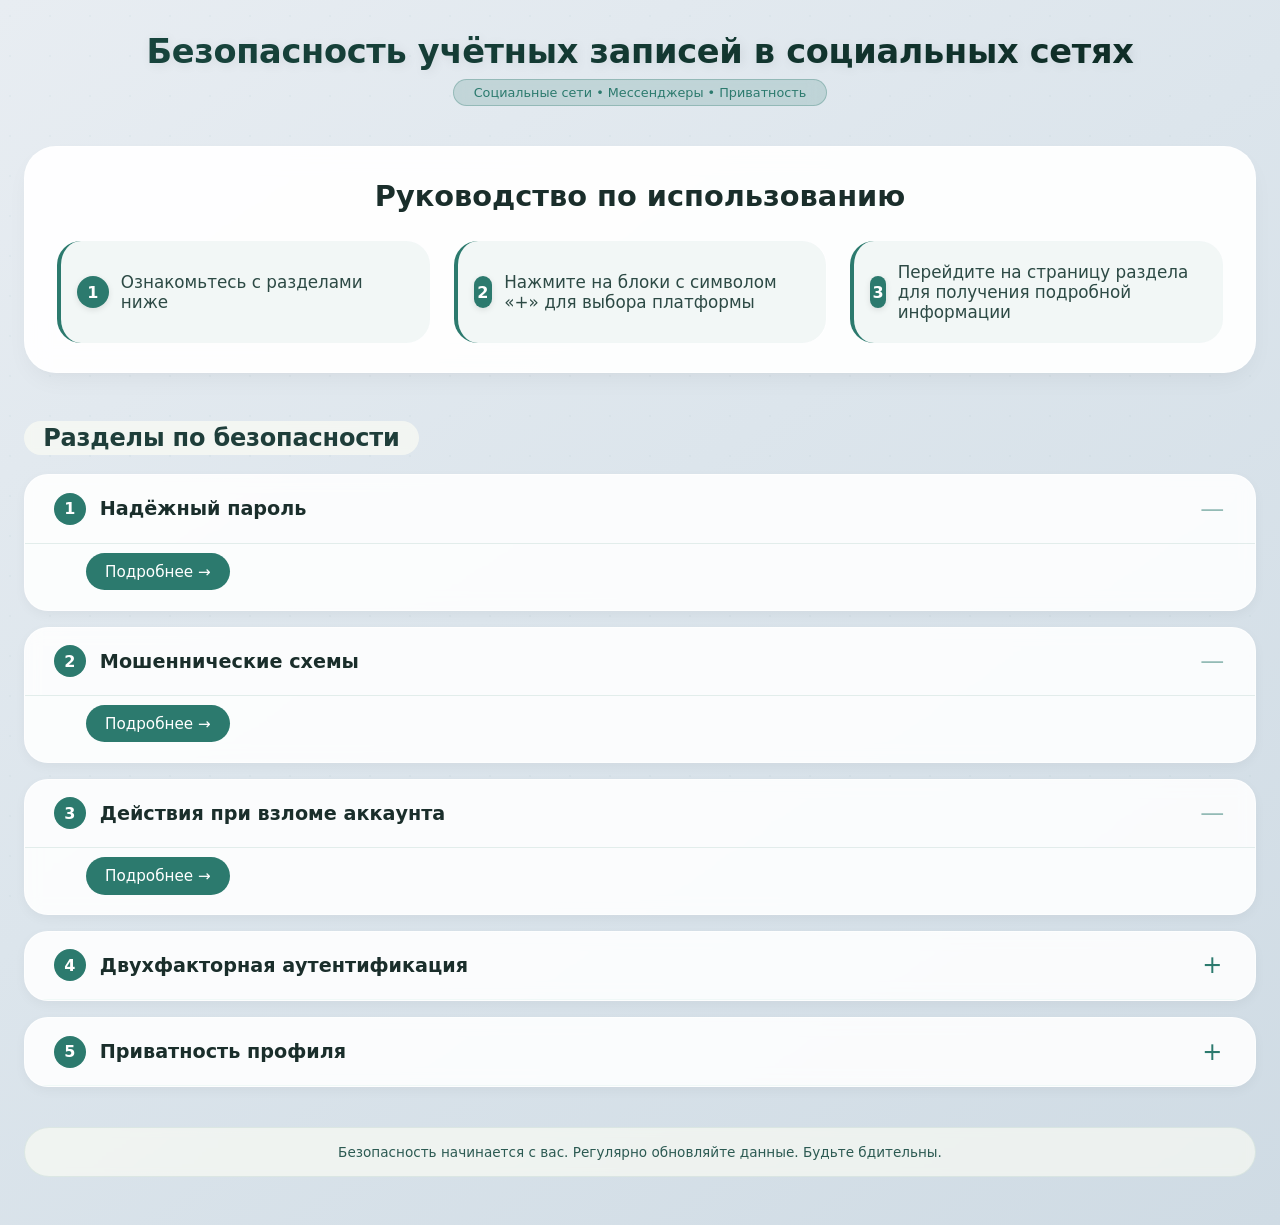
<file: index.html>
<!DOCTYPE html>
<html lang="ru">
<head>
    <meta charset="UTF-8">
    <meta name="viewport" content="width=device-width, initial-scale=1.0, viewport-fit=cover">
    <title>Безопасность учётных записей в социальных сетях</title>
    <link rel="stylesheet" href="css/style.css">
</head>
<body>
<div class="container">
    <div class="hero">
        <h1>Безопасность учётных записей в социальных сетях</h1>
        <div class="hero-badge">Социальные сети • Мессенджеры • Приватность</div>
    </div>

    <div class="instruction-card">
        <h2>Руководство по использованию</h2>
        <div class="steps-grid">
            <div class="step-item"><span class="step-num">1</span> Ознакомьтесь с разделами ниже</div>
            <div class="step-item"><span class="step-num">2</span> Нажмите на блоки с символом «+» для выбора платформы</div>
            <div class="step-item"><span class="step-num">3</span> Перейдите на страницу раздела для получения подробной информации</div>
        </div>
    </div>

    <div class="sections-header">
        <span class="sections-title">Разделы по безопасности</span>
    </div>
    <div class="sections-grid" id="accordionRoot">
        <div class="loader-sections">Загрузка разделов...</div>
    </div>
    <div class="footer-note">
        Безопасность начинается с вас. Регулярно обновляйте данные. Будьте бдительны.
    </div>
</div>

<script>
    function escapeHtml(str) {
        if (!str) return '';
        return str.replace(/[&<>]/g, function(m) {
            if (m === '&') return '&amp;';
            if (m === '<') return '&lt;';
            if (m === '>') return '&gt;';
            return m;
        });
    }

    function renderSubmenu(containerId, platforms) {
        const container = document.getElementById(containerId);
        if (!container) return;
        container.innerHTML = '';
        if (!platforms || platforms.length === 0) {
            container.innerHTML = '<div class="error-msg">Нет доступных платформ</div>';
            return;
        }
        platforms.forEach(platform => {
            const link = document.createElement('a');
            link.className = 'platform-link';
            link.href = platform.url;
            link.innerHTML = `<strong>${escapeHtml(platform.name)}</strong><span style="margin-left:auto; font-size:0.8rem;">подробнее →</span>`;
            container.appendChild(link);
        });
    }

    function renderSections(sections) {
        const container = document.getElementById('accordionRoot');
        if (!container) return;
        container.innerHTML = '';

        if (!sections || sections.length === 0) {
            container.innerHTML = '<div class="error-msg" style="grid-column:1/-1; padding:2rem; text-align:center;">⚠️ Нет доступных разделов. Проверьте data.json</div>';
            return;
        }

        sections.forEach(section => {
            const sectionCard = document.createElement('div');
            sectionCard.className = 'section-card';
            
            if (section.type === 'simple') {
                // Простой раздел с прямой ссылкой
                sectionCard.innerHTML = `
                    <div class="section-header">
                        <div class="left-header">
                            <span class="num-badge">${section.num}</span>
                            <span>${escapeHtml(section.title)}</span>
                        </div>
                        <span class="toggle-icon" style="opacity:0.5;">—</span>
                    </div>
                    <div class="simple-content">
                        <a href="${section.link}" class="section-link">${escapeHtml(section.linkText || 'Перейти к инструкции →')}</a>
                    </div>
                `;
                container.appendChild(sectionCard);
            } 
            else if (section.type === 'submenu') {
                const submenuId = `submenu-${section.num}-${Date.now()}-${Math.random()}`;
                sectionCard.innerHTML = `
                    <div class="section-header">
                        <div class="left-header">
                            <span class="num-badge">${section.num}</span>
                            <span>${escapeHtml(section.title)}</span>
                        </div>
                        <span class="toggle-icon">+</span>
                    </div>
                    <div class="submenu">
                        <div class="submenu-content" id="${submenuId}"></div>
                    </div>
                `;
                container.appendChild(sectionCard);
            
                if (section.platforms && section.platforms.length > 0) {
                    renderSubmenu(submenuId, section.platforms);
                }
            }
        });

        bindAccordionEvents();
    }

    function toggleSection(headerElement) {
        const sectionCard = headerElement.closest('.section-card');
        if (!sectionCard) return;
        const toggleSpan = headerElement.querySelector('.toggle-icon');
        const submenu = sectionCard.querySelector('.submenu');
        if (!submenu) return;
        
        if (sectionCard.classList.contains('active')) {
            sectionCard.classList.remove('active');
            if (toggleSpan) toggleSpan.textContent = '+';
        } else {
            document.querySelectorAll('.section-card').forEach(card => {
                if (card !== sectionCard && card.classList.contains('active')) {
                    card.classList.remove('active');
                    const otherToggle = card.querySelector('.toggle-icon');
                    if (otherToggle) otherToggle.textContent = '+';
                }
            });
            sectionCard.classList.add('active');
            if (toggleSpan) toggleSpan.textContent = '−';
        }
    }

    function bindAccordionEvents() {
        document.querySelectorAll('.section-card .section-header').forEach(header => {
            header.removeEventListener('click', header._listener);
            const handler = function(e) {
                e.stopPropagation();
                const parentCard = this.closest('.section-card');
                const hasSubmenu = parentCard.querySelector('.submenu');
                if (hasSubmenu) toggleSection(this);
            };
            header.addEventListener('click', handler);
            header._listener = handler;
        });
    }

    function loadSections() {
        const dataUrl = 'data.json';
        
        fetch(dataUrl)
            .then(response => {
                if (!response.ok) {
                    throw new Error(`HTTP ${response.status}: ${response.statusText}`);
                }
                return response.json();
            })
            .then(data => {
                if (data.sections && Array.isArray(data.sections)) {
                    renderSections(data.sections);
                    console.log('Загружено разделов:', data.sections.length);
                    data.sections.forEach((s, i) => {
                        console.log(`   Раздел ${i+1}: ${s.title} (тип: ${s.type})`);
                    });
                } else {
                    throw new Error('В data.json нет массива sections');
                }
            })
            .catch(error => {
                console.error('Ошибка загрузки data.json:', error);
                document.getElementById('accordionRoot').innerHTML = `
                    <div class="error-msg" style="grid-column:1/-1; padding:2rem; text-align:center;">
                        Не удалось загрузить разделы.<br>
                        <small>Ошибка: ${error.message}</small>
                    </div>
                `;
            });
    }

    loadSections();
</script>
</body>
</html>
</file>
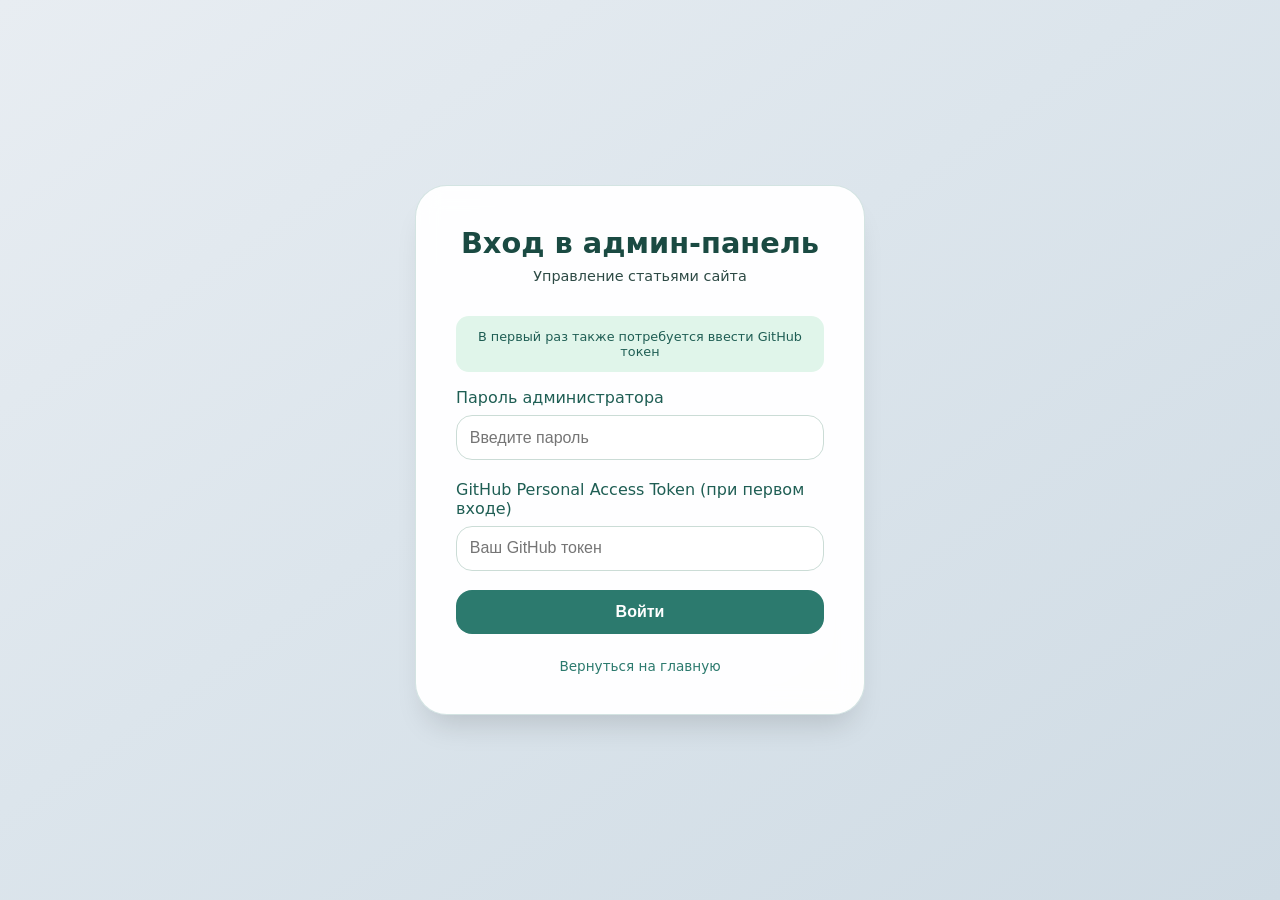
<file: admin/index.html>
<!DOCTYPE html>
<html lang="ru">
<head>
    <meta charset="UTF-8">
    <meta name="viewport" content="width=device-width, initial-scale=1.0">
    <title>Админ-панель - Управление статьями</title>
    <style>
        * {
            margin: 0;
            padding: 0;
            box-sizing: border-box;
        }
        body {
            font-family: 'Inter', system-ui, -apple-system, sans-serif;
            background: #f0f2f5;
            min-height: 100vh;
        }
        .admin-container {
            max-width: 1600px;
            margin: 0 auto;
            padding: 2rem;
        }
        .header {
            display: flex;
            justify-content: space-between;
            align-items: center;
            margin-bottom: 2rem;
            flex-wrap: wrap;
            gap: 1rem;
        }
        h1 {
            color: #1a4a42;
            font-size: 1.8rem;
        }
        .btn-group {
            display: flex;
            gap: 0.8rem;
            flex-wrap: wrap;
        }
        .btn {
            padding: 0.6rem 1.2rem;
            border: none;
            border-radius: 2rem;
            font-size: 0.9rem;
            font-weight: 500;
            cursor: pointer;
            transition: 0.2s;
        }
        .btn-primary {
            background: #2c7a6e;
            color: white;
        }
        .btn-primary:hover {
            background: #1f5e54;
            transform: translateY(-2px);
        }
        .btn-danger {
            background: #dc2626;
            color: white;
        }
        .btn-danger:hover {
            background: #b91c1c;
        }
        .btn-secondary {
            background: #6c757d;
            color: white;
        }
        .btn-secondary:hover {
            background: #5a6268;
        }
        .btn-warning {
            background: #f59e0b;
            color: white;
        }
        .btn-warning:hover {
            background: #d97706;
        }
        .stats {
            display: grid;
            grid-template-columns: repeat(auto-fit, minmax(200px, 1fr));
            gap: 1rem;
            margin-bottom: 2rem;
        }
        .stat-card {
            background: white;
            padding: 1rem;
            border-radius: 1rem;
            text-align: center;
            box-shadow: 0 1px 3px rgba(0,0,0,0.1);
        }
        .stat-number {
            font-size: 2rem;
            font-weight: 700;
            color: #2c7a6e;
        }
        .stat-label {
            color: #666;
            font-size: 0.85rem;
            margin-top: 0.3rem;
        }
        .articles-grid {
            background: white;
            border-radius: 1rem;
            overflow: hidden;
            box-shadow: 0 1px 3px rgba(0,0,0,0.1);
            margin-bottom: 2rem;
        }
        .articles-header {
            display: grid;
            grid-template-columns: 2fr 2fr 1fr 1fr;
            background: #2c7a6e;
            color: white;
            padding: 0.8rem 1rem;
            font-weight: 600;
        }
        .article-row {
            display: grid;
            grid-template-columns: 2fr 2fr 1fr 1fr;
            padding: 0.8rem 1rem;
            border-bottom: 1px solid #eee;
            align-items: center;
        }
        .article-row:hover {
            background: #f9f9f9;
        }
        .article-title {
            font-weight: 500;
        }
        .article-url {
            font-size: 0.85rem;
            color: #666;
            word-break: break-all;
        }
        .action-buttons {
            display: flex;
            gap: 0.5rem;
        }
        .action-btn {
            padding: 0.3rem 0.8rem;
            font-size: 0.8rem;
            border: none;
            border-radius: 0.5rem;
            cursor: pointer;
        }
        .action-edit {
            background: #3b82f6;
            color: white;
        }
        .action-edit:hover {
            background: #2563eb;
        }
        .action-delete {
            background: #ef4444;
            color: white;
        }
        .action-delete:hover {
            background: #dc2626;
        }
        .modal {
            display: none;
            position: fixed;
            top: 0;
            left: 0;
            width: 100%;
            height: 100%;
            background: rgba(0,0,0,0.5);
            justify-content: center;
            align-items: center;
            z-index: 1000;
        }
        .modal-content {
            background: white;
            padding: 1.5rem;
            border-radius: 1rem;
            width: 95%;
            max-width: 1400px;
            max-height: 90vh;
            overflow-y: auto;
        }
        .modal-header {
            display: flex;
            justify-content: space-between;
            align-items: center;
            margin-bottom: 1rem;
            padding-bottom: 0.5rem;
            border-bottom: 1px solid #eee;
        }
        .modal-header h2 {
            color: #1a4a42;
        }
        .close-modal {
            font-size: 1.8rem;
            cursor: pointer;
            color: #999;
        }
        .form-group {
            margin-bottom: 1rem;
        }
        label {
            display: block;
            font-weight: 500;
            margin-bottom: 0.3rem;
            color: #1f5e54;
        }
        input {
            width: 100%;
            padding: 0.7rem;
            border: 1px solid #cbdcd6;
            border-radius: 0.5rem;
            font-size: 0.9rem;
        }
        textarea {
            width: 100%;
            padding: 0.7rem;
            border: 1px solid #cbdcd6;
            border-radius: 0.5rem;
            font-size: 0.9rem;
            font-family: 'Courier New', monospace;
            min-height: 550px;
            resize: vertical;
        }
        .preview-frame {
            width: 100%;
            height: 500px;
            border: 1px solid #cbdcd6;
            border-radius: 0.5rem;
            background: white;
        }
        .tabs {
            display: flex;
            gap: 0.5rem;
            margin-bottom: 1rem;
            border-bottom: 1px solid #cbdcd6;
            padding-bottom: 0.5rem;
        }
        .tab {
            padding: 0.5rem 1rem;
            cursor: pointer;
            border-radius: 0.5rem;
        }
        .tab.active {
            background: #2c7a6e;
            color: white;
        }
        .tab-content {
            display: none;
        }
        .tab-content.active {
            display: block;
        }
        .status {
            position: fixed;
            bottom: 1rem;
            right: 1rem;
            background: #2c7a6e;
            color: white;
            padding: 0.8rem 1.2rem;
            border-radius: 0.5rem;
            display: none;
            z-index: 1001;
        }
        .loading {
            text-align: center;
            padding: 2rem;
            color: #666;
        }
        .token-warning {
            background: #fef3c7;
            border: 1px solid #f59e0b;
            border-radius: 0.5rem;
            padding: 0.8rem;
            margin-bottom: 1rem;
            font-size: 0.85rem;
        }
        .media-grid {
            display: grid;
            grid-template-columns: repeat(auto-fill, minmax(120px, 1fr));
            gap: 0.8rem;
            max-height: 300px;
            overflow-y: auto;
            margin-bottom: 1rem;
        }
        .media-item {
            background: #f9f9f9;
            border-radius: 0.5rem;
            padding: 0.5rem;
            text-align: center;
            cursor: pointer;
            border: 2px solid transparent;
        }
        .media-item:hover {
            border-color: #2c7a6e;
        }
        .media-item img {
            max-width: 100%;
            height: 80px;
            object-fit: cover;
            border-radius: 0.3rem;
        }
        @media (max-width: 768px) {
            .admin-container { padding: 1rem; }
            .articles-header, .article-row {
                grid-template-columns: 1fr;
                gap: 0.3rem;
            }
            .articles-header { display: none; }
            .article-row { padding: 0.8rem; }
            .action-buttons { margin-top: 0.5rem; }
        }
    </style>
</head>
<body>
    <div class="admin-container">
        <div class="header">
            <h1>Админ-панель управления статьями</h1>
            <div class="btn-group">
                <button class="btn btn-primary" onclick="refreshArticles()">Обновить список</button>
                <button class="btn btn-primary" onclick="createNewArticle()">Новая статья</button>
                <button class="btn btn-warning" onclick="runGenerator()">Запустить генератор</button>
                <button class="btn btn-secondary" onclick="showMediaLibrary()">Медиатека</button>
                <button class="btn btn-secondary" onclick="showTokenSettings()">Настройки токена</button>
                <button class="btn btn-danger" onclick="logout()">Выйти</button>
            </div>
        </div>

        <div id="tokenWarning" class="token-warning" style="display: none;">
            GitHub токен не настроен. Нажмите "Настройки токена" для ввода.
        </div>

        <div class="stats">
            <div class="stat-card">
                <div class="stat-number" id="totalArticles">0</div>
                <div class="stat-label">Всего статей</div>
            </div>
            <div class="stat-card">
                <div class="stat-number" id="totalCategories">0</div>
                <div class="stat-label">Категорий</div>
            </div>
            <div class="stat-card">
                <div class="stat-number" id="totalImages">0</div>
                <div class="stat-label">Медиафайлов</div>
            </div>
        </div>

        <div class="articles-grid">
            <div class="articles-header">
                <div>Название статьи</div>
                <div>URL</div>
                <div>Тип</div>
                <div>Действия</div>
            </div>
            <div id="articlesList">
                <div class="loading">Загрузка статей...</div>
            </div>
        </div>
    </div>

    <div id="editorModal" class="modal">
        <div class="modal-content">
            <div class="modal-header">
                <h2 id="modalTitle">Редактирование статьи</h2>
                <span class="close-modal" onclick="closeModal()">&times;</span>
            </div>
            <div class="tabs">
                <div class="tab active" data-tab="edit" onclick="switchTab('edit')">HTML редактор</div>
                <div class="tab" data-tab="preview" onclick="switchTab('preview')">Предпросмотр</div>
            </div>
            <div id="tab-edit" class="tab-content active">
                <div class="form-group">
                    <label>Имя файла (например: 2fa-telegram.html)</label>
                    <input type="text" id="articleFilename" placeholder="filename.html">
                </div>
                <div class="form-group">
                    <label>Полный HTML-код файла</label>
                    <textarea id="articleContent" placeholder="<!DOCTYPE html>..."></textarea>
                    <small style="color: #666; display: block; margin-top: 0.3rem;">
                        Здесь должен быть ПОЛНЫЙ HTML-код страницы, начиная с &lt;!DOCTYPE html&gt;. Для вставки изображений скопируйте ссылку из медиатеки.
                    </small>
                </div>
                <div class="form-group">
                    <button class="btn btn-secondary" onclick="showMediaLibraryForEditor()">Медиатека (копировать ссылки)</button>
                </div>
            </div>
            <div id="tab-preview" class="tab-content">
                <iframe id="previewFrame" class="preview-frame" srcdoc=""></iframe>
            </div>
            <div class="form-group" style="margin-top: 1rem;">
                <button class="btn btn-primary" onclick="saveArticle()">Сохранить на GitHub</button>
                <button class="btn btn-secondary" onclick="closeModal()">Отмена</button>
            </div>
        </div>
    </div>

    <div id="mediaModal" class="modal">
        <div class="modal-content">
            <div class="modal-header">
                <h2>Медиатека</h2>
                <span class="close-modal" onclick="closeMediaModal()">&times;</span>
            </div>
            <div class="form-group">
                <label>Загрузить новый файл</label>
                <input type="file" id="mediaUpload" accept="image/*" onchange="uploadMediaFile(this)">
                <small>Поддерживаются: PNG, JPG, GIF, SVG, WEBP</small>
            </div>
            <div class="form-group">
                <label>Доступные медиафайлы (нажмите для копирования ссылки)</label>
                <div id="mediaList" class="media-grid">
                    <div class="loading">Загрузка...</div>
                </div>
            </div>
        </div>
    </div>

    <div id="tokenModal" class="modal">
        <div class="modal-content">
            <div class="modal-header">
                <h2>Настройки GitHub токена</h2>
                <span class="close-modal" onclick="closeTokenModal()">&times;</span>
            </div>
            <div class="form-group">
                <label>GitHub Personal Access Token</label>
                <input type="password" id="githubTokenInput" placeholder="Введите ваш GitHub токен">
                <small style="color: #666; display: block; margin-top: 0.3rem;">
                    Токен нужен для загрузки файлов на GitHub. Права: repo
                </small>
            </div>
            <div class="form-group">
                <button class="btn btn-primary" onclick="saveToken()">Сохранить токен</button>
            </div>
        </div>
    </div>

    <div id="status" class="status"></div>

    <script>
        const REPO_OWNER = 'EffectGTH';
        const REPO_NAME = 'EffectGTH.github.io';
        const BRANCH = 'main';
        
        let currentArticles = [];
        let mediaFiles = [];
        
        function showStatus(message, isError) {
            const statusDiv = document.getElementById('status');
            statusDiv.textContent = message;
            statusDiv.style.background = isError ? '#dc2626' : '#2c7a6e';
            statusDiv.style.display = 'block';
            setTimeout(() => {
                statusDiv.style.display = 'none';
            }, 5000);
        }

        function escapeHtml(str) {
            if (!str) return '';
            return str.replace(/[&<>]/g, function(m) {
                if (m === '&') return '&amp;';
                if (m === '<') return '&lt;';
                if (m === '>') return '&gt;';
                return m;
            });
        }
        
        function getGitHubToken() {
            return localStorage.getItem('github_token');
        }
        
        function checkToken() {
            const token = getGitHubToken();
            const warning = document.getElementById('tokenWarning');
            if (!token) {
                warning.style.display = 'block';
                return false;
            }
            warning.style.display = 'none';
            return true;
        }
        
        function checkAuth() {
            const isAuth = localStorage.getItem('cms_auth');
            if (isAuth !== 'true') {
                window.location.href = 'login.html';
                return false;
            }
            return true;
        }
        
        async function uploadToGitHub(filename, content, isNew) {
            const token = getGitHubToken();
            if (!token) {
                showStatus('Не настроен GitHub токен', true);
                return false;
            }
            
            const path = `articles/${filename}`;
            const url = `https://api.github.com/repos/${REPO_OWNER}/${REPO_NAME}/contents/${path}`;
            const encodedContent = btoa(unescape(encodeURIComponent(content)));
            
            let sha = null;
            
            if (!isNew) {
                try {
                    const getResponse = await fetch(url, {
                        headers: {
                            'Authorization': `token ${token}`,
                            'Accept': 'application/vnd.github.v3+json'
                        }
                    });
                    if (getResponse.ok) {
                        const data = await getResponse.json();
                        sha = data.sha;
                    }
                } catch (e) {}
            }
            
            const body = {
                message: isNew ? `Добавлен файл ${filename}` : `Обновлён файл ${filename}`,
                content: encodedContent,
                branch: BRANCH
            };
            
            if (sha) {
                body.sha = sha;
            }
            
            try {
                const response = await fetch(url, {
                    method: 'PUT',
                    headers: {
                        'Authorization': `token ${token}`,
                        'Content-Type': 'application/json',
                        'Accept': 'application/vnd.github.v3+json'
                    },
                    body: JSON.stringify(body)
                });
                
                if (response.ok) {
                    showStatus(`Файл ${filename} сохранён на GitHub`, false);
                    return true;
                } else {
                    const error = await response.json();
                    showStatus(`Ошибка: ${error.message}`, true);
                    return false;
                }
            } catch (error) {
                showStatus(`Ошибка загрузки: ${error.message}`, true);
                return false;
            }
        }
        
        async function deleteFromGitHub(filename) {
            const token = getGitHubToken();
            if (!token) {
                showStatus('Не настроен GitHub токен', true);
                return false;
            }
            
            const path = `articles/${filename}`;
            const url = `https://api.github.com/repos/${REPO_OWNER}/${REPO_NAME}/contents/${path}`;
            
            try {
                const getResponse = await fetch(url, {
                    headers: {
                        'Authorization': `token ${token}`,
                        'Accept': 'application/vnd.github.v3+json'
                    }
                });
                
                if (!getResponse.ok) {
                    showStatus('Файл не найден на GitHub', true);
                    return false;
                }
                
                const data = await getResponse.json();
                
                const deleteResponse = await fetch(url, {
                    method: 'DELETE',
                    headers: {
                        'Authorization': `token ${token}`,
                        'Content-Type': 'application/json',
                        'Accept': 'application/vnd.github.v3+json'
                    },
                    body: JSON.stringify({
                        message: `Удалён файл ${filename}`,
                        sha: data.sha,
                        branch: BRANCH
                    })
                });
                
                if (deleteResponse.ok) {
                    showStatus(`Файл ${filename} удалён с GitHub`, false);
                    return true;
                } else {
                    const error = await deleteResponse.json();
                    showStatus(`Ошибка: ${error.message}`, true);
                    return false;
                }
            } catch (error) {
                showStatus(`Ошибка: ${error.message}`, true);
                return false;
            }
        }
        
        async function uploadMediaFile(input) {
            const file = input.files[0];
            if (!file) return;
            
            const fileExt = file.name.split('.').pop().toLowerCase();
            const isImage = ['png', 'jpg', 'jpeg', 'gif', 'svg', 'webp'].includes(fileExt);
            
            if (!isImage) {
                showStatus('Неподдерживаемый тип файла. Только изображения.', true);
                return;
            }
            
            const reader = new FileReader();
            reader.onload = async function(e) {
                const base64 = e.target.result.split(',')[1];
                const filename = `${Date.now()}_${file.name}`;
                const success = await uploadToGitHub(filename, base64, true);
                if (success) {
                    showStatus(`Файл ${filename} загружен`, false);
                    loadMediaLibrary();
                }
            };
            reader.readAsDataURL(file);
            input.value = '';
        }
        
        async function loadMediaLibrary() {
            const container = document.getElementById('mediaList');
            if (!container) return;
            
            container.innerHTML = '<div class="loading">Загрузка...</div>';
            mediaFiles = [];
            
            const token = getGitHubToken();
            if (!token) {
                container.innerHTML = '<div>Токен не настроен</div>';
                return;
            }
            
            try {
                const url = `https://api.github.com/repos/${REPO_OWNER}/${REPO_NAME}/contents/images`;
                const response = await fetch(url, {
                    headers: {
                        'Authorization': `token ${token}`,
                        'Accept': 'application/vnd.github.v3+json'
                    }
                });
                
                if (response.ok) {
                    const data = await response.json();
                    mediaFiles = data.filter(item => !item.name.endsWith('.gitkeep'));
                    
                    document.getElementById('totalImages').textContent = mediaFiles.length;
                    
                    if (mediaFiles.length === 0) {
                        container.innerHTML = '<div>Нет медиафайлов. Загрузите первый.</div>';
                        return;
                    }
                    
                    container.innerHTML = '';
                    mediaFiles.forEach(file => {
                        const fileUrl = `../images/${file.name}`;
                        
                        const item = document.createElement('div');
                        item.className = 'media-item';
                        item.onclick = () => copyToClipboard(fileUrl);
                        item.innerHTML = `<img src="${fileUrl}" alt="${file.name}"><div style="font-size:0.7rem; margin-top:0.3rem;">${file.name.substring(0, 15)}</div>`;
                        container.appendChild(item);
                    });
                } else {
                    container.innerHTML = '<div>Папка images пуста или не создана.</div>';
                }
            } catch (error) {
                console.error('Ошибка загрузки медиа:', error);
                container.innerHTML = '<div>Ошибка загрузки медиафайлов</div>';
            }
        }
        
        function copyToClipboard(text) {
            navigator.clipboard.writeText(text);
            showStatus(`Ссылка скопирована: ${text}`, false);
        }
        
        function showMediaLibrary() {
            loadMediaLibrary();
            document.getElementById('mediaModal').style.display = 'flex';
        }
        
        function showMediaLibraryForEditor() {
            loadMediaLibrary();
            document.getElementById('mediaModal').style.display = 'flex';
        }
        
        function closeMediaModal() {
            document.getElementById('mediaModal').style.display = 'none';
        }
        
        function runGenerator() {
            showStatus('Генератор data.json запускается через Actions (см. вкладку Actions)', false);
        }
        
        async function refreshArticles() {
            const container = document.getElementById('articlesList');
            container.innerHTML = '<div class="loading">Загрузка статей...</div>';
            
            try {
                const response = await fetch('../data.json?' + Date.now());
                
                if (!response.ok) {
                    throw new Error(`HTTP ${response.status}: ${response.statusText}`);
                }
                
                const data = await response.json();
                
                const articles = [];
                
                if (data.sections && Array.isArray(data.sections)) {
                    data.sections.forEach(section => {
                        if (section.type === 'simple') {
                            articles.push({
                                name: section.title,
                                url: section.link,
                                type: 'simple',
                                filename: section.link.split('/').pop()
                            });
                        } else if (section.type === 'submenu' && section.platforms) {
                            section.platforms.forEach(platform => {
                                articles.push({
                                    name: platform.name,
                                    url: platform.url,
                                    type: 'submenu',
                                    filename: platform.url.split('/').pop()
                                });
                            });
                        }
                    });
                }
                
                currentArticles = articles;
                
                document.getElementById('totalArticles').textContent = articles.length;
                document.getElementById('totalCategories').textContent = data.sections ? data.sections.length : 0;
                
                if (articles.length === 0) {
                    container.innerHTML = '<div class="loading">Нет статей. Создайте первую.</div>';
                    return;
                }
                
                container.innerHTML = '';
                articles.forEach(article => {
                    const row = document.createElement('div');
                    row.className = 'article-row';
                    row.innerHTML = `
                        <div class="article-title">${escapeHtml(article.name)}</div>
                        <div class="article-url">${escapeHtml(article.url)}</div>
                        <div>${article.type === 'simple' ? 'Простая' : 'Подменю'}</div>
                        <div class="action-buttons">
                            <button class="action-btn action-edit" onclick="editArticle('${article.filename}')">Редактировать</button>
                            <button class="action-btn action-delete" onclick="deleteArticle('${article.filename}')">Удалить</button>
                        </div>
                    `;
                    container.appendChild(row);
                });
                
            } catch (error) {
                console.error('Ошибка:', error);
                container.innerHTML = '<div class="loading">Ошибка загрузки статей. Проверьте, существует ли файл data.json</div>';
            }
        }
        
        function switchTab(tabName) {
            document.querySelectorAll('.tab').forEach(tab => tab.classList.remove('active'));
            document.querySelectorAll('.tab-content').forEach(content => content.classList.remove('active'));
            
            document.querySelector(`.tab[data-tab="${tabName}"]`).classList.add('active');
            document.getElementById(`tab-${tabName}`).classList.add('active');
            
            if (tabName === 'preview') {
                updatePreview();
            }
        }
        
        function updatePreview() {
            const content = document.getElementById('articleContent').value;
            const previewFrame = document.getElementById('previewFrame');
            if (previewFrame) {
                previewFrame.srcdoc = content;
            }
        }

        async function editArticle(filename) {
            const token = getGitHubToken();
            if (!token) {
                showStatus('Для редактирования нужен GitHub токен', true);
                showTokenSettings();
                return;
            }
            
            try {
                const url = `https://api.github.com/repos/${REPO_OWNER}/${REPO_NAME}/contents/articles/${filename}`;
                const response = await fetch(url, {
                    headers: {
                        'Authorization': `token ${token}`,
                        'Accept': 'application/vnd.github.v3+json'
                    }
                });
                
                if (response.ok) {
                    const data = await response.json();
                    const content = decodeURIComponent(escape(atob(data.content)));
                    
                    document.getElementById('articleFilename').value = filename;
                    document.getElementById('articleContent').value = content;
                    
                    document.getElementById('modalTitle').textContent = 'Редактирование статьи';
                    document.getElementById('editorModal').style.display = 'flex';
                    switchTab('edit');
                } else {
                    showStatus('Не удалось загрузить файл с GitHub', true);
                }
            } catch (error) {
                console.error('Ошибка:', error);
                showStatus('Ошибка загрузки: ' + error.message, true);
            }
        }

        function createNewArticle() {
            const template = `<!DOCTYPE html>
<html lang="ru">
<head>
    <meta charset="UTF-8">
    <meta name="viewport" content="width=device-width, initial-scale=1.0, viewport-fit=cover">
    <title>Новая статья</title>
    <link rel="stylesheet" href="../css/style.css">
    <link rel="stylesheet" href="../css/style-password.css">
</head>
<body>
<div class="container">
    <a href="../index.html" class="back-button">На главную</a>
    
    <div class="hero">
        <h1 class="page-title">Заголовок статьи</h1>
        <div class="hero-badge">Категория</div>
    </div>
    
    <div class="general-tips">
        <p>Напишите здесь текст статьи...</p>
    </div>
    
    <div class="footer-note">
        Безопасность начинается с вас.
    </div>
</div>
</body>
</html>`;
            
            document.getElementById('articleFilename').value = '';
            document.getElementById('articleContent').value = template;
            
            document.getElementById('modalTitle').textContent = 'Создание новой статьи';
            document.getElementById('editorModal').style.display = 'flex';
            switchTab('edit');
        }

        async function saveArticle() {
            let filename = document.getElementById('articleFilename').value;
            const content = document.getElementById('articleContent').value;
            
            if (!filename) {
                showStatus('Укажите имя файла', true);
                return;
            }
            
            if (!filename.endsWith('.html')) {
                filename += '.html';
            }
            
            if (!content || content === '') {
                showStatus('Содержимое статьи не может быть пустым', true);
                return;
            }
            
            const isNew = !currentArticles.some(a => a.filename === filename);
            const success = await uploadToGitHub(filename, content, isNew);
            
            if (success) {
                closeModal();
                setTimeout(() => refreshArticles(), 3000);
            }
        }
        
        async function deleteArticle(filename) {
            if (!confirm(`Удалить статью ${filename}?`)) return;
            
            const success = await deleteFromGitHub(filename);
            if (success) {
                setTimeout(() => refreshArticles(), 3000);
            }
        }
        
        function showTokenSettings() {
            const savedToken = localStorage.getItem('github_token') || '';
            document.getElementById('githubTokenInput').value = savedToken;
            document.getElementById('tokenModal').style.display = 'flex';
        }
        
        function saveToken() {
            const token = document.getElementById('githubTokenInput').value;
            if (token) {
                localStorage.setItem('github_token', token);
                showStatus('Токен сохранён', false);
                closeTokenModal();
                checkToken();
                loadMediaLibrary();
                refreshArticles();
            } else {
                showStatus('Введите токен', true);
            }
        }
        
        function closeModal() {
            document.getElementById('editorModal').style.display = 'none';
            switchTab('edit');
        }
        
        function closeTokenModal() {
            document.getElementById('tokenModal').style.display = 'none';
        }
        
        function logout() {
            localStorage.removeItem('cms_auth');
            window.location.href = 'login.html';
        }
        
        if (checkAuth()) {
            checkToken();
            refreshArticles();
            loadMediaLibrary();
        }
    </script>
</body>
</html>
</file>
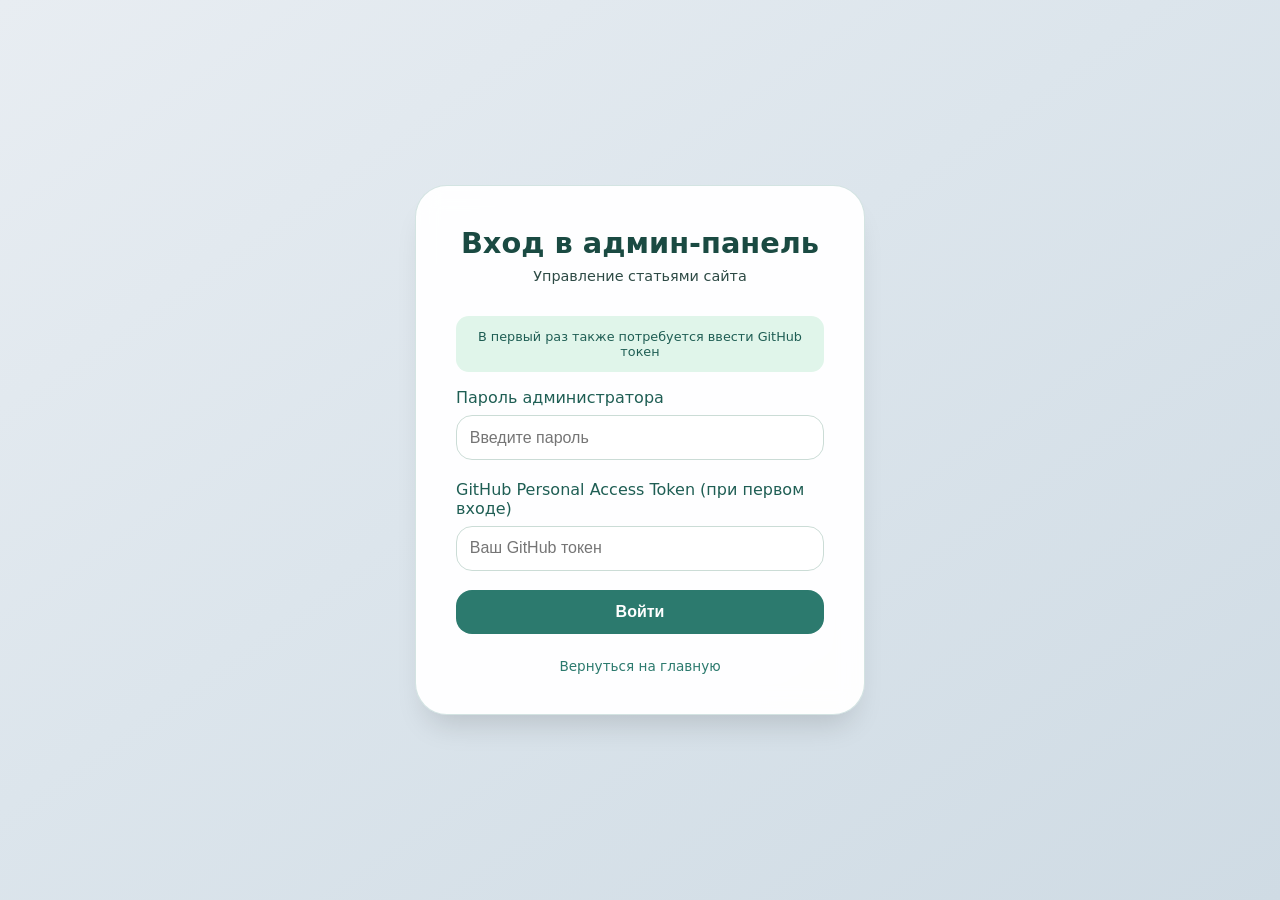
<file: admin/login.html>
<!DOCTYPE html>
<html lang="ru">
<head>
    <meta charset="UTF-8">
    <meta name="viewport" content="width=device-width, initial-scale=1.0">
    <title>Вход в админ-панель</title>
    <style>
        * {
            margin: 0;
            padding: 0;
            box-sizing: border-box;
        }
        body {
            font-family: 'Inter', system-ui, -apple-system, sans-serif;
            background: linear-gradient(145deg, #e8edf2 0%, #dce5ec 45%, #cfdbe4 100%);
            min-height: 100vh;
            display: flex;
            align-items: center;
            justify-content: center;
        }
        .login-container {
            background: rgba(255, 255, 255, 0.96);
            backdrop-filter: blur(12px);
            border-radius: 2rem;
            padding: 2.5rem;
            width: 100%;
            max-width: 450px;
            box-shadow: 0 20px 30px -12px rgba(0, 0, 0, 0.15);
            border: 1px solid rgba(44,122,110,0.2);
        }
        h1 {
            color: #1a4a42;
            font-size: 1.8rem;
            margin-bottom: 0.5rem;
            text-align: center;
        }
        .subtitle {
            text-align: center;
            color: #2d4a45;
            margin-bottom: 2rem;
            font-size: 0.9rem;
        }
        .form-group {
            margin-bottom: 1.2rem;
        }
        label {
            display: block;
            margin-bottom: 0.5rem;
            color: #1f5e54;
            font-weight: 500;
        }
        input {
            width: 100%;
            padding: 0.8rem;
            border: 1px solid #cbdcd6;
            border-radius: 1rem;
            font-size: 1rem;
            transition: 0.2s;
        }
        input:focus {
            outline: none;
            border-color: #2c7a6e;
            box-shadow: 0 0 0 3px rgba(44,122,110,0.2);
        }
        button {
            width: 100%;
            padding: 0.8rem;
            background: #2c7a6e;
            color: white;
            border: none;
            border-radius: 1rem;
            font-size: 1rem;
            font-weight: 600;
            cursor: pointer;
            transition: 0.2s;
        }
        button:hover {
            background: #1f5e54;
            transform: translateY(-2px);
        }
        .error {
            background: #ffe0d9;
            color: #b33a2e;
            padding: 0.8rem;
            border-radius: 0.8rem;
            margin-bottom: 1rem;
            text-align: center;
            display: none;
        }
        .info {
            background: #e0f5ea;
            color: #1f5e54;
            padding: 0.8rem;
            border-radius: 0.8rem;
            margin-bottom: 1rem;
            text-align: center;
            font-size: 0.8rem;
        }
        .back-link {
            display: block;
            text-align: center;
            margin-top: 1.5rem;
            color: #2c7a6e;
            text-decoration: none;
            font-size: 0.85rem;
        }
        .back-link:hover {
            text-decoration: underline;
        }
    </style>
</head>
<body>
    <div class="login-container">
        <h1>Вход в админ-панель</h1>
        <div class="subtitle">Управление статьями сайта</div>
        
        <div class="info">
            В первый раз также потребуется ввести GitHub токен
        </div>
        
        <div id="errorMsg" class="error"></div>
        
        <div class="form-group">
            <label>Пароль администратора</label>
            <input type="password" id="password" placeholder="Введите пароль" onkeypress="if(event.key==='Enter') login()">
        </div>
        
        <div class="form-group">
            <label>GitHub Personal Access Token (при первом входе)</label>
            <input type="password" id="githubToken" placeholder="Ваш GitHub токен">
        </div>
        
        <button onclick="login()">Войти</button>
        
        <a href="../index.html" class="back-link">Вернуться на главную</a>
    </div>

    <script>
        const ADMIN_PASSWORD = 'admin2024';
        
        function login() {
            const password = document.getElementById('password').value;
            const githubToken = document.getElementById('githubToken').value;
            const errorDiv = document.getElementById('errorMsg');
            
            if (password === ADMIN_PASSWORD) {
                localStorage.setItem('cms_auth', 'true');
                if (githubToken) {
                    localStorage.setItem('github_token', githubToken);
                }
                window.location.href = 'index.html';
            } else {
                errorDiv.textContent = 'Неверный пароль. Попробуйте еще раз.';
                errorDiv.style.display = 'block';
                setTimeout(() => {
                    errorDiv.style.display = 'none';
                }, 3000);
            }
        }
        
        const savedToken = localStorage.getItem('github_token');
        if (savedToken) {
            document.getElementById('githubToken').value = savedToken;
        }
    </script>
</body>
</html>
</file>
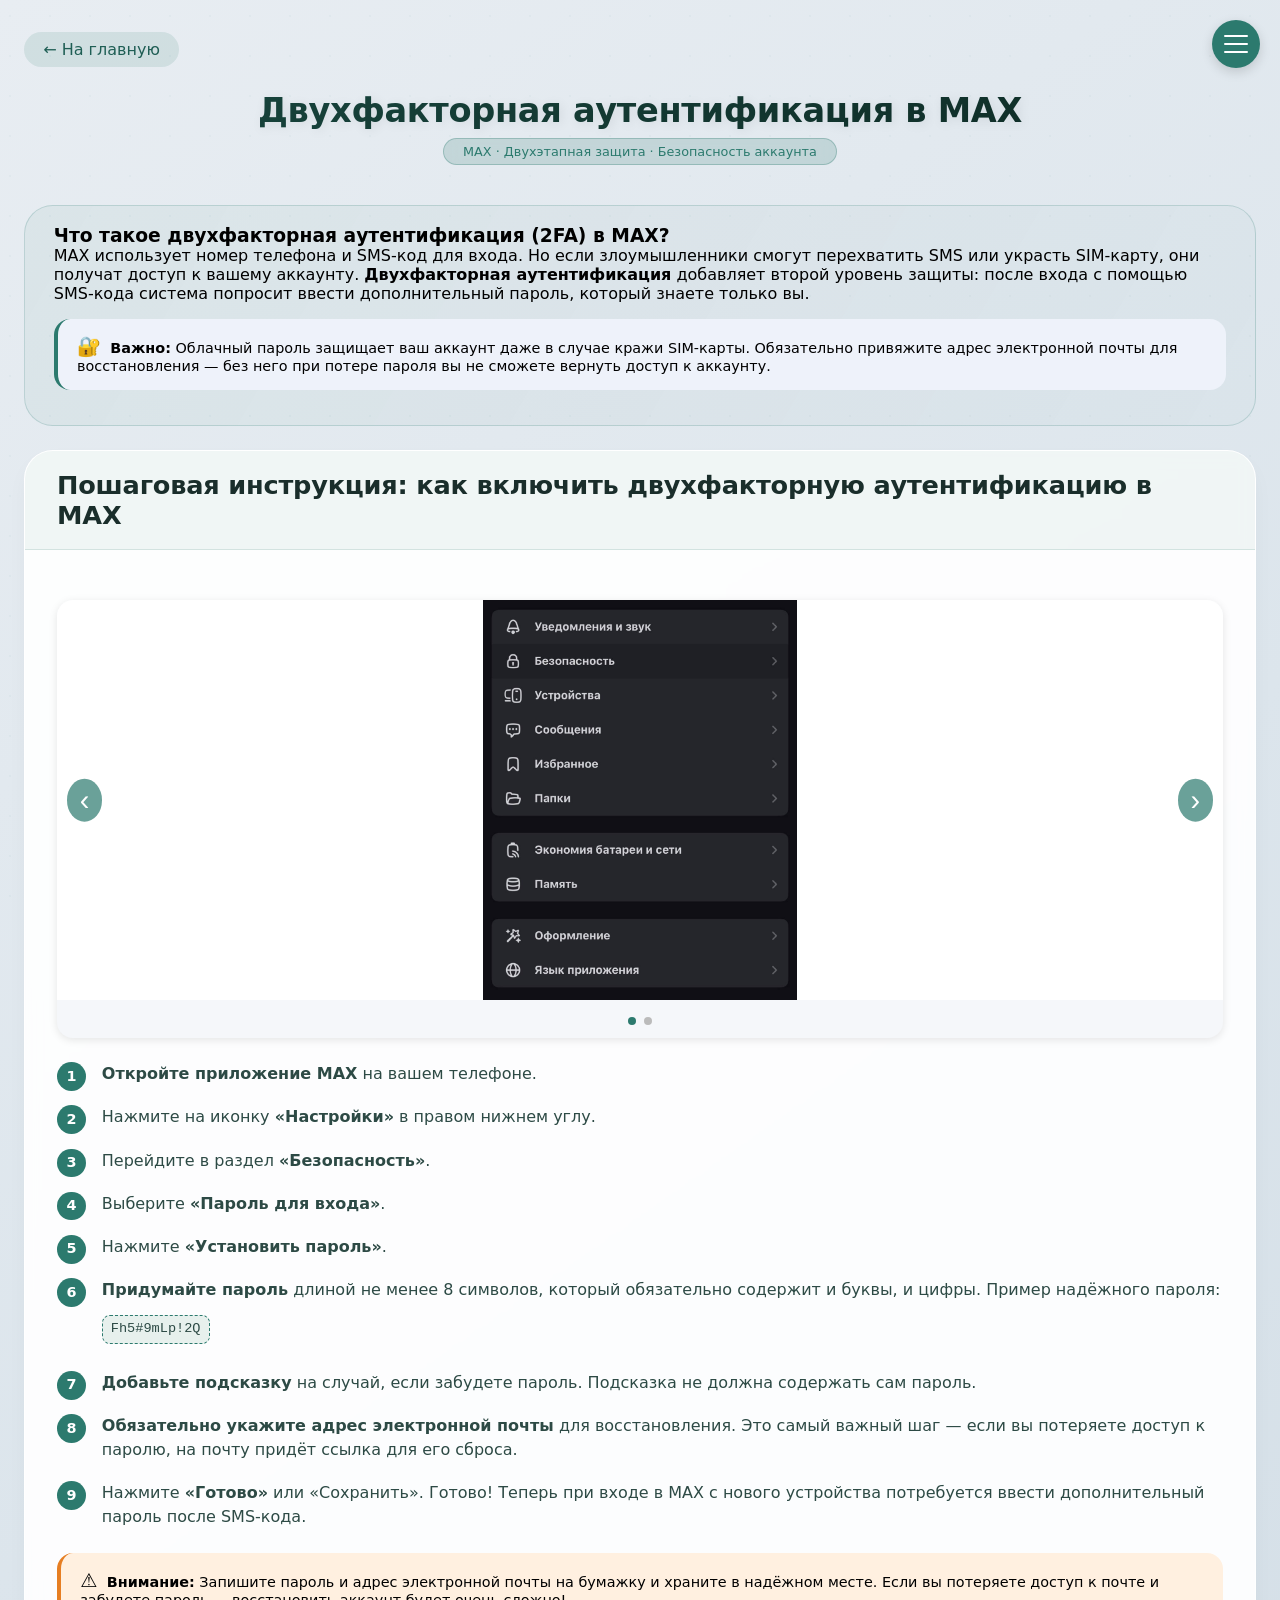
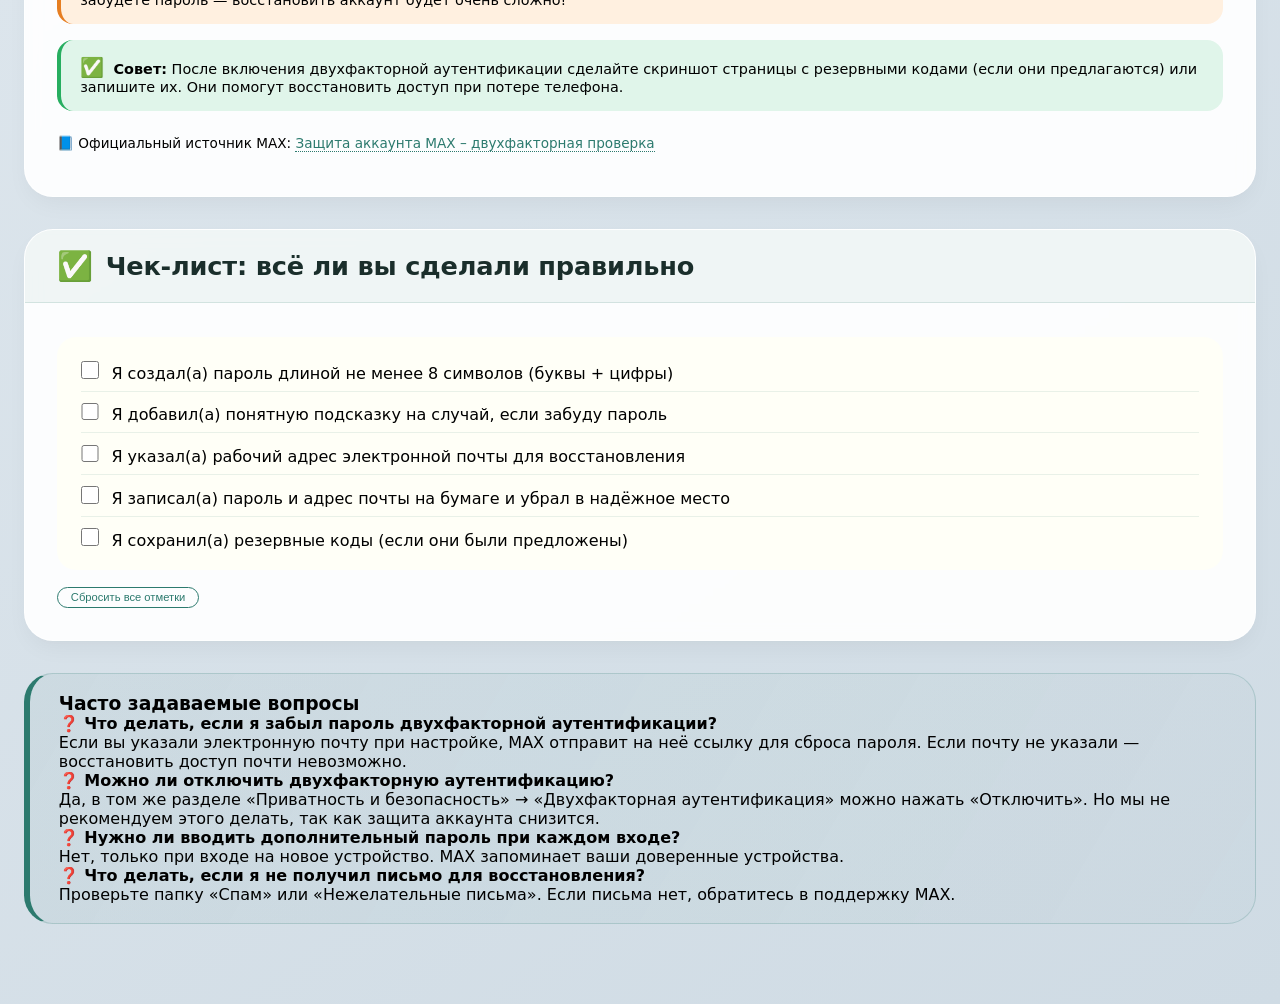
<file: articles/2fa-max.html>
<!DOCTYPE html>
<html lang="ru">
<head>
    <meta charset="UTF-8">
    <meta name="viewport" content="width=device-width, initial-scale=1.0, viewport-fit=cover">
    <title>Двухфакторная аутентификация в МАХ: пошаговая инструкция</title>
    <link rel="stylesheet" href="../css/style.css">
    <link rel="stylesheet" href="../css/style-password.css">
    <style>
        .step-list {
            counter-reset: step-counter;
            list-style: none;
            padding-left: 0;
            margin: 1.5rem 0;
        }
        .step-list li {
            counter-increment: step-counter;
            margin-bottom: 1.2rem;
            padding-left: 2.8rem;
            position: relative;
            font-size: 1rem;
            line-height: 1.5;
            color: var(--text-soft);
        }
        .step-list li::before {
            content: counter(step-counter);
            position: absolute;
            left: 0;
            top: 0;
            width: 1.8rem;
            height: 1.8rem;
            background: var(--accent-teal);
            color: white;
            border-radius: 50%;
            display: flex;
            align-items: center;
            justify-content: center;
            font-weight: bold;
            font-size: 0.9rem;
        }
        .info-note {
            background: #eef2fa;
            border-left: 4px solid var(--accent-teal);
            padding: 1rem 1.2rem;
            border-radius: 1rem;
            margin: 1rem 0;
            font-size: 0.9rem;
        }
        .warning-note {
            background: #fff0e0;
            border-left: 4px solid #e67e22;
            padding: 1rem 1.2rem;
            border-radius: 1rem;
            margin: 1rem 0;
            font-size: 0.9rem;
        }
        .success-note {
            background: #e0f5ea;
            border-left: 4px solid #27ae60;
            padding: 1rem 1.2rem;
            border-radius: 1rem;
            margin: 1rem 0;
            font-size: 0.9rem;
        }
        .checklist-simple {
            background: rgba(255,255,245,0.8);
            border-radius: 1.2rem;
            padding: 0.8rem 1.5rem 0.8rem 1.5rem;
            margin: 0.5rem 0 1rem 0;
        }
        .checklist-simple li {
            display: flex;
            align-items: baseline;
            gap: 0.8rem;
            padding: 0.5rem 0;
            border-bottom: 1px solid rgba(44,122,110,0.1);
        }
        .checklist-simple li:last-child {
            border-bottom: none;
        }
        .checklist-simple input {
            width: 1.1rem;
            height: 1.1rem;
            accent-color: var(--accent-teal);
            flex-shrink: 0;
            margin-top: 0.2rem;
        }
        .password-card .card-body h3 {
            margin-bottom: 0.25rem;
        }
        .menu-toggle, .side-menu, .overlay {
            z-index: 1100;
        }
        .side-menu a::before {
            content: none;
        }
        .side-menu a {
            padding-left: 1rem;
        }
        @media (max-width: 680px) {
            .step-list li {
                font-size: 0.9rem;
                padding-left: 2.2rem;
            }
            .step-list li::before {
                width: 1.5rem;
                height: 1.5rem;
                font-size: 0.8rem;
            }
        }
    </style>
</head>
<body>

<div class="menu-toggle" id="menuToggle">
    <span></span>
</div>
<div class="overlay" id="overlay"></div>
<div class="side-menu" id="sideMenu">
    <button class="close-menu" id="closeMenuBtn">✕</button>
    <div id="sideMenuContent">
        <div class="loader-sections">Загрузка разделов...</div>
    </div>
</div>

<div class="container">
    <a href="../index.html" class="back-button">← На главную</a>

    <div class="hero">
        <h1 class="page-title">Двухфакторная аутентификация в МАХ</h1>
        <div class="hero-badge">МАХ · Двухэтапная защита · Безопасность аккаунта</div>
    </div>

    <!-- РЕДАКТИРУЕМЫЙ БЛОК ДЛЯ АДМИНКИ -->
    <div class="editable-content">
        <div class="general-tips" style="margin-bottom: 1.5rem;">
            <h3>Что такое двухфакторная аутентификация (2FA) в МАХ?</h3>
            <p>МАХ использует номер телефона и SMS-код для входа. Но если злоумышленники смогут перехватить SMS или украсть SIM-карту, они получат доступ к вашему аккаунту. <strong>Двухфакторная аутентификация</strong> добавляет второй уровень защиты: после входа с помощью SMS-кода система попросит ввести дополнительный пароль, который знаете только вы.</p>
            <div class="info-note">
                <span style="font-size:1.2rem; margin-right:0.3rem;">🔐</span> <strong>Важно:</strong> Облачный пароль защищает ваш аккаунт даже в случае кражи SIM-карты. Обязательно привяжите адрес электронной почты для восстановления — без него при потере пароля вы не сможете вернуть доступ к аккаунту.
            </div>
        </div>

        <div class="password-card">
            <div class="card-header">
                <h3>Пошаговая инструкция: как включить двухфакторную аутентификацию в МАХ</h3>
            </div>
            <div class="card-body">
                <!-- КАРУСЕЛЬ ДЛЯ MAX -->
                <div class="screenshot-carousel" data-images='[
                    "../images/max-1.jpg",
                    "../images/max-2.jpg"
                ]'>
                    <div class="carousel-container">
                        <div class="carousel-track"></div>
                        <button class="carousel-btn prev">‹</button>
                        <button class="carousel-btn next">›</button>
                    </div>
                    <div class="carousel-dots"></div>
                </div>
                
                <ul class="step-list">
                    <li><strong>Откройте приложение МАХ</strong> на вашем телефоне.</li>
                    <li>Нажмите на иконку <strong>«Настройки»</strong> в правом нижнем углу.</li>
                    <li>Перейдите в раздел <strong>«Безопасность»</strong>.</li>
                    <li>Выберите <strong>«Пароль для входа»</strong>.</li>
                    <li>Нажмите <strong>«Установить пароль»</strong>.</li>
                    <li><strong>Придумайте пароль</strong> длиной не менее 8 символов, который обязательно содержит и буквы, и цифры. Пример надёжного пароля: <span class="example-pass" style="font-size:0.85rem; background:#e7f0ed; padding:0.2rem 0.5rem; border-radius:0.5rem;">Fh5#9mLp!2Q</span></li>
                    <li><strong>Добавьте подсказку</strong> на случай, если забудете пароль. Подсказка не должна содержать сам пароль.</li>
                    <li><strong>Обязательно укажите адрес электронной почты</strong> для восстановления. Это самый важный шаг — если вы потеряете доступ к паролю, на почту придёт ссылка для его сброса.</li>
                    <li>Нажмите <strong>«Готово»</strong> или «Сохранить». Готово! Теперь при входе в МАХ с нового устройства потребуется ввести дополнительный пароль после SMS-кода.</li>
                </ul>

                <div class="warning-note">
                    <span style="font-size:1.2rem; margin-right:0.3rem;">⚠️</span> <strong>Внимание:</strong> Запишите пароль и адрес электронной почты на бумажку и храните в надёжном месте. Если вы потеряете доступ к почте и забудете пароль — восстановить аккаунт будет очень сложно!
                </div>

                <div class="success-note">
                    <span style="font-size:1.2rem; margin-right:0.3rem;">✅</span> <strong>Совет:</strong> После включения двухфакторной аутентификации сделайте скриншот страницы с резервными кодами (если они предлагаются) или запишите их. Они помогут восстановить доступ при потере телефона.
                </div>

                <div class="source-link" style="margin-top: 1.5rem;">
                    📘 Официальный источник МАХ: <a href="https://kras-kray.ru/zashchitite-svoj-akkaunt-makh-podklyuchite-dvoynuyu-proverku-vkhoda" target="_blank" rel="noopener noreferrer">Защита аккаунта МАХ – двухфакторная проверка</a>
                </div>
            </div>
        </div>

        <div class="password-card">
            <div class="card-header">
                <span style="font-size: 1.8rem;">✅</span>
                <h3>Чек-лист: всё ли вы сделали правильно</h3>
            </div>
            <div class="card-body">
                <ul class="checklist-simple" id="max-2fa-checklist">
                    <li><input type="checkbox" id="max_check1"> <label for="max_check1">Я создал(а) пароль длиной не менее 8 символов (буквы + цифры)</label></li>
                    <li><input type="checkbox" id="max_check2"> <label for="max_check2">Я добавил(а) понятную подсказку на случай, если забуду пароль</label></li>
                    <li><input type="checkbox" id="max_check3"> <label for="max_check3">Я указал(а) рабочий адрес электронной почты для восстановления</label></li>
                    <li><input type="checkbox" id="max_check4"> <label for="max_check4">Я записал(а) пароль и адрес почты на бумаге и убрал в надёжное место</label></li>
                    <li><input type="checkbox" id="max_check5"> <label for="max_check5">Я сохранил(а) резервные коды (если они были предложены)</label></li>
                </ul>
                <div style="margin-top: 0.8rem;">
                    <button id="resetMaxChecklist" class="reset-checklist">Сбросить все отметки</button>
                </div>
            </div>
        </div>

        <div class="general-tips" style="border-left: 6px solid var(--accent-teal);">
            <h3>Часто задаваемые вопросы</h3>
            <p><strong>❓ Что делать, если я забыл пароль двухфакторной аутентификации?</strong><br>Если вы указали электронную почту при настройке, МАХ отправит на неё ссылку для сброса пароля. Если почту не указали — восстановить доступ почти невозможно.</p>
            <p><strong>❓ Можно ли отключить двухфакторную аутентификацию?</strong><br>Да, в том же разделе «Приватность и безопасность» → «Двухфакторная аутентификация» можно нажать «Отключить». Но мы не рекомендуем этого делать, так как защита аккаунта снизится.</p>
            <p><strong>❓ Нужно ли вводить дополнительный пароль при каждом входе?</strong><br>Нет, только при входе на новое устройство. МАХ запоминает ваши доверенные устройства.</p>
            <p><strong>❓ Что делать, если я не получил письмо для восстановления?</strong><br>Проверьте папку «Спам» или «Нежелательные письма». Если письма нет, обратитесь в поддержку МАХ.</p>
        </div>
    </div>
    <!-- КОНЕЦ РЕДАКТИРУЕМОГО БЛОКА -->
</div>

<script>
    (function() {
        const checkboxes = document.querySelectorAll('#max-2fa-checklist input[type="checkbox"]');
        const resetBtn = document.getElementById('resetMaxChecklist');

        function saveChecklistState() {
            const states = {};
            checkboxes.forEach(cb => { states[cb.id] = cb.checked; });
            localStorage.setItem('max_2fa_checklist', JSON.stringify(states));
        }

        function loadChecklistState() {
            const saved = localStorage.getItem('max_2fa_checklist');
            if (saved) {
                try {
                    const states = JSON.parse(saved);
                    checkboxes.forEach(cb => { if (states[cb.id]) cb.checked = states[cb.id]; });
                } catch(e) {}
            }
        }

        function resetChecklist() {
            checkboxes.forEach(cb => cb.checked = false);
            saveChecklistState();
        }

        checkboxes.forEach(cb => cb.addEventListener('change', saveChecklistState));
        if (resetBtn) resetBtn.addEventListener('click', resetChecklist);
        loadChecklistState();
    })();

    function escapeHtml(str) {
        if (!str) return '';
        return str.replace(/[&<>]/g, function(m) {
            if (m === '&') return '&amp;';
            if (m === '<') return '&lt;';
            if (m === '>') return '&gt;';
            return m;
        });
    }

    function renderSideMenu(sections, currentPage) {
        const container = document.getElementById('sideMenuContent');
        if (!container) return;
        if (!sections || sections.length === 0) {
            container.innerHTML = '<div class="error-msg">Нет доступных разделов</div>';
            return;
        }

        let html = '<h4 style="margin-top: 0; margin-bottom: 0.8rem; color: var(--accent-dark);">Разделы по безопасности</h4>';
        
        sections.forEach(section => {
            if (section.type === 'simple') {
                const isCurrent = section.link === currentPage;
                html += `
                    <div style="margin-bottom: 0.6rem;">
                        <strong style="display: block; padding: 0.3rem 1rem; background: ${isCurrent ? 'rgba(44,122,110,0.1)' : 'transparent'}; border-radius: 2rem;">${escapeHtml(section.title)}</strong>
                        <a href="${section.link}" style="padding-left: 1.8rem;">${isCurrent ? 'Текущая страница' : (section.linkText || 'Перейти →')}</a>
                    </div>
                `;
            } else if (section.type === 'submenu' && section.platforms) {
                html += `
                    <div style="margin-bottom: 0.6rem;">
                        <strong style="display: block; padding: 0.3rem 1rem;">${escapeHtml(section.title)}</strong>
                        ${section.platforms.map(p => `<a href="${p.url}" style="padding-left: 1.8rem;">${escapeHtml(p.name)}</a>`).join('')}
                    </div>
                `;
            }
        });
        
        container.innerHTML = html;
    }

    function loadSideMenu() {
        const currentPage = '2fa-max.html';
        fetch('../data.json')
            .then(response => {
                if (!response.ok) throw new Error(`Ошибка HTTP: ${response.status}`);
                return response.json();
            })
            .then(data => {
                if (data.sections && Array.isArray(data.sections)) {
                    renderSideMenu(data.sections, currentPage);
                } else {
                    throw new Error('В data.json отсутствует массив sections');
                }
            })
            .catch(error => {
                console.error('Ошибка загрузки data.json:', error);
                document.getElementById('sideMenuContent').innerHTML = `<div class="error-msg">⚠️ Не удалось загрузить разделы.<br><small>${error.message}</small></div>`;
            });
    }

    (function() {
        const menuToggle = document.getElementById('menuToggle');
        const sideMenu = document.getElementById('sideMenu');
        const overlay = document.getElementById('overlay');
        const closeBtn = document.getElementById('closeMenuBtn');
        function openMenu() { sideMenu.classList.add('open'); overlay.classList.add('active'); }
        function closeMenu() { sideMenu.classList.remove('open'); overlay.classList.remove('active'); }
        if (menuToggle) menuToggle.addEventListener('click', openMenu);
        if (closeBtn) closeBtn.addEventListener('click', closeMenu);
        if (overlay) overlay.addEventListener('click', closeMenu);
    })();

    // СКРИПТ КАРУСЕЛИ (добавлен)
    (function() {
        function initCarousels() {
            document.querySelectorAll('.screenshot-carousel').forEach(carousel => {
                const imagesAttr = carousel.getAttribute('data-images');
                if (!imagesAttr) return;
                let images;
                try {
                    images = JSON.parse(imagesAttr);
                } catch(e) { return; }
                if (!images.length) return;
    
                const track = carousel.querySelector('.carousel-track');
                const dotsContainer = carousel.querySelector('.carousel-dots');
                const prevBtn = carousel.querySelector('.prev');
                const nextBtn = carousel.querySelector('.next');
                let currentIndex = 0;
    
                function render() {
                    track.innerHTML = '';
                    images.forEach((src, i) => {
                        const slide = document.createElement('div');
                        slide.className = 'carousel-slide';
                        const img = document.createElement('img');
                        img.src = src;
                        img.alt = `Скриншот ${i+1}`;
                        slide.appendChild(img);
                        track.appendChild(slide);
                    });
                    track.style.transform = `translateX(-${currentIndex * 100}%)`;
    
                    dotsContainer.innerHTML = '';
                    images.forEach((_, i) => {
                        const dot = document.createElement('span');
                        dot.className = 'dot' + (i === currentIndex ? ' active' : '');
                        dot.addEventListener('click', () => {
                            currentIndex = i;
                            update();
                        });
                        dotsContainer.appendChild(dot);
                    });
                }
    
                function update() {
                    track.style.transform = `translateX(-${currentIndex * 100}%)`;
                    const dots = dotsContainer.querySelectorAll('.dot');
                    dots.forEach((dot, i) => {
                        dot.classList.toggle('active', i === currentIndex);
                    });
                }
    
                prevBtn.addEventListener('click', () => {
                    currentIndex = (currentIndex - 1 + images.length) % images.length;
                    update();
                });
                nextBtn.addEventListener('click', () => {
                    currentIndex = (currentIndex + 1) % images.length;
                    update();
                });
    
                render();
            });
        }
        if (document.readyState === 'loading') {
            document.addEventListener('DOMContentLoaded', initCarousels);
        } else {
            initCarousels();
        }
    })();

    loadSideMenu();
</script>
</body>
</html>
</file>
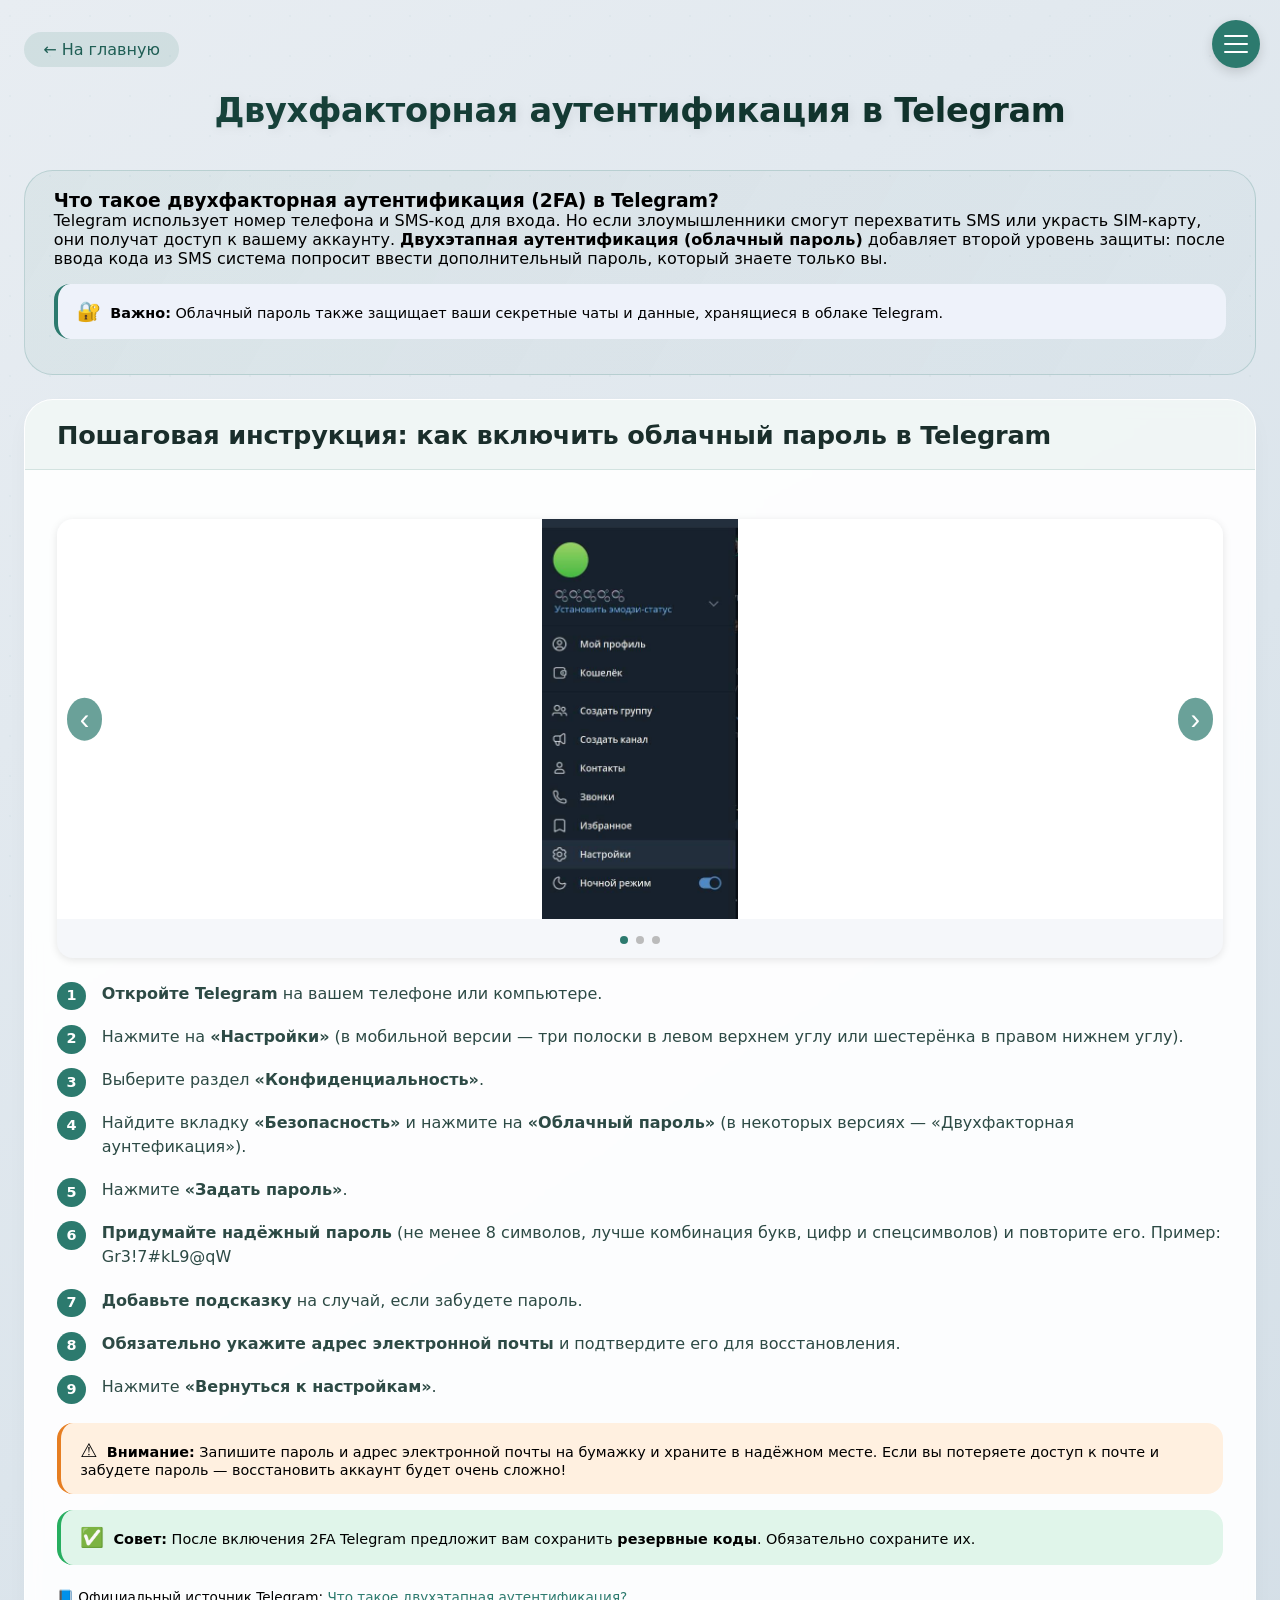
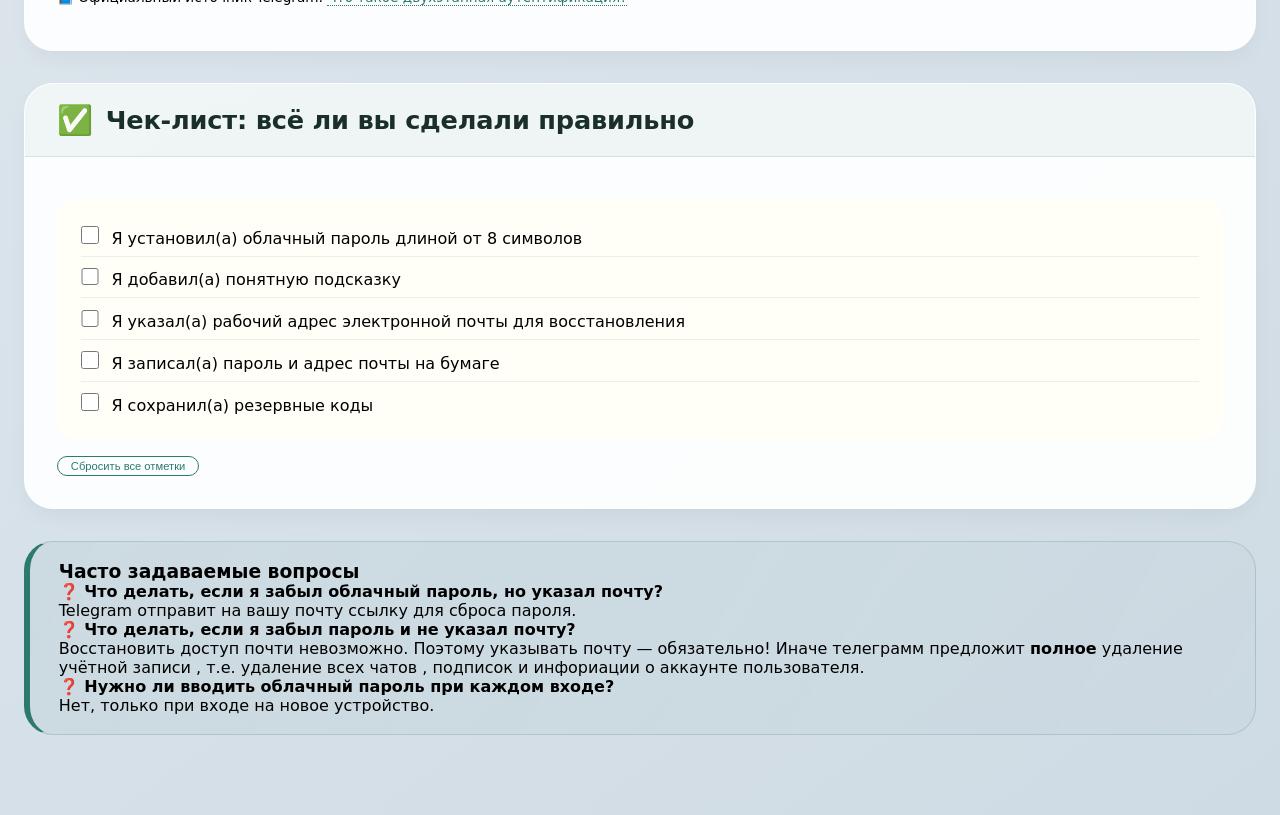
<file: articles/2fa-telegram.html>
<!DOCTYPE html>
<html lang="ru">
<head>
    <meta charset="UTF-8">
    <meta name="viewport" content="width=device-width, initial-scale=1.0, viewport-fit=cover">
    <title>Двухфакторная аутентификация в Telegram: пошаговая инструкция</title>
    <link rel="stylesheet" href="../css/style.css">
    <link rel="stylesheet" href="../css/style-password.css">
    <style>
        .step-list {
            counter-reset: step-counter;
            list-style: none;
            padding-left: 0;
            margin: 1.5rem 0;
        }
        .step-list li {
            counter-increment: step-counter;
            margin-bottom: 1.2rem;
            padding-left: 2.8rem;
            position: relative;
            font-size: 1rem;
            line-height: 1.5;
            color: var(--text-soft);
        }
        .step-list li::before {
            content: counter(step-counter);
            position: absolute;
            left: 0;
            top: 0;
            width: 1.8rem;
            height: 1.8rem;
            background: var(--accent-teal);
            color: white;
            border-radius: 50%;
            display: flex;
            align-items: center;
            justify-content: center;
            font-weight: bold;
            font-size: 0.9rem;
        }
        .info-note {
            background: #eef2fa;
            border-left: 4px solid var(--accent-teal);
            padding: 1rem 1.2rem;
            border-radius: 1rem;
            margin: 1rem 0;
            font-size: 0.9rem;
        }
        .warning-note {
            background: #fff0e0;
            border-left: 4px solid #e67e22;
            padding: 1rem 1.2rem;
            border-radius: 1rem;
            margin: 1rem 0;
            font-size: 0.9rem;
        }
        .success-note {
            background: #e0f5ea;
            border-left: 4px solid #27ae60;
            padding: 1rem 1.2rem;
            border-radius: 1rem;
            margin: 1rem 0;
            font-size: 0.9rem;
        }
        .checklist-simple {
            background: rgba(255,255,245,0.8);
            border-radius: 1.2rem;
            padding: 1rem 1.5rem;
            margin: 1rem 0;
        }
        .checklist-simple li {
            display: flex;
            align-items: baseline;
            gap: 0.8rem;
            padding: 0.5rem 0;
            border-bottom: 1px solid rgba(44,122,110,0.1);
        }
        .checklist-simple li:last-child {
            border-bottom: none;
        }
        .checklist-simple input {
            width: 1.1rem;
            height: 1.1rem;
            accent-color: var(--accent-teal);
            flex-shrink: 0;
            margin-top: 0.2rem;
        }
        .menu-toggle, .side-menu, .overlay {
            z-index: 1100;
        }
        .side-menu a::before {
            content: none;
        }
        .side-menu a {
            padding-left: 1rem;
        }
        @media (max-width: 680px) {
            .step-list li {
                font-size: 0.9rem;
                padding-left: 2.2rem;
            }
            .step-list li::before {
                width: 1.5rem;
                height: 1.5rem;
                font-size: 0.8rem;
            }
        }
    </style>
</head>
<body>

<div class="menu-toggle" id="menuToggle">
    <span></span>
</div>
<div class="overlay" id="overlay"></div>
<div class="side-menu" id="sideMenu">
    <button class="close-menu" id="closeMenuBtn">✕</button>
    <div id="sideMenuContent">
        <div class="loader-sections">Загрузка разделов...</div>
    </div>
</div>

<div class="container">
    <a href="../index.html" class="back-button">← На главную</a>

    <div class="hero">
        <h1 class="page-title">Двухфакторная аутентификация в Telegram</h1>
    </div>

    <!-- РЕДАКТИРУЕМЫЙ БЛОК: всё содержимое внутри этого блока можно редактировать через админ-панель -->
    <div class="editable-content">
        <div class="general-tips" style="margin-bottom: 1.5rem;">
            <h3>Что такое двухфакторная аутентификация (2FA) в Telegram?</h3>
            <p>Telegram использует номер телефона и SMS-код для входа. Но если злоумышленники смогут перехватить SMS или украсть SIM-карту, они получат доступ к вашему аккаунту. <strong>Двухэтапная аутентификация (облачный пароль)</strong> добавляет второй уровень защиты: после ввода кода из SMS система попросит ввести дополнительный пароль, который знаете только вы.</p>
            <div class="info-note">
                <span style="font-size:1.2rem; margin-right:0.3rem;">🔐</span> <strong>Важно:</strong> Облачный пароль также защищает ваши секретные чаты и данные, хранящиеся в облаке Telegram.
            </div>
        </div>

        <div class="password-card">
            <div class="card-header">
                <h3>Пошаговая инструкция: как включить облачный пароль в Telegram</h3>
            </div>
            <div class="card-body">
                <!-- КАРУСЕЛЬ ДЛЯ TELEGRAM -->
                <div class="screenshot-carousel" data-images='[
                    "../images/tg-1.jpg",
                    "../images/tg-2.jpg",
                    "../images/tg-3.jpg"
                ]'>
                    <div class="carousel-container">
                        <div class="carousel-track"></div>
                        <button class="carousel-btn prev">‹</button>
                        <button class="carousel-btn next">›</button>
                    </div>
                    <div class="carousel-dots"></div>
                </div>
                
                <ul class="step-list">
                    <li><strong>Откройте Telegram</strong> на вашем телефоне или компьютере.</li>
                    <li>Нажмите на <strong>«Настройки»</strong> (в мобильной версии — три полоски в левом верхнем углу или шестерёнка в правом нижнем углу).</li>
                    <li>Выберите раздел <strong>«Конфиденциальность»</strong>.</li>
                    <li>Найдите вкладку <strong>«Безопасность»</strong> и нажмите на <strong>«Облачный пароль»</strong> (в некоторых версиях — «Двухфакторная аунтефикация»).</li>
                    <li>Нажмите <strong>«Задать пароль»</strong>.</li>
                    <li><strong>Придумайте надёжный пароль</strong> (не менее 8 символов, лучше комбинация букв, цифр и спецсимволов) и повторите его. Пример: Gr3!7#kL9@qW</li>
                    <li><strong>Добавьте подсказку</strong> на случай, если забудете пароль.</li>
                    <li><strong>Обязательно укажите адрес электронной почты</strong> и подтвердите его для восстановления.</li>
                    <li>Нажмите <strong>«Вернуться к настройкам»</strong>.</li>
                </ul>

                <div class="warning-note">
                    <span style="font-size:1.2rem; margin-right:0.3rem;">⚠️</span> <strong>Внимание:</strong> Запишите пароль и адрес электронной почты на бумажку и храните в надёжном месте. Если вы потеряете доступ к почте и забудете пароль — восстановить аккаунт будет очень сложно!
                </div>

                <div class="success-note">
                    <span style="font-size:1.2rem; margin-right:0.3rem;">✅</span> <strong>Совет:</strong> После включения 2FA Telegram предложит вам сохранить <strong>резервные коды</strong>. Обязательно сохраните их.
                </div>

                <div class="source-link" style="margin-top: 1.5rem;">
                    📘 Официальный источник Telegram: <a href="https://telegram.org/faq#q-what-is-two-step-verification" target="_blank">Что такое двухэтапная аутентификация?</a>
                </div>
            </div>
        </div>

        <div class="password-card">
            <div class="card-header">
                <span style="font-size: 1.8rem;">✅</span>
                <h3>Чек-лист: всё ли вы сделали правильно</h3>
            </div>
            <div class="card-body">
                <ul class="checklist-simple" id="tg-2fa-checklist">
                    <li><input type="checkbox" id="check1"> <label for="check1">Я установил(а) облачный пароль длиной от 8 символов</label></li>
                    <li><input type="checkbox" id="check2"> <label for="check2">Я добавил(а) понятную подсказку</label></li>
                    <li><input type="checkbox" id="check3"> <label for="check3">Я указал(а) рабочий адрес электронной почты для восстановления</label></li>
                    <li><input type="checkbox" id="check4"> <label for="check4">Я записал(а) пароль и адрес почты на бумаге</label></li>
                    <li><input type="checkbox" id="check5"> <label for="check5">Я сохранил(а) резервные коды</label></li>
                </ul>
                <div style="margin-top: 0.8rem;">
                    <button id="resetTgChecklist" class="reset-checklist">Сбросить все отметки</button>
                </div>
            </div>
        </div>

        <div class="general-tips" style="border-left: 6px solid var(--accent-teal);">
            <h3>Часто задаваемые вопросы</h3>
            <p><strong>❓ Что делать, если я забыл облачный пароль, но указал почту?</strong><br>Telegram отправит на вашу почту ссылку для сброса пароля.</p>
            <p><strong>❓ Что делать, если я забыл пароль и не указал почту?</strong><br>Восстановить доступ почти невозможно. Поэтому указывать почту — обязательно! Иначе телеграмм предложит <strong>полное</strong> удаление учётной записи , т.е. удаление всех чатов , подписок и инфориации о аккаунте пользователя.</p>
            <p><strong>❓ Нужно ли вводить облачный пароль при каждом входе?</strong><br>Нет, только при входе на новое устройство.</p>
        </div>
    </div>
    <!-- КОНЕЦ РЕДАКТИРУЕМОГО БЛОКА -->
</div>

<script>
    (function() {
        const checkboxes = document.querySelectorAll('#tg-2fa-checklist input[type="checkbox"]');
        const resetBtn = document.getElementById('resetTgChecklist');

        function saveChecklistState() {
            const states = {};
            checkboxes.forEach(cb => { states[cb.id] = cb.checked; });
            localStorage.setItem('tg_2fa_checklist', JSON.stringify(states));
        }

        function loadChecklistState() {
            const saved = localStorage.getItem('tg_2fa_checklist');
            if (saved) {
                try {
                    const states = JSON.parse(saved);
                    checkboxes.forEach(cb => { if (states[cb.id]) cb.checked = states[cb.id]; });
                } catch(e) {}
            }
        }

        function resetChecklist() {
            checkboxes.forEach(cb => cb.checked = false);
            saveChecklistState();
        }

        checkboxes.forEach(cb => cb.addEventListener('change', saveChecklistState));
        if (resetBtn) resetBtn.addEventListener('click', resetChecklist);
        loadChecklistState();
    })();

    function escapeHtml(str) {
        if (!str) return '';
        return str.replace(/[&<>]/g, function(m) {
            if (m === '&') return '&amp;';
            if (m === '<') return '&lt;';
            if (m === '>') return '&gt;';
            return m;
        });
    }

    function renderSideMenu(sections, currentPage) {
        const container = document.getElementById('sideMenuContent');
        if (!container) return;
        if (!sections || sections.length === 0) {
            container.innerHTML = '<div class="error-msg">Нет доступных разделов</div>';
            return;
        }

        let html = '<h4 style="margin-top: 0; margin-bottom: 0.8rem; color: var(--accent-dark);">Разделы по безопасности</h4>';
        
        sections.forEach(section => {
            if (section.type === 'simple') {
                const isCurrent = section.link === currentPage;
                html += `
                    <div style="margin-bottom: 0.6rem;">
                        <strong style="display: block; padding: 0.3rem 1rem; background: ${isCurrent ? 'rgba(44,122,110,0.1)' : 'transparent'}; border-radius: 2rem;">${escapeHtml(section.title)}</strong>
                        <a href="${section.link}" style="padding-left: 1.8rem;">${isCurrent ? 'Текущая страница' : (section.linkText || 'Перейти →')}</a>
                    </div>
                `;
            } else if (section.type === 'submenu' && section.platforms) {
                html += `
                    <div style="margin-bottom: 0.6rem;">
                        <strong style="display: block; padding: 0.3rem 1rem;">${escapeHtml(section.title)}</strong>
                        ${section.platforms.map(p => `<a href="${p.url}" style="padding-left: 1.8rem;">${escapeHtml(p.name)}</a>`).join('')}
                    </div>
                `;
            }
        });
        
        container.innerHTML = html;
    }

    function loadSideMenu() {
        const currentPage = '2fa-telegram.html';
        fetch('../data.json')
            .then(response => {
                if (!response.ok) throw new Error(`Ошибка HTTP: ${response.status}`);
                return response.json();
            })
            .then(data => {
                if (data.sections && Array.isArray(data.sections)) {
                    renderSideMenu(data.sections, currentPage);
                } else {
                    throw new Error('В data.json отсутствует массив sections');
                }
            })
            .catch(error => {
                console.error('Ошибка загрузки data.json:', error);
                document.getElementById('sideMenuContent').innerHTML = `<div class="error-msg">⚠️ Не удалось загрузить разделы.<br><small>${error.message}</small></div>`;
            });
    }

    (function() {
        const menuToggle = document.getElementById('menuToggle');
        const sideMenu = document.getElementById('sideMenu');
        const overlay = document.getElementById('overlay');
        const closeBtn = document.getElementById('closeMenuBtn');
        function openMenu() { sideMenu.classList.add('open'); overlay.classList.add('active'); }
        function closeMenu() { sideMenu.classList.remove('open'); overlay.classList.remove('active'); }
        if (menuToggle) menuToggle.addEventListener('click', openMenu);
        if (closeBtn) closeBtn.addEventListener('click', closeMenu);
        if (overlay) overlay.addEventListener('click', closeMenu);
    })();

    // СКРИПТ КАРУСЕЛИ (добавлен)
    (function() {
        function initCarousels() {
            document.querySelectorAll('.screenshot-carousel').forEach(carousel => {
                const imagesAttr = carousel.getAttribute('data-images');
                if (!imagesAttr) return;
                let images;
                try {
                    images = JSON.parse(imagesAttr);
                } catch(e) { return; }
                if (!images.length) return;
    
                const track = carousel.querySelector('.carousel-track');
                const dotsContainer = carousel.querySelector('.carousel-dots');
                const prevBtn = carousel.querySelector('.prev');
                const nextBtn = carousel.querySelector('.next');
                let currentIndex = 0;
    
                function render() {
                    track.innerHTML = '';
                    images.forEach((src, i) => {
                        const slide = document.createElement('div');
                        slide.className = 'carousel-slide';
                        const img = document.createElement('img');
                        img.src = src;
                        img.alt = `Скриншот ${i+1}`;
                        slide.appendChild(img);
                        track.appendChild(slide);
                    });
                    track.style.transform = `translateX(-${currentIndex * 100}%)`;
    
                    dotsContainer.innerHTML = '';
                    images.forEach((_, i) => {
                        const dot = document.createElement('span');
                        dot.className = 'dot' + (i === currentIndex ? ' active' : '');
                        dot.addEventListener('click', () => {
                            currentIndex = i;
                            update();
                        });
                        dotsContainer.appendChild(dot);
                    });
                }
    
                function update() {
                    track.style.transform = `translateX(-${currentIndex * 100}%)`;
                    const dots = dotsContainer.querySelectorAll('.dot');
                    dots.forEach((dot, i) => {
                        dot.classList.toggle('active', i === currentIndex);
                    });
                }
    
                prevBtn.addEventListener('click', () => {
                    currentIndex = (currentIndex - 1 + images.length) % images.length;
                    update();
                });
                nextBtn.addEventListener('click', () => {
                    currentIndex = (currentIndex + 1) % images.length;
                    update();
                });
    
                render();
            });
        }
        if (document.readyState === 'loading') {
            document.addEventListener('DOMContentLoaded', initCarousels);
        } else {
            initCarousels();
        }
    })();

    loadSideMenu();
</script>
</body>
</html>
</file>
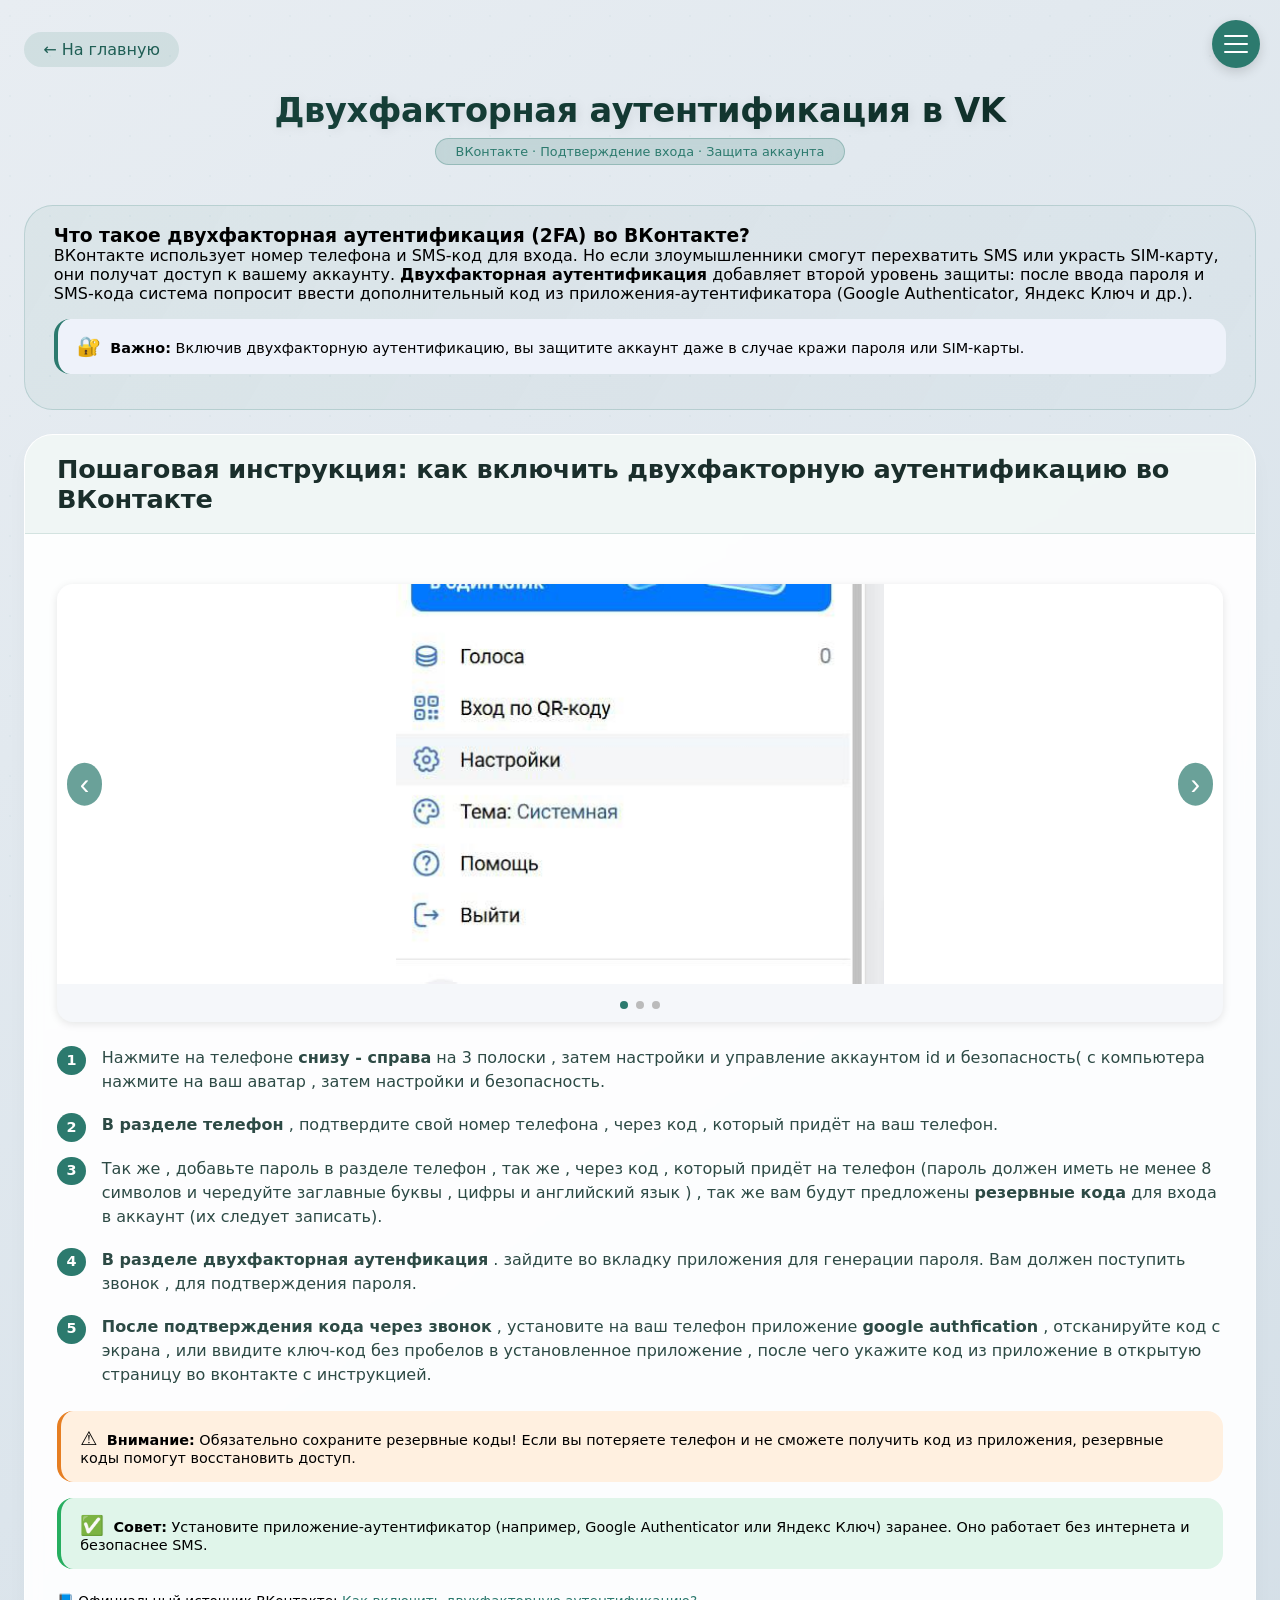
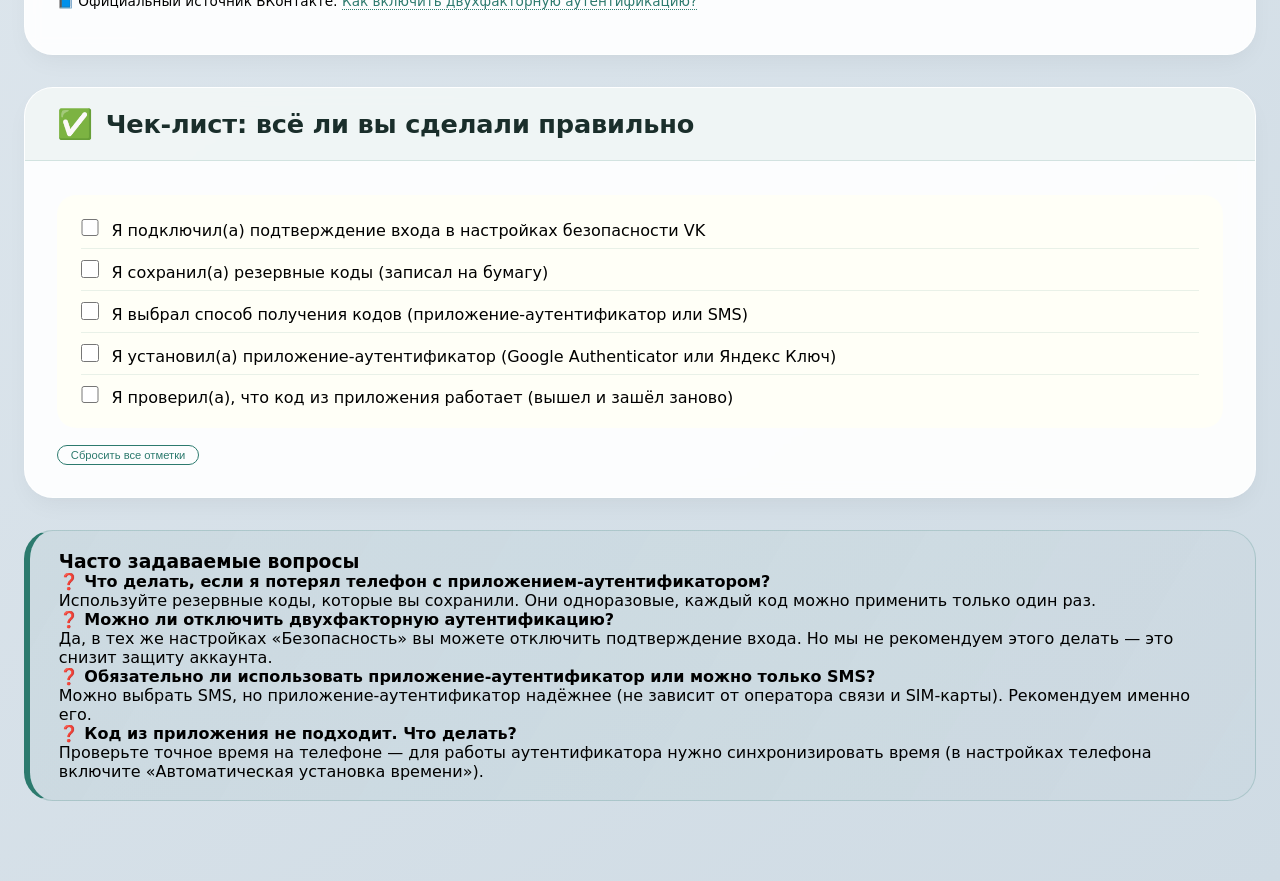
<file: articles/2fa-vk.html>
<!DOCTYPE html>
<html lang="ru">
<head>
    <meta charset="UTF-8">
    <meta name="viewport" content="width=device-width, initial-scale=1.0, viewport-fit=cover">
    <title>Двухфакторная аутентификация ВКонтакте (VK): пошаговая инструкция</title>
    <link rel="stylesheet" href="../css/style.css">
    <link rel="stylesheet" href="../css/style-password.css">
    <style>
        .step-list {
            counter-reset: step-counter;
            list-style: none;
            padding-left: 0;
            margin: 1.5rem 0;
        }
        .step-list li {
            counter-increment: step-counter;
            margin-bottom: 1.2rem;
            padding-left: 2.8rem;
            position: relative;
            font-size: 1rem;
            line-height: 1.5;
            color: var(--text-soft);
        }
        .step-list li::before {
            content: counter(step-counter);
            position: absolute;
            left: 0;
            top: 0;
            width: 1.8rem;
            height: 1.8rem;
            background: var(--accent-teal);
            color: white;
            border-radius: 50%;
            display: flex;
            align-items: center;
            justify-content: center;
            font-weight: bold;
            font-size: 0.9rem;
        }
        .info-note {
            background: #eef2fa;
            border-left: 4px solid var(--accent-teal);
            padding: 1rem 1.2rem;
            border-radius: 1rem;
            margin: 1rem 0;
            font-size: 0.9rem;
        }
        .warning-note {
            background: #fff0e0;
            border-left: 4px solid #e67e22;
            padding: 1rem 1.2rem;
            border-radius: 1rem;
            margin: 1rem 0;
            font-size: 0.9rem;
        }
        .success-note {
            background: #e0f5ea;
            border-left: 4px solid #27ae60;
            padding: 1rem 1.2rem;
            border-radius: 1rem;
            margin: 1rem 0;
            font-size: 0.9rem;
        }
        .checklist-simple {
            background: rgba(255,255,245,0.8);
            border-radius: 1.2rem;
            padding: 0.8rem 1.5rem 0.8rem 1.5rem;
            margin: 0.5rem 0 1rem 0;
        }
        .checklist-simple li {
            display: flex;
            align-items: baseline;
            gap: 0.8rem;
            padding: 0.5rem 0;
            border-bottom: 1px solid rgba(44,122,110,0.1);
        }
        .checklist-simple li:last-child {
            border-bottom: none;
        }
        .checklist-simple input {
            width: 1.1rem;
            height: 1.1rem;
            accent-color: var(--accent-teal);
            flex-shrink: 0;
            margin-top: 0.2rem;
        }
        .password-card .card-body h3 {
            margin-bottom: 0.25rem;
        }
        .menu-toggle, .side-menu, .overlay {
            z-index: 1100;
        }
        .side-menu a::before {
            content: none;
        }
        .side-menu a {
            padding-left: 1rem;
        }
        @media (max-width: 680px) {
            .step-list li {
                font-size: 0.9rem;
                padding-left: 2.2rem;
            }
            .step-list li::before {
                width: 1.5rem;
                height: 1.5rem;
                font-size: 0.8rem;
            }
        }
    </style>
</head>
<body>

<div class="menu-toggle" id="menuToggle">
    <span></span>
</div>
<div class="overlay" id="overlay"></div>
<div class="side-menu" id="sideMenu">
    <button class="close-menu" id="closeMenuBtn">✕</button>
    <div id="sideMenuContent">
        <div class="loader-sections">Загрузка разделов...</div>
    </div>
</div>

<div class="container">
    <a href="../index.html" class="back-button">← На главную</a>

    <div class="hero">
        <h1 class="page-title">Двухфакторная аутентификация в VK</h1>
        <div class="hero-badge">ВКонтакте · Подтверждение входа · Защита аккаунта</div>
    </div>
    <div class="editable-content">
        <div class="general-tips" style="margin-bottom: 1.5rem;">
            <h3>Что такое двухфакторная аутентификация (2FA) во ВКонтакте?</h3>
            <p>ВКонтакте использует номер телефона и SMS-код для входа. Но если злоумышленники смогут перехватить SMS или украсть SIM-карту, они получат доступ к вашему аккаунту. <strong>Двухфакторная аутентификация</strong> добавляет второй уровень защиты: после ввода пароля и SMS-кода система попросит ввести дополнительный код из приложения-аутентификатора (Google Authenticator, Яндекс Ключ и др.).</p>
            <div class="info-note">
                <span style="font-size:1.2rem; margin-right:0.3rem;">🔐</span> <strong>Важно:</strong> Включив двухфакторную аутентификацию, вы защитите аккаунт даже в случае кражи пароля или SIM-карты.
            </div>
        </div>

        <div class="password-card">
            <div class="card-header">
                <h3>Пошаговая инструкция: как включить двухфакторную аутентификацию во ВКонтакте</h3>
            </div>
            <div class="card-body">
                <div class="screenshot-carousel" data-images='[
                    "../images/vk-1.jpg",
                    "../images/vk-2.jpg",
                    "../images/vk-3.jpg"
                ]'>
                    <div class="carousel-container">
                        <div class="carousel-track"></div>
                        <button class="carousel-btn prev">‹</button>
                        <button class="carousel-btn next">›</button>
                    </div>
                    <div class="carousel-dots"></div>
                </div>
                
                <ul class="step-list">
                    <li>Нажмите на телефоне <strong>снизу - справа</strong> на 3 полоски , затем настройки и управление аккаунтом id и безопасность( с компьютера нажмите на ваш аватар , затем настройки и безопасность.</li>
                    <li><strong>В разделе телефон</strong> , подтвердите свой номер телефона , через код , который придёт на ваш телефон.</li>
                    <li>Так же , добавьте пароль в разделе телефон , так же , через код , который придёт на телефон (пароль должен иметь не менее 8 символов и чередуйте  заглавные буквы , цифры и английский язык ) , так же вам будут предложены <strong>резервные кода</strong> для входа в аккаунт (их следует записать).</li>
                    <li><strong>В разделе двухфакторная аутенфикация</strong> . зайдите во вкладку приложения для генерации пароля. Вам должен поступить звонок , для подтверждения пароля.</li>
                    <li><strong>После подтверждения кода через звонок</strong> , установите на ваш телефон приложение <strong>google authfication</strong> , отсканируйте код с экрана , или ввидите ключ-код без пробелов в установленное приложение , после чего укажите код из приложение в открытую страницу во вконтакте с инструкцией.</li>
                </ul>

                <div class="warning-note">
                    <span style="font-size:1.2rem; margin-right:0.3rem;">⚠️</span> <strong>Внимание:</strong> Обязательно сохраните резервные коды! Если вы потеряете телефон и не сможете получить код из приложения, резервные коды помогут восстановить доступ.
                </div>

                <div class="success-note">
                    <span style="font-size:1.2rem; margin-right:0.3rem;">✅</span> <strong>Совет:</strong> Установите приложение-аутентификатор (например, Google Authenticator или Яндекс Ключ) заранее. Оно работает без интернета и безопаснее SMS.
                </div>

                <div class="source-link" style="margin-top: 1.5rem;">
                    📘 Официальный источник ВКонтакте: <a href="https://vk.com/faq18112" target="_blank" rel="noopener noreferrer">Как включить двухфакторную аутентификацию?</a>
                </div>
            </div>
        </div>

        <div class="password-card">
            <div class="card-header">
                <span style="font-size: 1.8rem;">✅</span>
                <h3>Чек-лист: всё ли вы сделали правильно</h3>
            </div>
            <div class="card-body">
                <ul class="checklist-simple" id="vk-2fa-checklist">
                    <li><input type="checkbox" id="vk_check1"> <label for="vk_check1">Я подключил(а) подтверждение входа в настройках безопасности VK</label></li>
                    <li><input type="checkbox" id="vk_check2"> <label for="vk_check2">Я сохранил(а) резервные коды (записал на бумагу)</label></li>
                    <li><input type="checkbox" id="vk_check3"> <label for="vk_check3">Я выбрал способ получения кодов (приложение-аутентификатор или SMS)</label></li>
                    <li><input type="checkbox" id="vk_check4"> <label for="vk_check4">Я установил(а) приложение-аутентификатор (Google Authenticator или Яндекс Ключ)</label></li>
                    <li><input type="checkbox" id="vk_check5"> <label for="vk_check5">Я проверил(а), что код из приложения работает (вышел и зашёл заново)</label></li>
                </ul>
                <div style="margin-top: 0.8rem;">
                    <button id="resetVkChecklist" class="reset-checklist">Сбросить все отметки</button>
                </div>
            </div>
        </div>

        <div class="general-tips" style="border-left: 6px solid var(--accent-teal);">
            <h3>Часто задаваемые вопросы</h3>
            <p><strong>❓ Что делать, если я потерял телефон с приложением-аутентификатором?</strong><br>Используйте резервные коды, которые вы сохранили. Они одноразовые, каждый код можно применить только один раз.</p>
            <p><strong>❓ Можно ли отключить двухфакторную аутентификацию?</strong><br>Да, в тех же настройках «Безопасность» вы можете отключить подтверждение входа. Но мы не рекомендуем этого делать — это снизит защиту аккаунта.</p>
            <p><strong>❓ Обязательно ли использовать приложение-аутентификатор или можно только SMS?</strong><br>Можно выбрать SMS, но приложение-аутентификатор надёжнее (не зависит от оператора связи и SIM-карты). Рекомендуем именно его.</p>
            <p><strong>❓ Код из приложения не подходит. Что делать?</strong><br>Проверьте точное время на телефоне — для работы аутентификатора нужно синхронизировать время (в настройках телефона включите «Автоматическая установка времени»).</p>
        </div>
    </div>
</div>

<script>
    (function() {
        const checkboxes = document.querySelectorAll('#vk-2fa-checklist input[type="checkbox"]');
        const resetBtn = document.getElementById('resetVkChecklist');

        function saveChecklistState() {
            const states = {};
            checkboxes.forEach(cb => { states[cb.id] = cb.checked; });
            localStorage.setItem('vk_2fa_checklist', JSON.stringify(states));
        }

        function loadChecklistState() {
            const saved = localStorage.getItem('vk_2fa_checklist');
            if (saved) {
                try {
                    const states = JSON.parse(saved);
                    checkboxes.forEach(cb => { if (states[cb.id]) cb.checked = states[cb.id]; });
                } catch(e) {}
            }
        }

        function resetChecklist() {
            checkboxes.forEach(cb => cb.checked = false);
            saveChecklistState();
        }

        checkboxes.forEach(cb => cb.addEventListener('change', saveChecklistState));
        if (resetBtn) resetBtn.addEventListener('click', resetChecklist);
        loadChecklistState();
    })();

    function escapeHtml(str) {
        if (!str) return '';
        return str.replace(/[&<>]/g, function(m) {
            if (m === '&') return '&amp;';
            if (m === '<') return '&lt;';
            if (m === '>') return '&gt;';
            return m;
        });
    }

    function renderSideMenu(sections, currentPage) {
        const container = document.getElementById('sideMenuContent');
        if (!container) return;
        if (!sections || sections.length === 0) {
            container.innerHTML = '<div class="error-msg">Нет доступных разделов</div>';
            return;
        }

        let html = '<h4 style="margin-top: 0; margin-bottom: 0.8rem; color: var(--accent-dark);">Разделы по безопасности</h4>';
        
        sections.forEach(section => {
            if (section.type === 'simple') {
                const isCurrent = section.link === currentPage;
                html += `
                    <div style="margin-bottom: 0.6rem;">
                        <strong style="display: block; padding: 0.3rem 1rem; background: ${isCurrent ? 'rgba(44,122,110,0.1)' : 'transparent'}; border-radius: 2rem;">${escapeHtml(section.title)}</strong>
                        <a href="${section.link}" style="padding-left: 1.8rem;">${isCurrent ? 'Текущая страница' : (section.linkText || 'Перейти →')}</a>
                    </div>
                `;
            } else if (section.type === 'submenu' && section.platforms) {
                html += `
                    <div style="margin-bottom: 0.6rem;">
                        <strong style="display: block; padding: 0.3rem 1rem;">${escapeHtml(section.title)}</strong>
                        ${section.platforms.map(p => `<a href="${p.url}" style="padding-left: 1.8rem;">${escapeHtml(p.name)}</a>`).join('')}
                    </div>
                `;
            }
        });
        
        container.innerHTML = html;
    }

    function loadSideMenu() {
        const currentPage = '2fa-vk.html';
        fetch('../data.json')
            .then(response => {
                if (!response.ok) throw new Error(`Ошибка HTTP: ${response.status}`);
                return response.json();
            })
            .then(data => {
                if (data.sections && Array.isArray(data.sections)) {
                    renderSideMenu(data.sections, currentPage);
                } else {
                    throw new Error('В data.json отсутствует массив sections');
                }
            })
            .catch(error => {
                console.error('Ошибка загрузки data.json:', error);
                document.getElementById('sideMenuContent').innerHTML = `<div class="error-msg">⚠️ Не удалось загрузить разделы.<br><small>${error.message}</small></div>`;
            });
    }

    (function() {
        const menuToggle = document.getElementById('menuToggle');
        const sideMenu = document.getElementById('sideMenu');
        const overlay = document.getElementById('overlay');
        const closeBtn = document.getElementById('closeMenuBtn');
        function openMenu() { sideMenu.classList.add('open'); overlay.classList.add('active'); }
        function closeMenu() { sideMenu.classList.remove('open'); overlay.classList.remove('active'); }
        if (menuToggle) menuToggle.addEventListener('click', openMenu);
        if (closeBtn) closeBtn.addEventListener('click', closeMenu);
        if (overlay) overlay.addEventListener('click', closeMenu);
    })();

    (function() {
        function initCarousels() {
            document.querySelectorAll('.screenshot-carousel').forEach(carousel => {
                const imagesAttr = carousel.getAttribute('data-images');
                if (!imagesAttr) return;
                let images;
                try {
                    images = JSON.parse(imagesAttr);
                } catch(e) { return; }
                if (!images.length) return;
    
                const track = carousel.querySelector('.carousel-track');
                const dotsContainer = carousel.querySelector('.carousel-dots');
                const prevBtn = carousel.querySelector('.prev');
                const nextBtn = carousel.querySelector('.next');
                let currentIndex = 0;
    
                function render() {
                    track.innerHTML = '';
                    images.forEach((src, i) => {
                        const slide = document.createElement('div');
                        slide.className = 'carousel-slide';
                        const img = document.createElement('img');
                        img.src = src;
                        img.alt = `Скриншот ${i+1}`;
                        slide.appendChild(img);
                        track.appendChild(slide);
                    });
                    track.style.transform = `translateX(-${currentIndex * 100}%)`;
    
                    dotsContainer.innerHTML = '';
                    images.forEach((_, i) => {
                        const dot = document.createElement('span');
                        dot.className = 'dot' + (i === currentIndex ? ' active' : '');
                        dot.addEventListener('click', () => {
                            currentIndex = i;
                            update();
                        });
                        dotsContainer.appendChild(dot);
                    });
                }
    
                function update() {
                    track.style.transform = `translateX(-${currentIndex * 100}%)`;
                    const dots = dotsContainer.querySelectorAll('.dot');
                    dots.forEach((dot, i) => {
                        dot.classList.toggle('active', i === currentIndex);
                    });
                }
    
                prevBtn.addEventListener('click', () => {
                    currentIndex = (currentIndex - 1 + images.length) % images.length;
                    update();
                });
                nextBtn.addEventListener('click', () => {
                    currentIndex = (currentIndex + 1) % images.length;
                    update();
                });
    
                render();
            });
        }
        if (document.readyState === 'loading') {
            document.addEventListener('DOMContentLoaded', initCarousels);
        } else {
            initCarousels();
        }
    })();
    
    loadSideMenu();
</script>
</body>
</html>
</file>
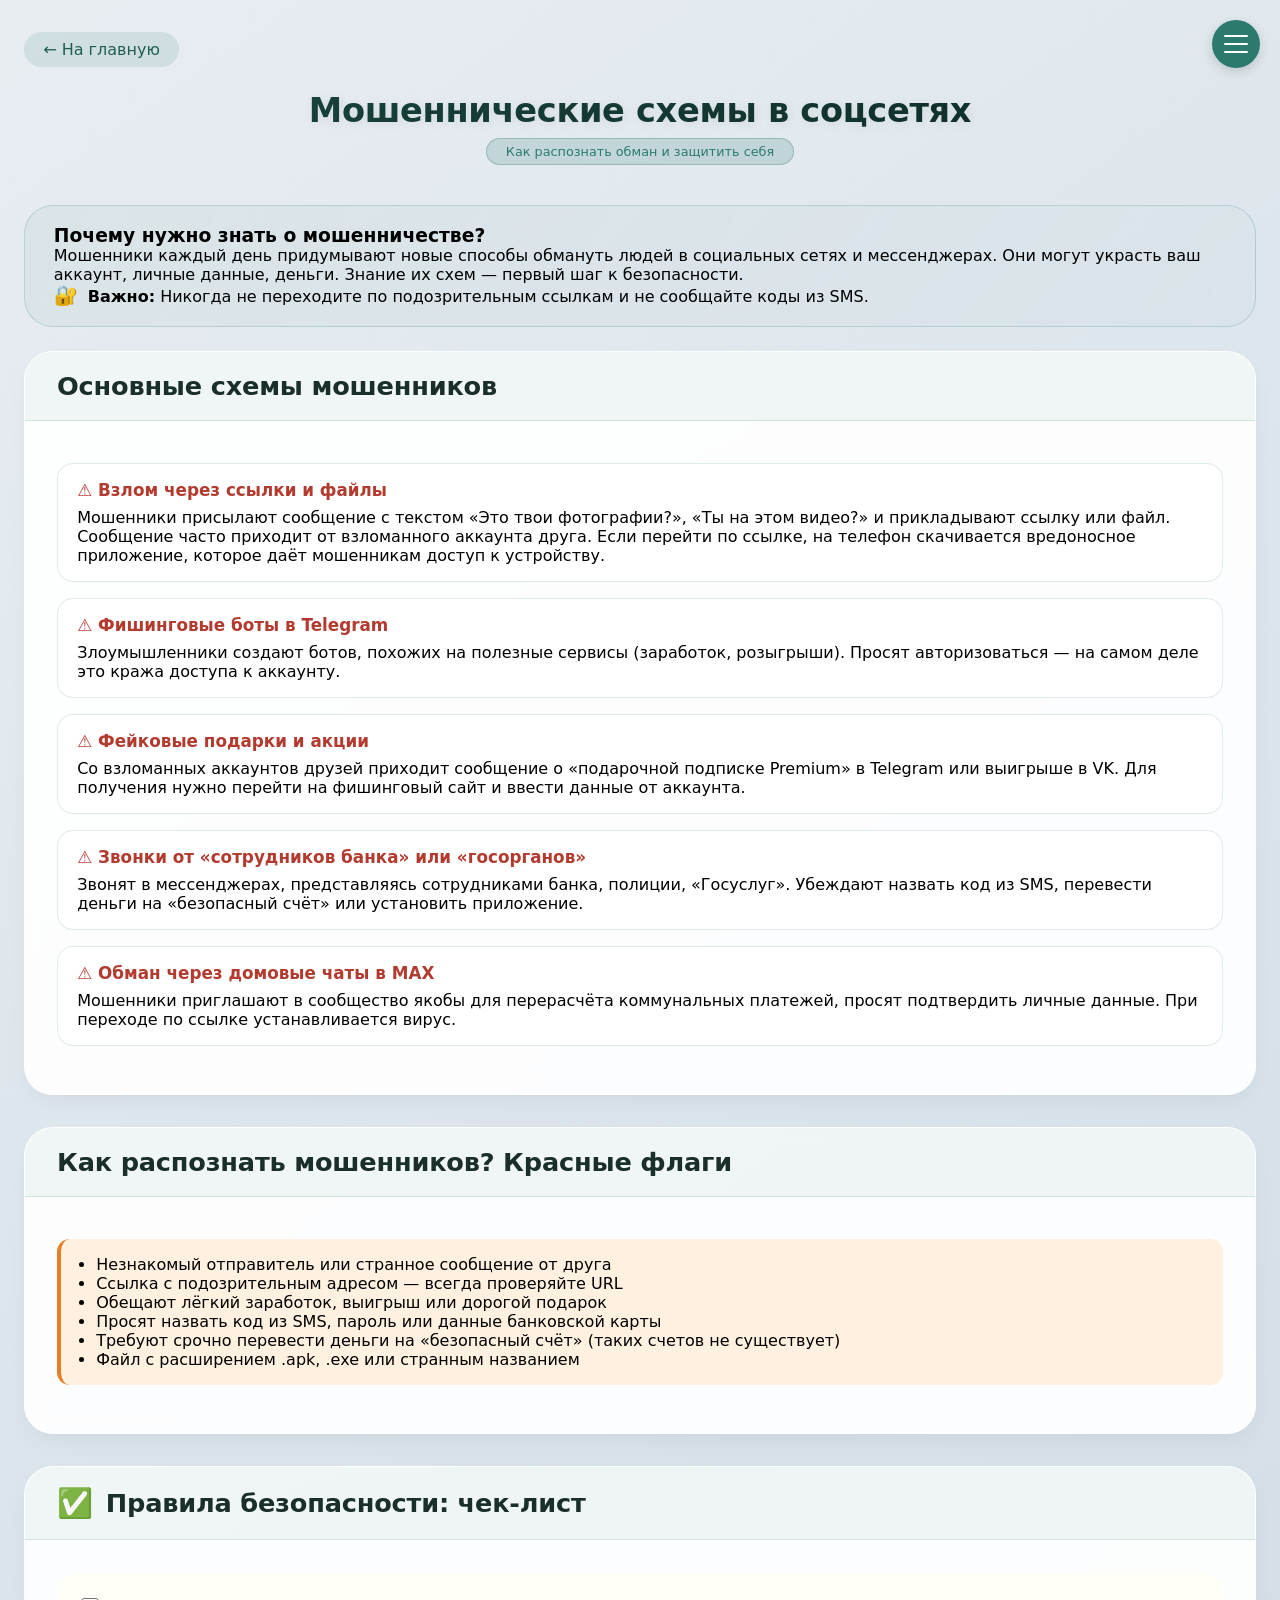
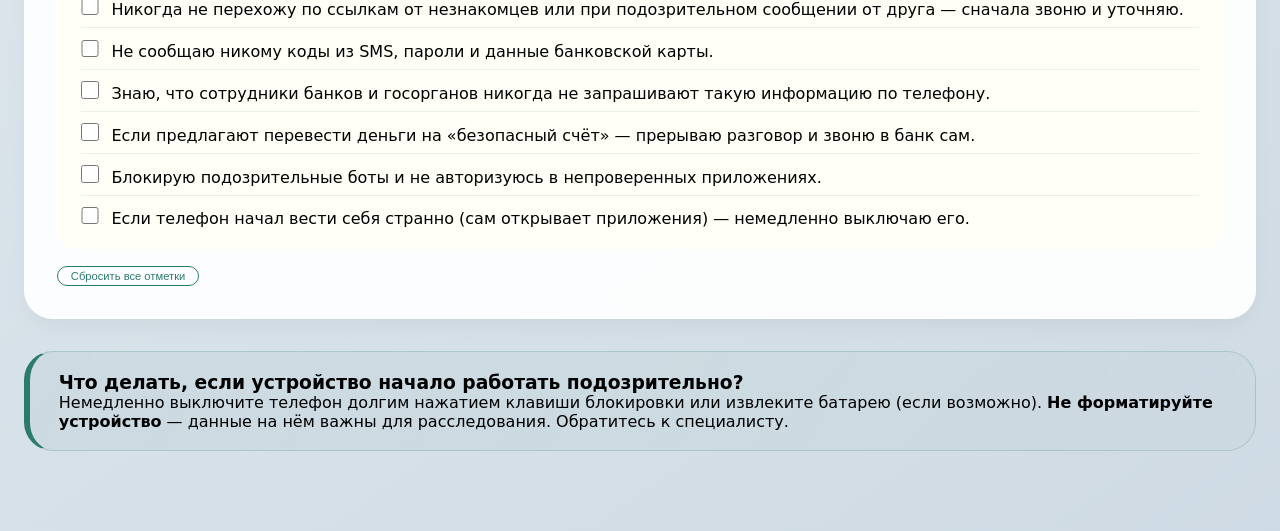
<file: articles/fraud.html>
<!DOCTYPE html>
<html lang="ru">
<head>
    <meta charset="UTF-8">
    <meta name="viewport" content="width=device-width, initial-scale=1.0, viewport-fit=cover">
    <title>Мошеннические схемы в социальных сетях: как распознать и защититься</title>
    <link rel="stylesheet" href="../css/style.css">
    <link rel="stylesheet" href="../css/style-password.css">
    <style>
        .scam-card {
            background: white;
            border-radius: 1rem;
            padding: 1rem 1.2rem;
            margin: 1rem 0;
            border: 1px solid rgba(44,122,110,0.15);
        }
        .scam-title {
            font-weight: 700;
            color: #b33a2e;
            margin-bottom: 0.5rem;
            font-size: 1.05rem;
        }
        .scam-title::before {
            content: "⚠️ ";
        }
        .warning-flags {
            background: #fff0e0;
            border-left: 4px solid #e67e22;
            padding: 1rem;
            border-radius: 0.8rem;
            margin: 1rem 0;
        }
        .rule-list {
            background: rgba(255,255,245,0.8);
            border-radius: 1.2rem;
            padding: 0.8rem 1.5rem;
            margin: 0.5rem 0 1rem 0;
        }
        .rule-list li {
            display: flex;
            align-items: baseline;
            gap: 0.8rem;
            padding: 0.5rem 0;
            border-bottom: 1px solid rgba(44,122,110,0.1);
        }
        .rule-list li:last-child {
            border-bottom: none;
        }
        .rule-list input {
            width: 1.1rem;
            height: 1.1rem;
            accent-color: var(--accent-teal);
            flex-shrink: 0;
            margin-top: 0.2rem;
        }
        .menu-toggle, .side-menu, .overlay { z-index: 1100; }
        .side-menu a::before { content: none; }
        .side-menu a { padding-left: 1rem; }
        @media (max-width: 680px) {
            .scam-card { padding: 0.8rem; }
        }
    </style>
</head>
<body>

<div class="menu-toggle" id="menuToggle"><span></span></div>
<div class="overlay" id="overlay"></div>
<div class="side-menu" id="sideMenu">
    <button class="close-menu" id="closeMenuBtn">✕</button>
    <div id="sideMenuContent"><div class="loader-sections">Загрузка разделов...</div></div>
</div>

<div class="container">
    <a href="../index.html" class="back-button">← На главную</a>
    <div class="hero">
        <h1 class="page-title">Мошеннические схемы в соцсетях</h1>
        <div class="hero-badge">Как распознать обман и защитить себя</div>
    </div>

    <div class="editable-content">
        <div class="general-tips" style="margin-bottom: 1.5rem;">
            <h3>Почему нужно знать о мошенничестве?</h3>
            <p>Мошенники каждый день придумывают новые способы обмануть людей в социальных сетях и мессенджерах. Они могут украсть ваш аккаунт, личные данные, деньги. Знание их схем — первый шаг к безопасности.</p>
            <div class="info-note"><span style="font-size:1.2rem; margin-right:0.3rem;">🔐</span> <strong>Важно:</strong> Никогда не переходите по подозрительным ссылкам и не сообщайте коды из SMS.</div>
        </div>

        <div class="password-card">
            <div class="card-header"><h3>Основные схемы мошенников</h3></div>
            <div class="card-body">
                <div class="scam-card"><div class="scam-title">Взлом через ссылки и файлы</div><p>Мошенники присылают сообщение с текстом «Это твои фотографии?», «Ты на этом видео?» и прикладывают ссылку или файл. Сообщение часто приходит от взломанного аккаунта друга. Если перейти по ссылке, на телефон скачивается вредоносное приложение, которое даёт мошенникам доступ к устройству.</p></div>
                <div class="scam-card"><div class="scam-title">Фишинговые боты в Telegram</div><p>Злоумышленники создают ботов, похожих на полезные сервисы (заработок, розыгрыши). Просят авторизоваться — на самом деле это кража доступа к аккаунту.</p></div>
                <div class="scam-card"><div class="scam-title">Фейковые подарки и акции</div><p>Со взломанных аккаунтов друзей приходит сообщение о «подарочной подписке Premium» в Telegram или выигрыше в VK. Для получения нужно перейти на фишинговый сайт и ввести данные от аккаунта.</p></div>
                <div class="scam-card"><div class="scam-title">Звонки от «сотрудников банка» или «госорганов»</div><p>Звонят в мессенджерах, представляясь сотрудниками банка, полиции, «Госуслуг». Убеждают назвать код из SMS, перевести деньги на «безопасный счёт» или установить приложение.</p></div>
                <div class="scam-card"><div class="scam-title">Обман через домовые чаты в МАХ</div><p>Мошенники приглашают в сообщество якобы для перерасчёта коммунальных платежей, просят подтвердить личные данные. При переходе по ссылке устанавливается вирус.</p></div>
            </div>
        </div>

        <div class="password-card">
            <div class="card-header"><h3>Как распознать мошенников? Красные флаги</h3></div>
            <div class="card-body">
                <div class="warning-flags">
                    <ul style="margin-left: 1.2rem;">
                        <li>Незнакомый отправитель или странное сообщение от друга</li>
                        <li>Ссылка с подозрительным адресом — всегда проверяйте URL</li>
                        <li>Обещают лёгкий заработок, выигрыш или дорогой подарок</li>
                        <li>Просят назвать код из SMS, пароль или данные банковской карты</li>
                        <li>Требуют срочно перевести деньги на «безопасный счёт» (таких счетов не существует)</li>
                        <li>Файл с расширением .apk, .exe или странным названием</li>
                    </ul>
                </div>
            </div>
        </div>

        <div class="password-card">
            <div class="card-header"><span style="font-size:1.8rem;">✅</span><h3>Правила безопасности: чек-лист</h3></div>
            <div class="card-body">
                <ul class="rule-list" id="fraud-checklist">
                    <li><input type="checkbox" id="fraud1"> <label for="fraud1">Никогда не перехожу по ссылкам от незнакомцев или при подозрительном сообщении от друга — сначала звоню и уточняю.</label></li>
                    <li><input type="checkbox" id="fraud2"> <label for="fraud2">Не сообщаю никому коды из SMS, пароли и данные банковской карты.</label></li>
                    <li><input type="checkbox" id="fraud3"> <label for="fraud3">Знаю, что сотрудники банков и госорганов никогда не запрашивают такую информацию по телефону.</label></li>
                    <li><input type="checkbox" id="fraud4"> <label for="fraud4">Если предлагают перевести деньги на «безопасный счёт» — прерываю разговор и звоню в банк сам.</label></li>
                    <li><input type="checkbox" id="fraud5"> <label for="fraud5">Блокирую подозрительные боты и не авторизуюсь в непроверенных приложениях.</label></li>
                    <li><input type="checkbox" id="fraud6"> <label for="fraud6">Если телефон начал вести себя странно (сам открывает приложения) — немедленно выключаю его.</label></li>
                </ul>
                <button id="resetFraud" class="reset-checklist">Сбросить все отметки</button>
            </div>
        </div>

        <div class="general-tips" style="border-left:6px solid var(--accent-teal);">
            <h3>Что делать, если устройство начало работать подозрительно?</h3>
            <p>Немедленно выключите телефон долгим нажатием клавиши блокировки или извлеките батарею (если возможно). <strong>Не форматируйте устройство</strong> — данные на нём важны для расследования. Обратитесь к специалисту.</p>
        </div>
    </div>
</div>

<script>
    (function() {
        const checkboxes = document.querySelectorAll('#fraud-checklist input[type="checkbox"]');
        const resetBtn = document.getElementById('resetFraud');
        function save() { const s={}; checkboxes.forEach(cb=>{s[cb.id]=cb.checked}); localStorage.setItem('fraud_checklist',JSON.stringify(s)); }
        function load() { const saved=localStorage.getItem('fraud_checklist'); if(saved){ try{ const s=JSON.parse(saved); checkboxes.forEach(cb=>{ if(s[cb.id]) cb.checked=s[cb.id]; }); }catch(e){} } }
        function reset() { checkboxes.forEach(cb=>cb.checked=false); save(); }
        checkboxes.forEach(cb=>cb.addEventListener('change',save));
        if(resetBtn) resetBtn.addEventListener('click',reset);
        load();
    })();
    function escapeHtml(s){ if(!s) return ''; return s.replace(/[&<>]/g,function(m){ if(m==='&') return '&amp;'; if(m==='<') return '&lt;'; if(m==='>') return '&gt;'; return m;}); }
    function renderSideMenu(sections,currentPage){
        const c=document.getElementById('sideMenuContent'); if(!c) return; if(!sections||sections.length===0){ c.innerHTML='<div>Нет разделов</div>'; return; }
        let h='<h4 style="margin-top:0;margin-bottom:0.8rem;color:var(--accent-dark);">Разделы по безопасности</h4>';
        sections.forEach(s=>{
            if(s.type==='simple'){
                const isCurrent=s.link===currentPage;
                h+=`<div style="margin-bottom:0.6rem;"><strong style="display:block;padding:0.3rem 1rem;background:${isCurrent?'rgba(44,122,110,0.1)':'transparent'};border-radius:2rem;">${escapeHtml(s.title)}</strong><a href="${s.link}" style="padding-left:1.8rem;">${isCurrent?'Текущая страница':(s.linkText||'Перейти →')}</a></div>`;
            } else if(s.type==='submenu'&&s.platforms){
                h+=`<div style="margin-bottom:0.6rem;"><strong style="display:block;padding:0.3rem 1rem;">${escapeHtml(s.title)}</strong>${s.platforms.map(p=>`<a href="${p.url}" style="padding-left:1.8rem;">${escapeHtml(p.name)}</a>`).join('')}</div>`;
            }
        });
        c.innerHTML=h;
    }
    function loadSideMenu(){ const current='fraud.html'; fetch('../data.json').then(r=>r.json()).then(d=>{ if(d.sections) renderSideMenu(d.sections,current); }).catch(e=>{ console.error(e); document.getElementById('sideMenuContent').innerHTML='<div>Ошибка загрузки</div>'; }); }
    (function(){ const t=document.getElementById('menuToggle'), m=document.getElementById('sideMenu'), o=document.getElementById('overlay'), c=document.getElementById('closeMenuBtn'); function open(){ m.classList.add('open'); o.classList.add('active'); } function close(){ m.classList.remove('open'); o.classList.remove('active'); } if(t) t.addEventListener('click',open); if(c) c.addEventListener('click',close); if(o) o.addEventListener('click',close); })();
    loadSideMenu();
</script>
</body>
</html>
</file>
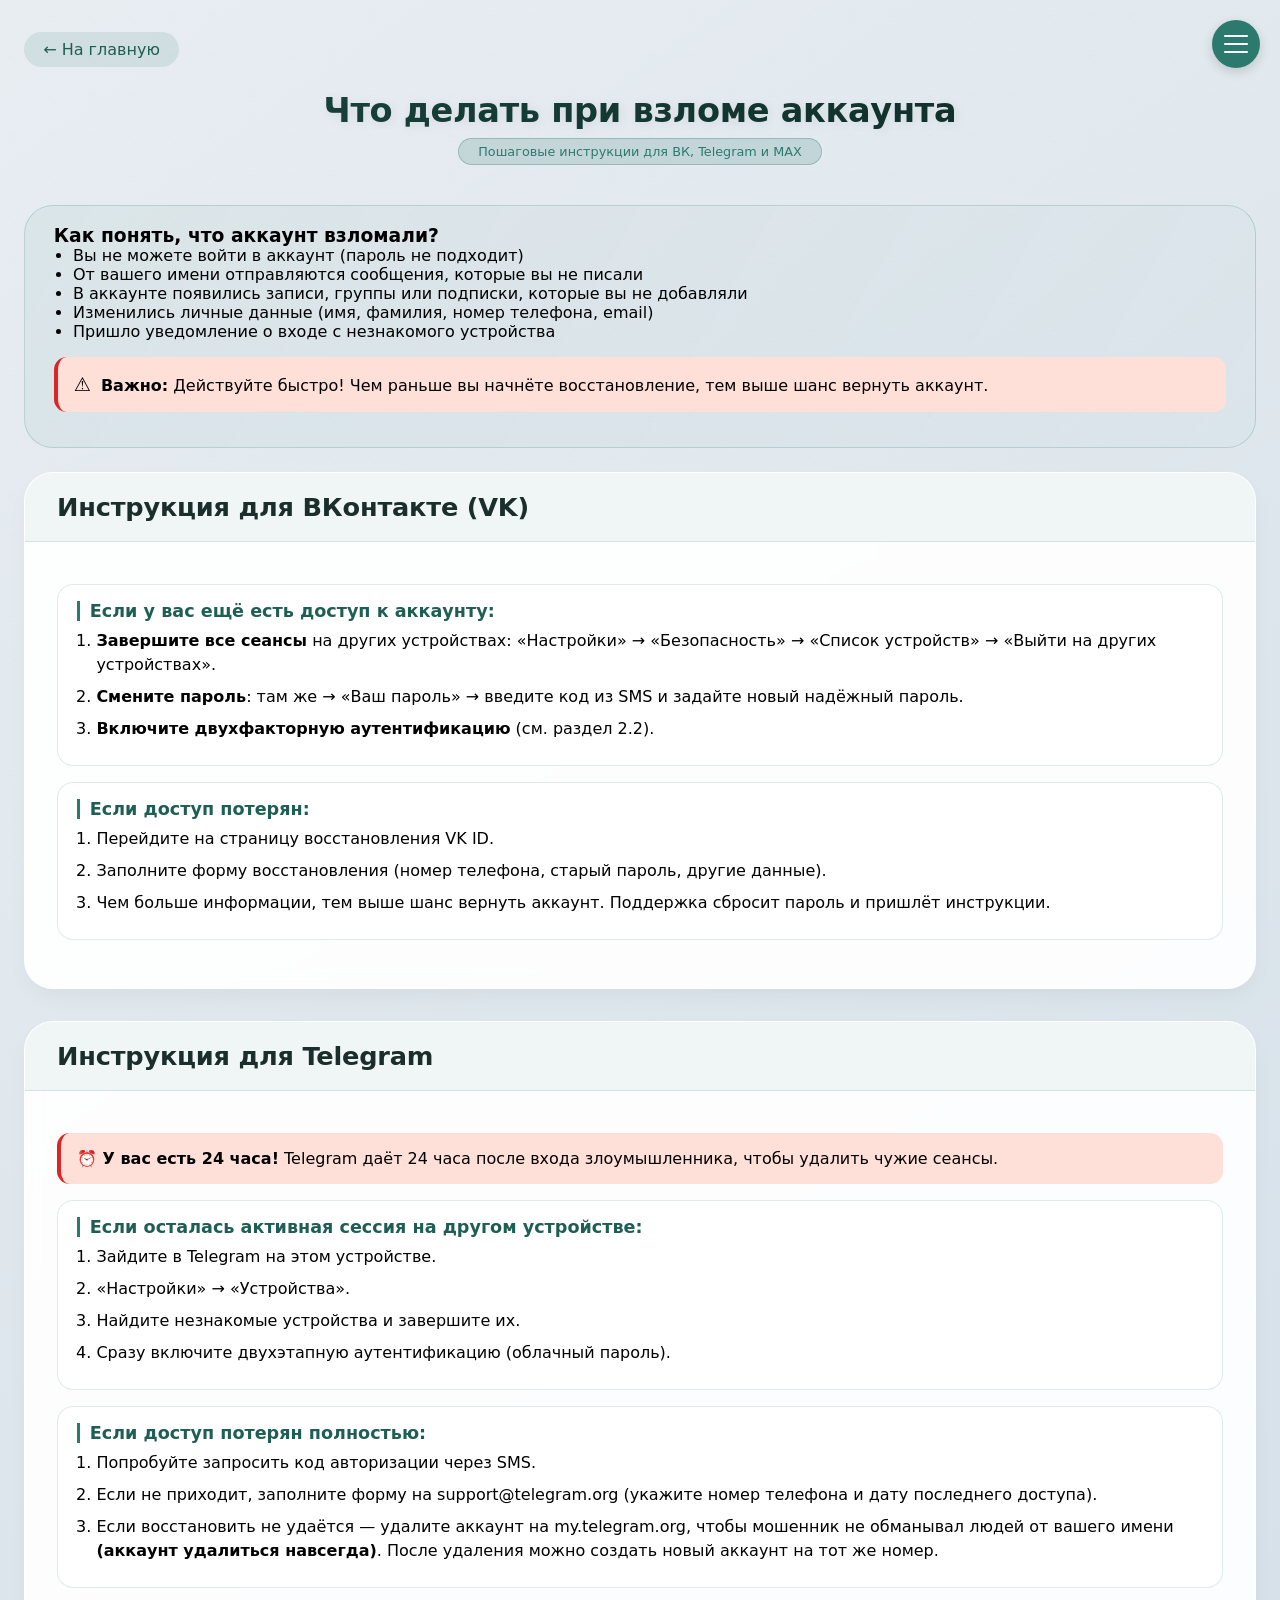
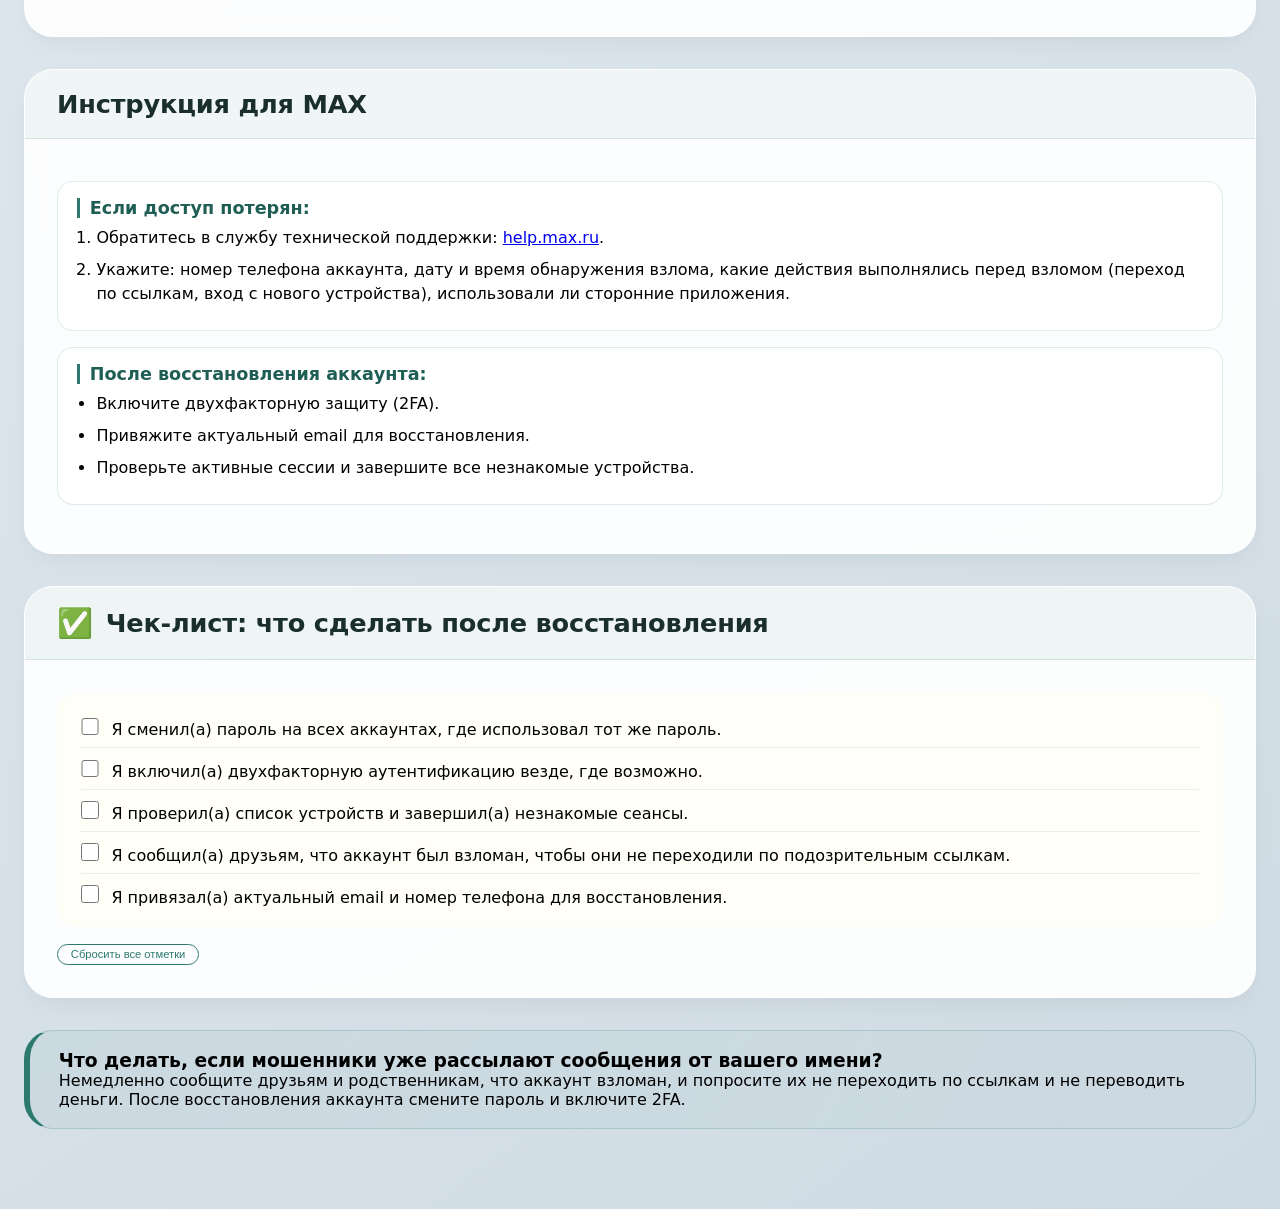
<file: articles/hacked.html>
<!DOCTYPE html>
<html lang="ru">
<head>
    <meta charset="UTF-8">
    <meta name="viewport" content="width=device-width, initial-scale=1.0, viewport-fit=cover">
    <title>Что делать при взломе аккаунта: инструкции для ВК, Telegram, МАХ</title>
    <link rel="stylesheet" href="../css/style.css">
    <link rel="stylesheet" href="../css/style-password.css">
    <style>
        .platform-card {
            background: white;
            border-radius: 1rem;
            padding: 1rem 1.2rem;
            margin: 1rem 0;
            border: 1px solid rgba(44,122,110,0.15);
        }
        .platform-title {
            font-weight: 700;
            color: var(--accent-dark);
            margin-bottom: 0.5rem;
            font-size: 1.1rem;
            border-left: 3px solid var(--accent-teal);
            padding-left: 0.6rem;
        }
        .steps-list {
            margin-left: 1.2rem;
            line-height: 1.5;
        }
        .steps-list li {
            margin: 0.5rem 0;
        }
        .alert-note {
            background: #ffe0d9;
            border-left: 4px solid #dc2626;
            padding: 1rem;
            border-radius: 0.8rem;
            margin: 1rem 0;
        }
        .checklist-simple {
            background: rgba(255,255,245,0.8);
            border-radius: 1.2rem;
            padding: 0.8rem 1.5rem;
            margin: 0.5rem 0 1rem 0;
        }
        .checklist-simple li {
            display: flex;
            align-items: baseline;
            gap: 0.8rem;
            padding: 0.5rem 0;
            border-bottom: 1px solid rgba(44,122,110,0.1);
        }
        .checklist-simple li:last-child { border-bottom: none; }
        .checklist-simple input { width: 1.1rem; height: 1.1rem; accent-color: var(--accent-teal); flex-shrink: 0; margin-top: 0.2rem; }
        .menu-toggle, .side-menu, .overlay { z-index: 1100; }
        .side-menu a::before { content: none; }
        .side-menu a { padding-left: 1rem; }
        @media (max-width: 680px) {
            .platform-card { padding: 0.8rem; }
        }
    </style>
</head>
<body>

<div class="menu-toggle" id="menuToggle"><span></span></div>
<div class="overlay" id="overlay"></div>
<div class="side-menu" id="sideMenu">
    <button class="close-menu" id="closeMenuBtn">✕</button>
    <div id="sideMenuContent"><div class="loader-sections">Загрузка разделов...</div></div>
</div>

<div class="container">
    <a href="../index.html" class="back-button">← На главную</a>
    <div class="hero">
        <h1 class="page-title">Что делать при взломе аккаунта</h1>
        <div class="hero-badge">Пошаговые инструкции для ВК, Telegram и МАХ</div>
    </div>

    <div class="editable-content">
        <div class="general-tips" style="margin-bottom: 1.5rem;">
            <h3>Как понять, что аккаунт взломали?</h3>
            <ul style="margin-left: 1.2rem;">
                <li>Вы не можете войти в аккаунт (пароль не подходит)</li>
                <li>От вашего имени отправляются сообщения, которые вы не писали</li>
                <li>В аккаунте появились записи, группы или подписки, которые вы не добавляли</li>
                <li>Изменились личные данные (имя, фамилия, номер телефона, email)</li>
                <li>Пришло уведомление о входе с незнакомого устройства</li>
            </ul>
            <div class="alert-note"><span style="font-size:1.2rem; margin-right:0.3rem;">⚠️</span> <strong>Важно:</strong> Действуйте быстро! Чем раньше вы начнёте восстановление, тем выше шанс вернуть аккаунт.</div>
        </div>

        <div class="password-card">
            <div class="card-header"><h3>Инструкция для ВКонтакте (VK)</h3></div>
            <div class="card-body">
                <div class="platform-card">
                    <div class="platform-title">Если у вас ещё есть доступ к аккаунту:</div>
                    <ol class="steps-list">
                        <li><strong>Завершите все сеансы</strong> на других устройствах: «Настройки» → «Безопасность» → «Список устройств» → «Выйти на других устройствах».</li>
                        <li><strong>Смените пароль</strong>: там же → «Ваш пароль» → введите код из SMS и задайте новый надёжный пароль.</li>
                        <li><strong>Включите двухфакторную аутентификацию</strong> (см. раздел 2.2).</li>
                    </ol>
                </div>
                <div class="platform-card">
                    <div class="platform-title">Если доступ потерян:</div>
                    <ol class="steps-list">
                        <li>Перейдите на страницу восстановления VK ID.</li>
                        <li>Заполните форму восстановления (номер телефона, старый пароль, другие данные).</li>
                        <li>Чем больше информации, тем выше шанс вернуть аккаунт. Поддержка сбросит пароль и пришлёт инструкции.</li>
                    </ol>
                </div>
            </div>
        </div>

        <div class="password-card">
            <div class="card-header"><h3>Инструкция для Telegram</h3></div>
            <div class="card-body">
                <div class="alert-note"><strong>⏰ У вас есть 24 часа!</strong> Telegram даёт 24 часа после входа злоумышленника, чтобы удалить чужие сеансы.</div>
                <div class="platform-card">
                    <div class="platform-title">Если осталась активная сессия на другом устройстве:</div>
                    <ol class="steps-list">
                        <li>Зайдите в Telegram на этом устройстве.</li>
                        <li>«Настройки» → «Устройства».</li>
                        <li>Найдите незнакомые устройства и завершите их.</li>
                        <li>Сразу включите двухэтапную аутентификацию (облачный пароль).</li>
                    </ol>
                </div>
                <div class="platform-card">
                    <div class="platform-title">Если доступ потерян полностью:</div>
                    <ol class="steps-list">
                        <li>Попробуйте запросить код авторизации через SMS.</li>
                        <li>Если не приходит, заполните форму на support@telegram.org (укажите номер телефона и дату последнего доступа).</li>
                        <li>Если восстановить не удаётся — удалите аккаунт на my.telegram.org, чтобы мошенник не обманывал людей от вашего имени <strong>(аккаунт удалиться навсегда)</strong>. После удаления можно создать новый аккаунт на тот же номер.</li>
                    </ol>
                </div>
            </div>
        </div>

        <div class="password-card">
            <div class="card-header"><h3>Инструкция для МАХ</h3></div>
            <div class="card-body">
                <div class="platform-card">
                    <div class="platform-title">Если доступ потерян:</div>
                    <ol class="steps-list">
                        <li>Обратитесь в службу технической поддержки: <a href="https://help.max.ru" target="_blank">help.max.ru</a>.</li>
                        <li>Укажите: номер телефона аккаунта, дату и время обнаружения взлома, какие действия выполнялись перед взломом (переход по ссылкам, вход с нового устройства), использовали ли сторонние приложения.</li>
                    </ol>
                </div>
                <div class="platform-card">
                    <div class="platform-title">После восстановления аккаунта:</div>
                    <ul class="steps-list">
                        <li>Включите двухфакторную защиту (2FA).</li>
                        <li>Привяжите актуальный email для восстановления.</li>
                        <li>Проверьте активные сессии и завершите все незнакомые устройства.</li>
                    </ul>
                </div>
            </div>
        </div>

        <div class="password-card">
            <div class="card-header"><span style="font-size:1.8rem;">✅</span><h3>Чек-лист: что сделать после восстановления</h3></div>
            <div class="card-body">
                <ul class="checklist-simple" id="hacked-checklist">
                    <li><input type="checkbox" id="hack1"> <label for="hack1">Я сменил(а) пароль на всех аккаунтах, где использовал тот же пароль.</label></li>
                    <li><input type="checkbox" id="hack2"> <label for="hack2">Я включил(а) двухфакторную аутентификацию везде, где возможно.</label></li>
                    <li><input type="checkbox" id="hack3"> <label for="hack3">Я проверил(а) список устройств и завершил(а) незнакомые сеансы.</label></li>
                    <li><input type="checkbox" id="hack4"> <label for="hack4">Я сообщил(а) друзьям, что аккаунт был взломан, чтобы они не переходили по подозрительным ссылкам.</label></li>
                    <li><input type="checkbox" id="hack5"> <label for="hack5">Я привязал(а) актуальный email и номер телефона для восстановления.</label></li>
                </ul>
                <button id="resetHacked" class="reset-checklist">Сбросить все отметки</button>
            </div>
        </div>

        <div class="general-tips" style="border-left:6px solid var(--accent-teal);">
            <h3>Что делать, если мошенники уже рассылают сообщения от вашего имени?</h3>
            <p>Немедленно сообщите друзьям и родственникам, что аккаунт взломан, и попросите их не переходить по ссылкам и не переводить деньги. После восстановления аккаунта смените пароль и включите 2FA.</p>
        </div>
    </div>
</div>

<script>
    (function() {
        const checkboxes = document.querySelectorAll('#hacked-checklist input[type="checkbox"]');
        const resetBtn = document.getElementById('resetHacked');
        function save() { const s={}; checkboxes.forEach(cb=>{s[cb.id]=cb.checked}); localStorage.setItem('hacked_checklist',JSON.stringify(s)); }
        function load() { const saved=localStorage.getItem('hacked_checklist'); if(saved){ try{ const s=JSON.parse(saved); checkboxes.forEach(cb=>{ if(s[cb.id]) cb.checked=s[cb.id]; }); }catch(e){} } }
        function reset() { checkboxes.forEach(cb=>cb.checked=false); save(); }
        checkboxes.forEach(cb=>cb.addEventListener('change',save));
        if(resetBtn) resetBtn.addEventListener('click',reset);
        load();
    })();
    function escapeHtml(s){ if(!s) return ''; return s.replace(/[&<>]/g,function(m){ if(m==='&') return '&amp;'; if(m==='<') return '&lt;'; if(m==='>') return '&gt;'; return m;}); }
    function renderSideMenu(sections,currentPage){
        const c=document.getElementById('sideMenuContent'); if(!c) return; if(!sections||sections.length===0){ c.innerHTML='<div>Нет разделов</div>'; return; }
        let h='<h4 style="margin-top:0;margin-bottom:0.8rem;color:var(--accent-dark);">Разделы по безопасности</h4>';
        sections.forEach(s=>{
            if(s.type==='simple'){
                const isCurrent=s.link===currentPage;
                h+=`<div style="margin-bottom:0.6rem;"><strong style="display:block;padding:0.3rem 1rem;background:${isCurrent?'rgba(44,122,110,0.1)':'transparent'};border-radius:2rem;">${escapeHtml(s.title)}</strong><a href="${s.link}" style="padding-left:1.8rem;">${isCurrent?'Текущая страница':(s.linkText||'Перейти →')}</a></div>`;
            } else if(s.type==='submenu'&&s.platforms){
                h+=`<div style="margin-bottom:0.6rem;"><strong style="display:block;padding:0.3rem 1rem;">${escapeHtml(s.title)}</strong>${s.platforms.map(p=>`<a href="${p.url}" style="padding-left:1.8rem;">${escapeHtml(p.name)}</a>`).join('')}</div>`;
            }
        });
        c.innerHTML=h;
    }
    function loadSideMenu(){ const current='hacked.html'; fetch('../data.json').then(r=>r.json()).then(d=>{ if(d.sections) renderSideMenu(d.sections,current); }).catch(e=>{ console.error(e); document.getElementById('sideMenuContent').innerHTML='<div>Ошибка загрузки</div>'; }); }
    (function(){ const t=document.getElementById('menuToggle'), m=document.getElementById('sideMenu'), o=document.getElementById('overlay'), c=document.getElementById('closeMenuBtn'); function open(){ m.classList.add('open'); o.classList.add('active'); } function close(){ m.classList.remove('open'); o.classList.remove('active'); } if(t) t.addEventListener('click',open); if(c) c.addEventListener('click',close); if(o) o.addEventListener('click',close); })();
    loadSideMenu();
</script>
</body>
</html>
</file>
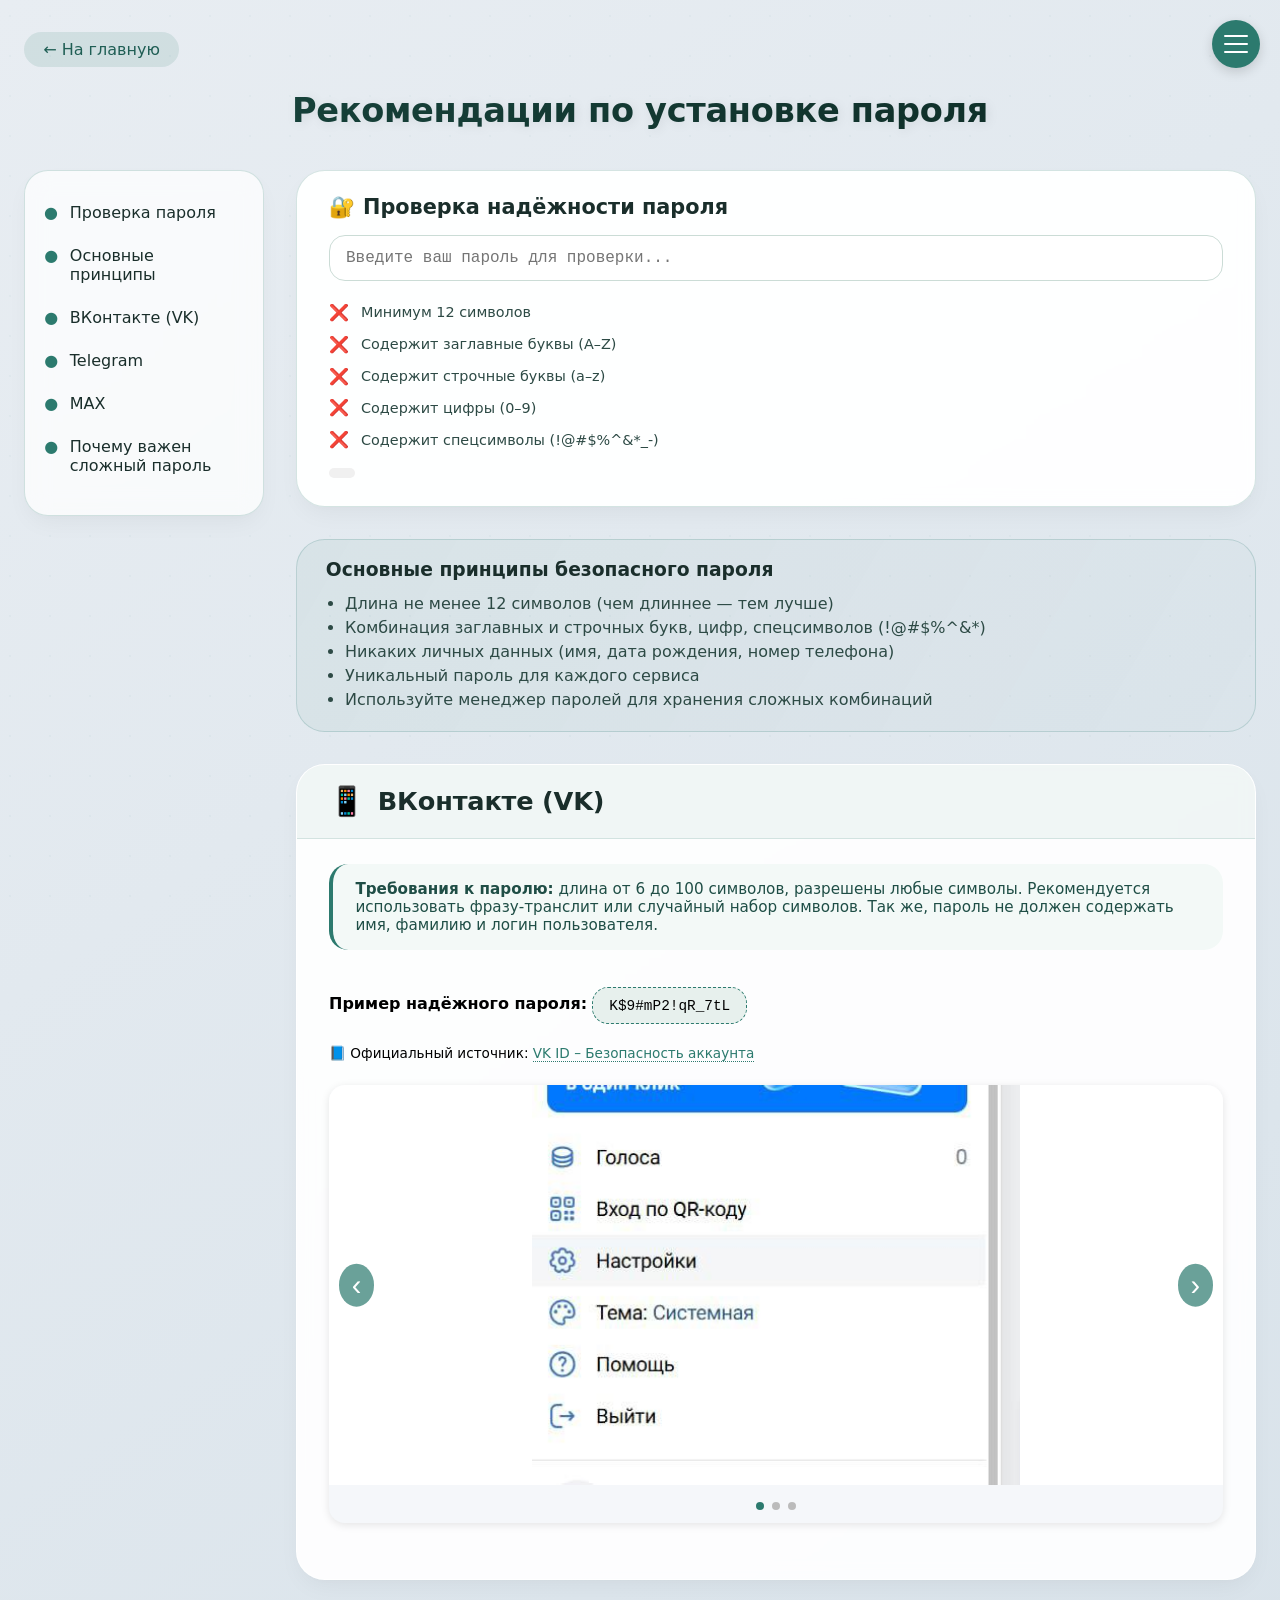
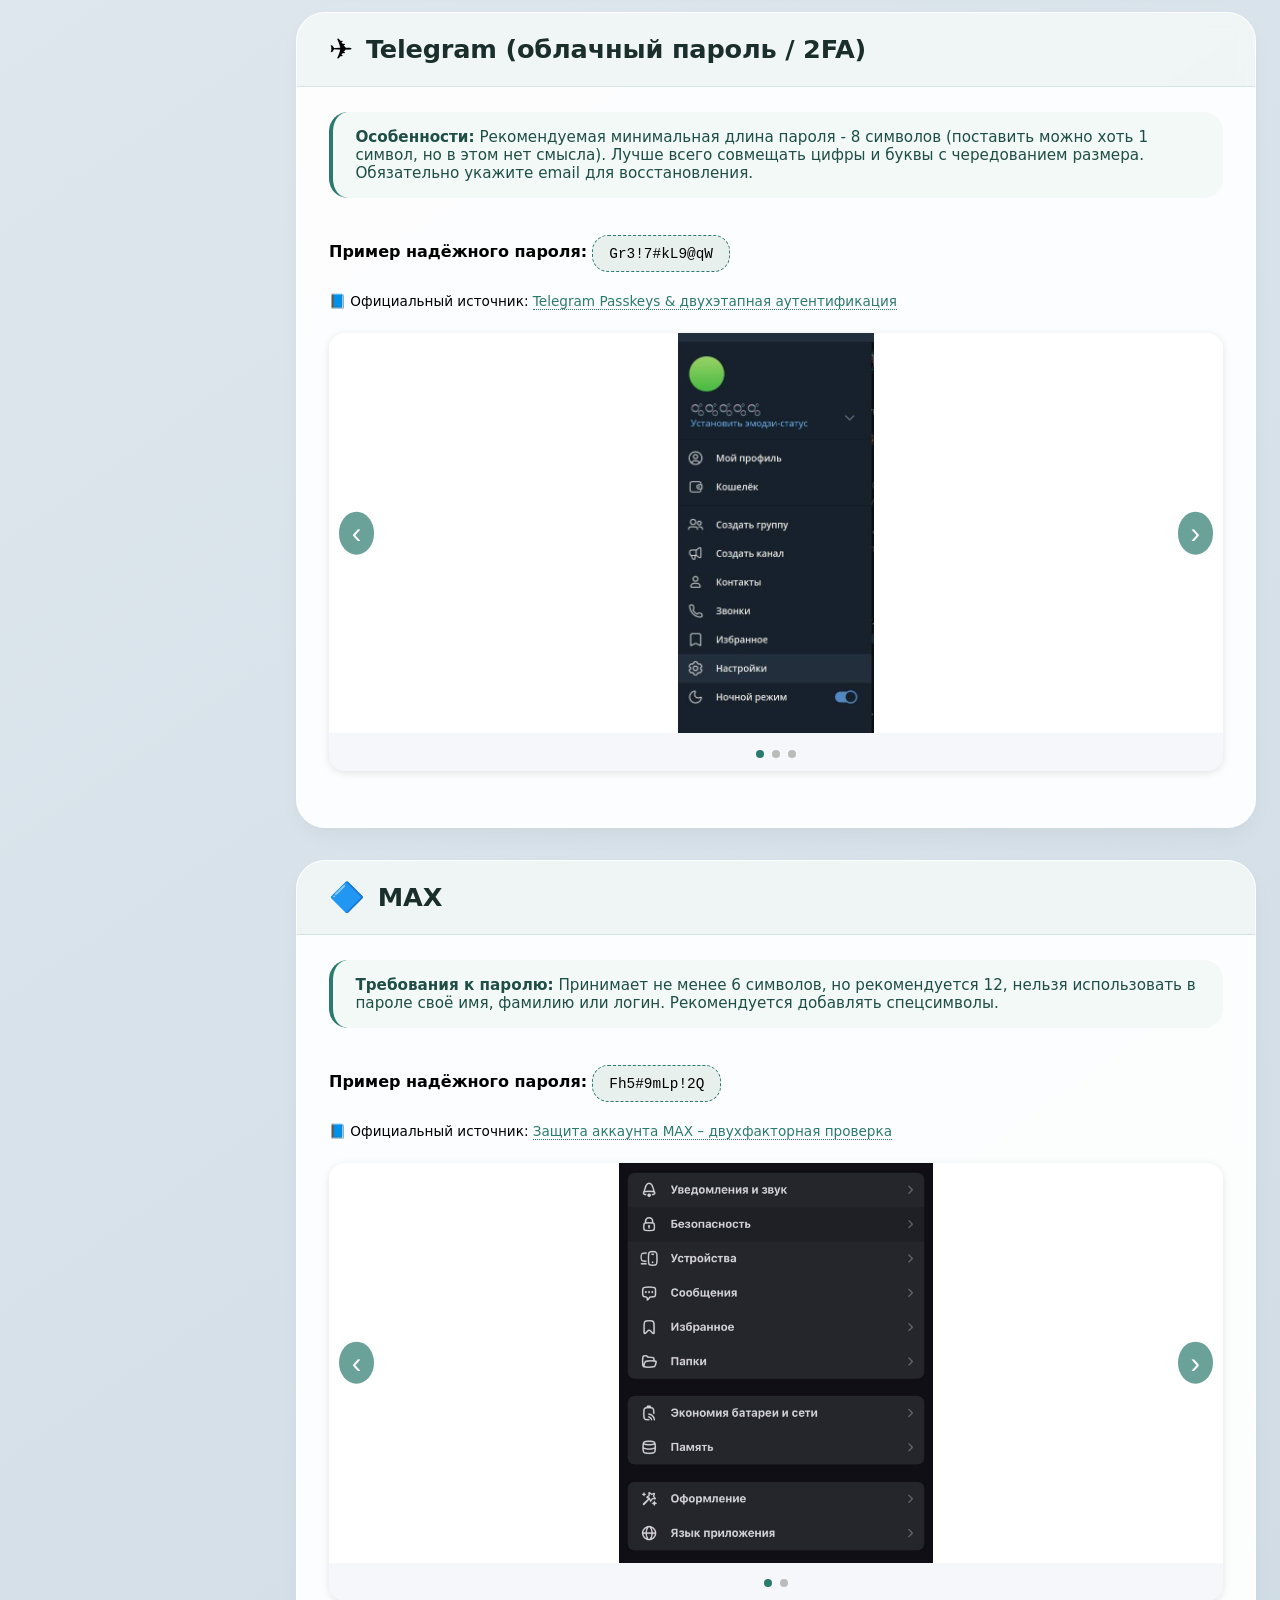
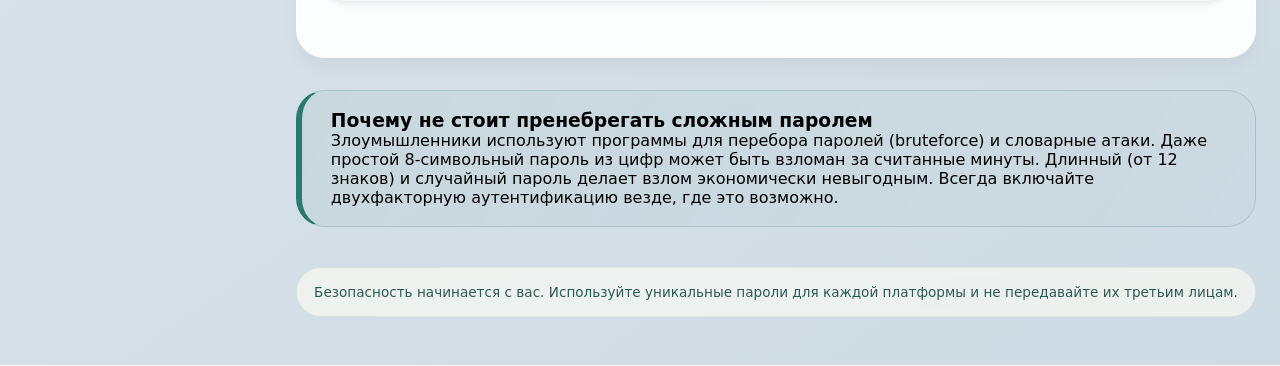
<file: articles/password.html>
<!DOCTYPE html>
<html lang="ru">
<head>
    <meta charset="UTF-8">
    <meta name="viewport" content="width=device-width, initial-scale=1.0, viewport-fit=cover">
    <title>Безопасный пароль: инструкции для ВКонтакте, Telegram, МАХ</title>
    <link rel="stylesheet" href="../css/style.css">
    <link rel="stylesheet" href="../css/style-password.css">
    <style>
        .page-wrapper {
            display: flex;
            gap: 2rem;
            position: relative;
        }
        .page-nav {
            flex: 0 0 240px;
            position: sticky;
            top: 2rem;
            align-self: flex-start;
            background: rgba(255, 255, 255, 0.75);
            backdrop-filter: blur(12px);
            border-radius: 1.5rem;
            padding: 1.5rem 1rem;
            border: 1px solid rgba(44,122,110,0.2);
            box-shadow: var(--shadow-sm);
        }
        .page-nav ul {
            list-style: none;
            margin: 0;
            padding: 0;
        }
        .page-nav li {
            margin-bottom: 0.5rem;
        }
        .page-nav a {
            display: block;
            padding: 0.5rem 0.8rem 0.5rem 1.8rem;
            color: var(--text-dark);
            text-decoration: none;
            font-weight: 500;
            border-radius: 0.8rem;
            transition: all 0.2s;
            position: relative;
        }
        .page-nav a::before {
            content: "●";
            position: absolute;
            left: 0.2rem;
            top: 0.5rem;
            color: var(--accent-teal);
            font-weight: bold;
            font-size: 1rem;
            transition: transform 0.2s;
        }
        .page-nav a:hover {
            background: rgba(44,122,110,0.1);
            transform: translateX(4px);
        }
        .page-nav a:hover::before {
            transform: scale(1.2);
        }
        .main-content {
            flex: 1;
            min-width: 0;
        }
        @media (max-width: 900px) {
            .page-wrapper {
                flex-direction: column;
            }
            .page-nav {
                position: static;
                width: 100%;
                margin-bottom: 1rem;
            }
        }
        .menu-toggle, .side-menu, .overlay {
            z-index: 1100;
        }
        .side-menu a::before {
            content: none;
        }
        .side-menu a {
            padding-left: 1rem;
        }
    </style>
</head>
<body>

<div class="menu-toggle" id="menuToggle">
    <span></span>
</div>
<div class="overlay" id="overlay"></div>
<div class="side-menu" id="sideMenu">
    <button class="close-menu" id="closeMenuBtn">✕</button>
    <div id="sideMenuContent">
        <div class="loader-sections">Загрузка разделов...</div>
    </div>
</div>

<div class="container">
    <a href="../index.html" class="back-button">← На главную</a>

    <div class="hero">
        <h1 class="page-title">Рекомендации по установке пароля</h1>
    </div>

    <!-- РЕДАКТИРУЕМЫЙ БЛОК -->
    <div class="editable-content">
        <div class="page-wrapper">
            <nav class="page-nav">
                <ul>
                    <li><a href="#tester-block">Проверка пароля</a></li>
                    <li><a href="#principles-block">Основные принципы</a></li>
                    <li><a href="#vk-card">ВКонтакте (VK)</a></li>
                    <li><a href="#tg-card">Telegram</a></li>
                    <li><a href="#max-card">МАХ</a></li>
                    <li><a href="#why-block">Почему важен сложный пароль</a></li>
                </ul>
            </nav>

            <div class="main-content">
                <div class="password-tester" id="tester-block">
                    <div class="tester-title">
                        <span>🔐</span> Проверка надёжности пароля
                    </div>
                    <input type="text" id="passwordInput" class="password-input-field" placeholder="Введите ваш пароль для проверки...">
                    <ul class="criteria-list" id="criteriaList">
                        <li id="criterion-length">Минимум 12 символов</li>
                        <li id="criterion-upper">Содержит заглавные буквы (A–Z)</li>
                        <li id="criterion-lower">Содержит строчные буквы (a–z)</li>
                        <li id="criterion-digit">Содержит цифры (0–9)</li>
                        <li id="criterion-special">Содержит спецсимволы (!@#$%^&*_-)</li>
                    </ul>
                    <div id="strengthMessage" class="strength-text"></div>
                </div>

                <div class="general-tips" id="principles-block">
                    <h3 style="color: var(--text-dark); margin-bottom: 12px;">Основные принципы безопасного пароля</h3>
                    <ul style="margin-left: 1.2rem; color: var(--text-soft); line-height: 1.5;">
                        <li>Длина не менее 12 символов (чем длиннее — тем лучше)</li>
                        <li>Комбинация заглавных и строчных букв, цифр, спецсимволов (!@#$%^&*)</li>
                        <li>Никаких личных данных (имя, дата рождения, номер телефона)</li>
                        <li>Уникальный пароль для каждого сервиса</li>
                        <li>Используйте менеджер паролей для хранения сложных комбинаций</li>
                    </ul>
                </div>

                <div class="password-card" id="vk-card">
                    <div class="card-header"><span style="font-size:1.8rem;">📱</span><h3>ВКонтакте (VK)</h3></div>
                    <div class="card-body">
                        <div class="requirement-box"><strong>Требования к паролю:</strong> длина от 6 до 100 символов, разрешены любые символы. Рекомендуется использовать фразу-транслит или случайный набор символов. Так же, пароль не должен содержать имя, фамилию и логин пользователя.</div>
                        <div><strong>Пример надёжного пароля:</strong> <span class="example-pass">K$9#mP2!qR_7tL</span></div>
                        <div class="source-link">📘 Официальный источник: <a href="https://id.vk.com/about/faq/users/personal_account_vk_id/security/account_security/18524" target="_blank">VK ID – Безопасность аккаунта</a></div>
                        <div class="screenshot-carousel" data-images='[
                            "../images/vk-1.jpg",
                            "../images/vk-2.jpg",
                            "../images/vk-3.jpg"
                        ]'>
                            <div class="carousel-container">
                                <div class="carousel-track"></div>
                                <button class="carousel-btn prev">‹</button>
                                <button class="carousel-btn next">›</button>
                            </div>
                            <div class="carousel-dots"></div>
                        </div>
                    </div>
                </div>

                <div class="password-card" id="tg-card">
                    <div class="card-header"><span style="font-size:1.8rem;">✈️</span><h3>Telegram (облачный пароль / 2FA)</h3></div>
                    <div class="card-body">
                        <div class="requirement-box"><strong>Особенности:</strong> Рекомендуемая минимальная длина пароля - 8 символов (поставить можно хоть 1 символ, но в этом нет смысла). Лучше всего совмещать цифры и буквы с чередованием размера. Обязательно укажите email для восстановления.</div>
                        <div><strong>Пример надёжного пароля:</strong> <span class="example-pass">Gr3!7#kL9@qW</span></div>
                        <div class="source-link">📘 Официальный источник: <a href="https://telegram.org/blog/passkeys-and-gift-offers" target="_blank">Telegram Passkeys & двухэтапная аутентификация</a></div>
                        <div class="screenshot-carousel" data-images='[
                            "../images/tg-1.jpg",
                            "../images/tg-2.jpg",
                            "../images/tg-3.jpg"
                        ]'>
                            <div class="carousel-container">
                                <div class="carousel-track"></div>
                                <button class="carousel-btn prev">‹</button>
                                <button class="carousel-btn next">›</button>
                            </div>
                            <div class="carousel-dots"></div>
                        </div>
                    </div>
                </div>

                <div class="password-card" id="max-card">
                    <div class="card-header"><span style="font-size:1.8rem;">🔷</span><h3>МАХ</h3></div>
                    <div class="card-body">
                        <div class="requirement-box"><strong>Требования к паролю:</strong> Принимает не менее 6 символов, но рекомендуется 12, нельзя использовать в пароле своё имя, фамилию или логин. Рекомендуется добавлять спецсимволы.</div>
                        <div><strong>Пример надёжного пароля:</strong> <span class="example-pass">Fh5#9mLp!2Q</span></div>
                        <div class="source-link">📘 Официальный источник: <a href="https://kras-kray.ru/zashchitite-svoj-akkaunt-makh-podklyuchite-dvoynuyu-proverku-vkhoda" target="_blank">Защита аккаунта МАХ – двухфакторная проверка</a></div>
                        <div class="screenshot-carousel" data-images='[
                            "../images/max-1.jpg",
                            "../images/max-2.jpg"
                        ]'>
                            <div class="carousel-container">
                                <div class="carousel-track"></div>
                                <button class="carousel-btn prev">‹</button>
                                <button class="carousel-btn next">›</button>
                            </div>
                            <div class="carousel-dots"></div>
                        </div>
                    </div>
                </div>

                <div class="general-tips" id="why-block" style="border-left: 6px solid var(--accent-teal);">
                    <h3>Почему не стоит пренебрегать сложным паролем</h3>
                    <p>Злоумышленники используют программы для перебора паролей (bruteforce) и словарные атаки. Даже простой 8-символьный пароль из цифр может быть взломан за считанные минуты. Длинный (от 12 знаков) и случайный пароль делает взлом экономически невыгодным. Всегда включайте двухфакторную аутентификацию везде, где это возможно.</p>
                </div>

                <div class="footer-note">Безопасность начинается с вас. Используйте уникальные пароли для каждой платформы и не передавайте их третьим лицам.</div>
            </div>
        </div>
    </div>
    <!-- КОНЕЦ РЕДАКТИРУЕМОГО БЛОКА -->
</div>

<script>
    (function() {
        const passwordInput = document.getElementById('passwordInput');
        const lengthCrit = document.getElementById('criterion-length');
        const upperCrit = document.getElementById('criterion-upper');
        const lowerCrit = document.getElementById('criterion-lower');
        const digitCrit = document.getElementById('criterion-digit');
        const specialCrit = document.getElementById('criterion-special');
        const strengthMsg = document.getElementById('strengthMessage');

        function updateCriterion(el, valid) {
            if (valid) el.classList.add('valid');
            else el.classList.remove('valid');
        }

        function checkPassword() {
            const pwd = passwordInput.value;
            const isLong = pwd.length >= 12;
            const hasUpper = /[A-Z]/.test(pwd);
            const hasLower = /[a-z]/.test(pwd);
            const hasDigit = /[0-9]/.test(pwd);
            const hasSpecial = /[!@#$%^&*_\-]/.test(pwd);
            updateCriterion(lengthCrit, isLong);
            updateCriterion(upperCrit, hasUpper);
            updateCriterion(lowerCrit, hasLower);
            updateCriterion(digitCrit, hasDigit);
            updateCriterion(specialCrit, hasSpecial);
            const validCount = [isLong, hasUpper, hasLower, hasDigit, hasSpecial].filter(Boolean).length;
            if (pwd.length === 0) {
                strengthMsg.textContent = '';
                strengthMsg.style.background = '#f0f0f0';
            } else if (validCount === 5) {
                strengthMsg.textContent = '⭐ Отлично! Пароль очень надёжный.';
                strengthMsg.style.background = '#c8e6d9';
                strengthMsg.style.color = '#1f5e54';
            } else if (validCount >= 3) {
                strengthMsg.textContent = '⚠️ Хороший пароль, но можно усилить. Добавьте недостающие элементы.';
                strengthMsg.style.background = '#fff0c0';
                strengthMsg.style.color = '#aa6f00';
            } else {
                strengthMsg.textContent = '❌ Слабый пароль. Используйте не менее 12 символов, буквы, цифры и спецсимволы.';
                strengthMsg.style.background = '#ffe0d9';
                strengthMsg.style.color = '#b33a2e';
            }
        }
        passwordInput.addEventListener('input', checkPassword);
        checkPassword();
    })();

    function escapeHtml(str) {
        if (!str) return '';
        return str.replace(/[&<>]/g, function(m) {
            if (m === '&') return '&amp;';
            if (m === '<') return '&lt;';
            if (m === '>') return '&gt;';
            return m;
        });
    }

    function renderSideMenu(sections, currentPage) {
        const container = document.getElementById('sideMenuContent');
        if (!container) return;
        if (!sections || sections.length === 0) {
            container.innerHTML = '<div class="error-msg">Нет доступных разделов</div>';
            return;
        }

        let html = '<h4 style="margin-top: 0; margin-bottom: 0.8rem; color: var(--accent-dark);">Разделы по безопасности</h4>';
        
        sections.forEach(section => {
            if (section.type === 'simple') {
                const isCurrent = section.link === currentPage;
                html += `
                    <div style="margin-bottom: 0.6rem;">
                        <strong style="display: block; padding: 0.3rem 1rem; background: ${isCurrent ? 'rgba(44,122,110,0.1)' : 'transparent'}; border-radius: 2rem;">${escapeHtml(section.title)}</strong>
                        <a href="${section.link}" style="padding-left: 1.8rem;">${isCurrent ? 'Текущая страница' : (section.linkText || 'Перейти →')}</a>
                    </div>
                `;
            } else if (section.type === 'submenu' && section.platforms) {
                html += `
                    <div style="margin-bottom: 0.6rem;">
                        <strong style="display: block; padding: 0.3rem 1rem;">${escapeHtml(section.title)}</strong>
                        ${section.platforms.map(p => `<a href="${p.url}" style="padding-left: 1.8rem;">${escapeHtml(p.name)}</a>`).join('')}
                    </div>
                `;
            }
        });
        
        container.innerHTML = html;
    }

    function loadSideMenu() {
        const currentPage = 'password.html';
        fetch('../data.json')
            .then(response => {
                if (!response.ok) throw new Error(`Ошибка HTTP: ${response.status}`);
                return response.json();
            })
            .then(data => {
                if (data.sections && Array.isArray(data.sections)) {
                    renderSideMenu(data.sections, currentPage);
                } else {
                    throw new Error('В data.json отсутствует массив sections');
                }
            })
            .catch(error => {
                console.error('Ошибка загрузки data.json:', error);
                document.getElementById('sideMenuContent').innerHTML = `<div class="error-msg">⚠️ Не удалось загрузить разделы.<br><small>${error.message}</small></div>`;
            });
    }

    (function() {
        const menuToggle = document.getElementById('menuToggle');
        const sideMenu = document.getElementById('sideMenu');
        const overlay = document.getElementById('overlay');
        const closeBtn = document.getElementById('closeMenuBtn');
        function openMenu() { sideMenu.classList.add('open'); overlay.classList.add('active'); }
        function closeMenu() { sideMenu.classList.remove('open'); overlay.classList.remove('active'); }
        if (menuToggle) menuToggle.addEventListener('click', openMenu);
        if (closeBtn) closeBtn.addEventListener('click', closeMenu);
        if (overlay) overlay.addEventListener('click', closeMenu);
    })();

    (function() {
        const navLinks = document.querySelectorAll('.page-nav a');
        navLinks.forEach(link => {
            link.addEventListener('click', function(e) {
                e.preventDefault();
                const targetId = this.getAttribute('href');
                if (targetId && targetId !== '#') {
                    const targetElement = document.querySelector(targetId);
                    if (targetElement) targetElement.scrollIntoView({ behavior: 'smooth', block: 'start' });
                }
            });
        });
    })();

    // СКРИПТ КАРУСЕЛИ
    (function() {
        function initCarousels() {
            document.querySelectorAll('.screenshot-carousel').forEach(carousel => {
                const imagesAttr = carousel.getAttribute('data-images');
                if (!imagesAttr) return;
                let images;
                try {
                    images = JSON.parse(imagesAttr);
                } catch(e) { return; }
                if (!images.length) return;

                const track = carousel.querySelector('.carousel-track');
                const dotsContainer = carousel.querySelector('.carousel-dots');
                const prevBtn = carousel.querySelector('.prev');
                const nextBtn = carousel.querySelector('.next');
                if (!track || !dotsContainer || !prevBtn || !nextBtn) return;

                let currentIndex = 0;

                function render() {
                    track.innerHTML = '';
                    images.forEach((src, i) => {
                        const slide = document.createElement('div');
                        slide.className = 'carousel-slide';
                        const img = document.createElement('img');
                        img.src = src;
                        img.alt = `Скриншот ${i+1}`;
                        slide.appendChild(img);
                        track.appendChild(slide);
                    });
                    track.style.transform = `translateX(-${currentIndex * 100}%)`;

                    dotsContainer.innerHTML = '';
                    images.forEach((_, i) => {
                        const dot = document.createElement('span');
                        dot.className = 'dot' + (i === currentIndex ? ' active' : '');
                        dot.addEventListener('click', () => {
                            currentIndex = i;
                            update();
                        });
                        dotsContainer.appendChild(dot);
                    });
                }

                function update() {
                    track.style.transform = `translateX(-${currentIndex * 100}%)`;
                    const dots = dotsContainer.querySelectorAll('.dot');
                    dots.forEach((dot, i) => {
                        dot.classList.toggle('active', i === currentIndex);
                    });
                }

                prevBtn.addEventListener('click', () => {
                    currentIndex = (currentIndex - 1 + images.length) % images.length;
                    update();
                });
                nextBtn.addEventListener('click', () => {
                    currentIndex = (currentIndex + 1) % images.length;
                    update();
                });

                render();
            });
        }
        if (document.readyState === 'loading') {
            document.addEventListener('DOMContentLoaded', initCarousels);
        } else {
            initCarousels();
        }
    })();

    loadSideMenu();
</script>
</body>
</html>
</file>
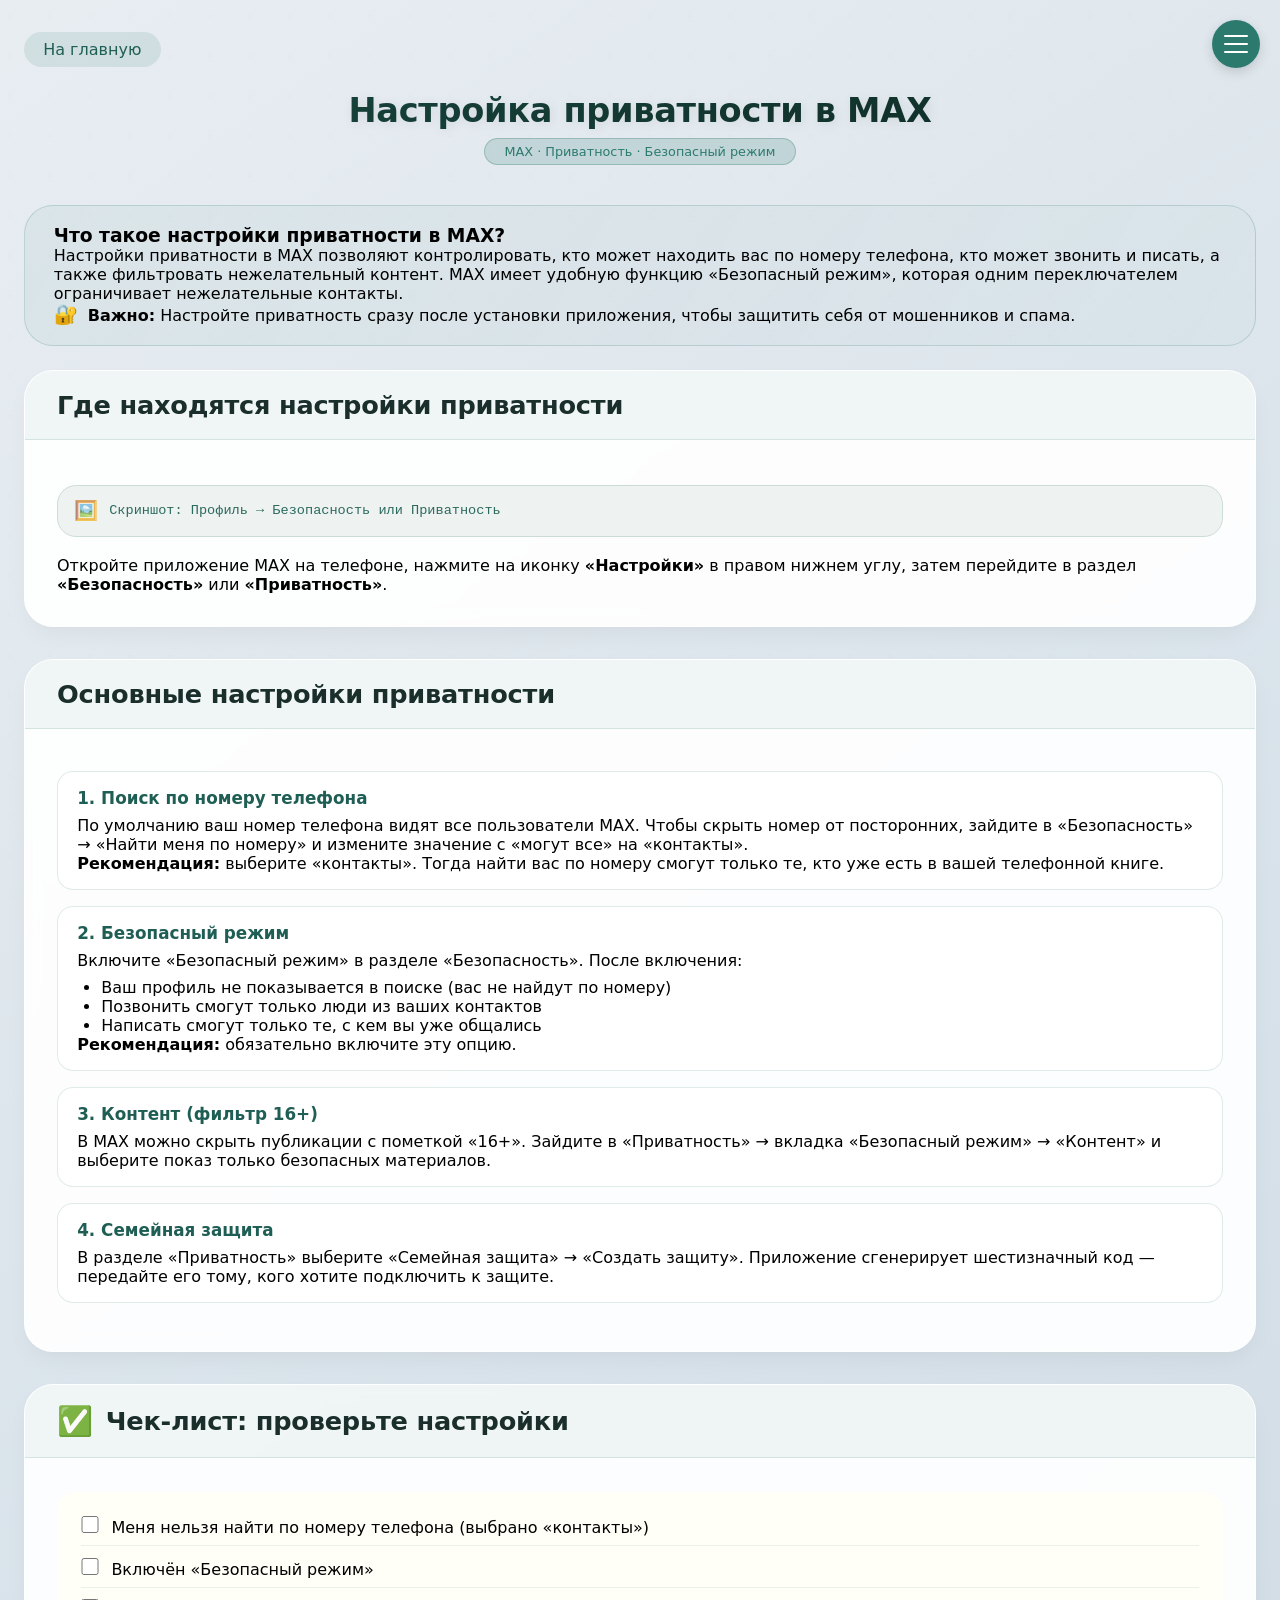
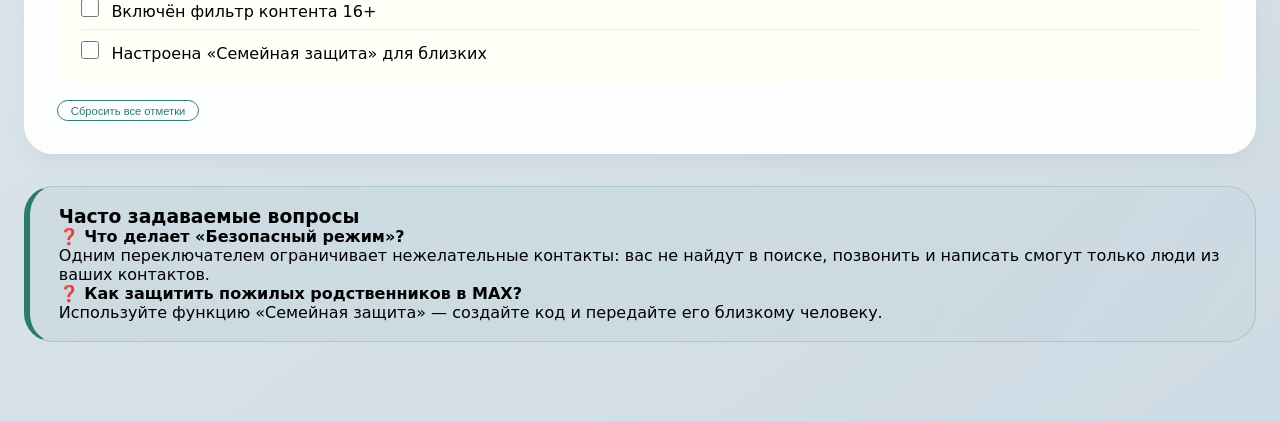
<file: articles/privacy-max.html>
<!DOCTYPE html>
<html lang="ru">
<head>
    <meta charset="UTF-8">
    <meta name="viewport" content="width=device-width, initial-scale=1.0, viewport-fit=cover">
    <title>Настройка приватности в МАХ</title>
    <link rel="stylesheet" href="../css/style.css">
    <link rel="stylesheet" href="../css/style-password.css">
    <style>
        .setting-card {
            background: white;
            border-radius: 1rem;
            padding: 1rem 1.2rem;
            margin: 1rem 0;
            border: 1px solid rgba(44,122,110,0.15);
        }
        .setting-title {
            font-weight: 700;
            color: var(--accent-dark);
            margin-bottom: 0.5rem;
            font-size: 1.05rem;
        }
        .checklist-simple {
            background: rgba(255,255,245,0.8);
            border-radius: 1.2rem;
            padding: 0.8rem 1.5rem;
            margin: 0.5rem 0 1rem 0;
        }
        .checklist-simple li {
            display: flex;
            align-items: baseline;
            gap: 0.8rem;
            padding: 0.5rem 0;
            border-bottom: 1px solid rgba(44,122,110,0.1);
        }
        .checklist-simple li:last-child {
            border-bottom: none;
        }
        .checklist-simple input {
            width: 1.1rem;
            height: 1.1rem;
            accent-color: var(--accent-teal);
            flex-shrink: 0;
            margin-top: 0.2rem;
        }
        .menu-toggle, .side-menu, .overlay {
            z-index: 1100;
        }
        .side-menu a::before {
            content: none;
        }
        .side-menu a {
            padding-left: 1rem;
        }
    </style>
</head>
<body>

<div class="menu-toggle" id="menuToggle">
    <span></span>
</div>
<div class="overlay" id="overlay"></div>
<div class="side-menu" id="sideMenu">
    <button class="close-menu" id="closeMenuBtn">✕</button>
    <div id="sideMenuContent">
        <div class="loader-sections">Загрузка разделов...</div>
    </div>
</div>

<div class="container">
    <a href="../index.html" class="back-button">На главную</a>

    <div class="hero">
        <h1 class="page-title">Настройка приватности в МАХ</h1>
        <div class="hero-badge">МАХ · Приватность · Безопасный режим</div>
    </div>

    <div class="editable-content">
        <div class="general-tips" style="margin-bottom: 1.5rem;">
            <h3>Что такое настройки приватности в МАХ?</h3>
            <p>Настройки приватности в МАХ позволяют контролировать, кто может находить вас по номеру телефона, кто может звонить и писать, а также фильтровать нежелательный контент. МАХ имеет удобную функцию «Безопасный режим», которая одним переключателем ограничивает нежелательные контакты.</p>
            <div class="info-note">
                <span style="font-size:1.2rem; margin-right:0.3rem;">🔐</span>
                <strong>Важно:</strong> Настройте приватность сразу после установки приложения, чтобы защитить себя от мошенников и спама.
            </div>
        </div>

        <div class="password-card">
            <div class="card-header">
                <h3>Где находятся настройки приватности</h3>
            </div>
            <div class="card-body">
                <div class="screenshot-placeholder">
                    Скриншот: Профиль → Безопасность или Приватность
                </div>
                <p>Откройте приложение МАХ на телефоне, нажмите на иконку <strong>«Настройки»</strong> в правом нижнем углу, затем перейдите в раздел <strong>«Безопасность»</strong> или <strong>«Приватность»</strong>.</p>
            </div>
        </div>

        <div class="password-card">
            <div class="card-header">
                <h3>Основные настройки приватности</h3>
            </div>
            <div class="card-body">
                <div class="setting-card">
                    <div class="setting-title">1. Поиск по номеру телефона</div>
                    <p>По умолчанию ваш номер телефона видят все пользователи МАХ. Чтобы скрыть номер от посторонних, зайдите в «Безопасность» → «Найти меня по номеру» и измените значение с «могут все» на «контакты».</p>
                    <p><strong>Рекомендация:</strong> выберите «контакты». Тогда найти вас по номеру смогут только те, кто уже есть в вашей телефонной книге.</p>
                </div>

                <div class="setting-card">
                    <div class="setting-title">2. Безопасный режим</div>
                    <p>Включите «Безопасный режим» в разделе «Безопасность». После включения:</p>
                    <ul style="margin-left: 1.5rem; margin-top: 0.5rem;">
                        <li>Ваш профиль не показывается в поиске (вас не найдут по номеру)</li>
                        <li>Позвонить смогут только люди из ваших контактов</li>
                        <li>Написать смогут только те, с кем вы уже общались</li>
                    </ul>
                    <p><strong>Рекомендация:</strong> обязательно включите эту опцию.</p>
                </div>

                <div class="setting-card">
                    <div class="setting-title">3. Контент (фильтр 16+)</div>
                    <p>В МАХ можно скрыть публикации с пометкой «16+». Зайдите в «Приватность» → вкладка «Безопасный режим» → «Контент» и выберите показ только безопасных материалов.</p>
                </div>

                <div class="setting-card">
                    <div class="setting-title">4. Семейная защита</div>
                    <p>В разделе «Приватность» выберите «Семейная защита» → «Создать защиту». Приложение сгенерирует шестизначный код — передайте его тому, кого хотите подключить к защите.</p>
                </div>
            </div>
        </div>

        <div class="password-card">
            <div class="card-header">
                <span style="font-size: 1.8rem;">✅</span>
                <h3>Чек-лист: проверьте настройки</h3>
            </div>
            <div class="card-body">
                <ul class="checklist-simple" id="max-privacy-checklist">
                    <li><input type="checkbox" id="max_check1"> <label for="max_check1">Меня нельзя найти по номеру телефона (выбрано «контакты»)</label></li>
                    <li><input type="checkbox" id="max_check2"> <label for="max_check2">Включён «Безопасный режим»</label></li>
                    <li><input type="checkbox" id="max_check3"> <label for="max_check3">Включён фильтр контента 16+</label></li>
                    <li><input type="checkbox" id="max_check4"> <label for="max_check4">Настроена «Семейная защита» для близких</label></li>
                </ul>
                <div style="margin-top: 0.8rem;">
                    <button id="resetMaxPrivacy" class="reset-checklist">Сбросить все отметки</button>
                </div>
            </div>
        </div>

        <div class="general-tips" style="border-left: 6px solid var(--accent-teal);">
            <h3>Часто задаваемые вопросы</h3>
            <p><strong>❓ Что делает «Безопасный режим»?</strong><br>Одним переключателем ограничивает нежелательные контакты: вас не найдут в поиске, позвонить и написать смогут только люди из ваших контактов.</p>
            <p><strong>❓ Как защитить пожилых родственников в МАХ?</strong><br>Используйте функцию «Семейная защита» — создайте код и передайте его близкому человеку.</p>
        </div>
    </div>
</div>

<script>
    (function() {
        const checkboxes = document.querySelectorAll('#max-privacy-checklist input[type="checkbox"]');
        const resetBtn = document.getElementById('resetMaxPrivacy');
        function save() { const s={}; checkboxes.forEach(cb=>{s[cb.id]=cb.checked}); localStorage.setItem('max_privacy_checklist',JSON.stringify(s)); }
        function load() { const saved=localStorage.getItem('max_privacy_checklist'); if(saved){ try{ const s=JSON.parse(saved); checkboxes.forEach(cb=>{ if(s[cb.id]) cb.checked=s[cb.id]; }); }catch(e){} } }
        function reset() { checkboxes.forEach(cb=>cb.checked=false); save(); }
        checkboxes.forEach(cb=>cb.addEventListener('change',save));
        if(resetBtn) resetBtn.addEventListener('click',reset);
        load();
    })();
    function escapeHtml(s){ if(!s) return ''; return s.replace(/[&<>]/g,function(m){ if(m==='&') return '&amp;'; if(m==='<') return '&lt;'; if(m==='>') return '&gt;'; return m;}); }
    function renderSideMenu(sections,currentPage){
        const c=document.getElementById('sideMenuContent'); if(!c) return; if(!sections||sections.length===0){ c.innerHTML='<div>Нет разделов</div>'; return; }
        let h='<h4 style="margin-top:0;margin-bottom:0.8rem;color:var(--accent-dark);">Разделы по безопасности</h4>';
        sections.forEach(s=>{
            if(s.type==='simple'){
                const isCurrent=s.link===currentPage;
                h+=`<div style="margin-bottom:0.6rem;"><strong style="display:block;padding:0.3rem 1rem;background:${isCurrent?'rgba(44,122,110,0.1)':'transparent'};border-radius:2rem;">${escapeHtml(s.title)}</strong><a href="${s.link}" style="padding-left:1.8rem;">${isCurrent?'Текущая страница':(s.linkText||'Перейти →')}</a></div>`;
            } else if(s.type==='submenu'&&s.platforms){
                h+=`<div style="margin-bottom:0.6rem;"><strong style="display:block;padding:0.3rem 1rem;">${escapeHtml(s.title)}</strong>${s.platforms.map(p=>`<a href="${p.url}" style="padding-left:1.8rem;">${escapeHtml(p.name)}</a>`).join('')}</div>`;
            }
        });
        c.innerHTML=h;
    }
    function loadSideMenu(){ const current='privacy-max.html'; fetch('../data.json').then(r=>r.json()).then(d=>{ if(d.sections) renderSideMenu(d.sections,current); }).catch(e=>{ console.error(e); document.getElementById('sideMenuContent').innerHTML='<div>Ошибка загрузки</div>'; }); }
    (function(){ const t=document.getElementById('menuToggle'), m=document.getElementById('sideMenu'), o=document.getElementById('overlay'), c=document.getElementById('closeMenuBtn'); function open(){ m.classList.add('open'); o.classList.add('active'); } function close(){ m.classList.remove('open'); o.classList.remove('active'); } if(t) t.addEventListener('click',open); if(c) c.addEventListener('click',close); if(o) o.addEventListener('click',close); })();
    loadSideMenu();
</script>
</body>
</html>
</file>
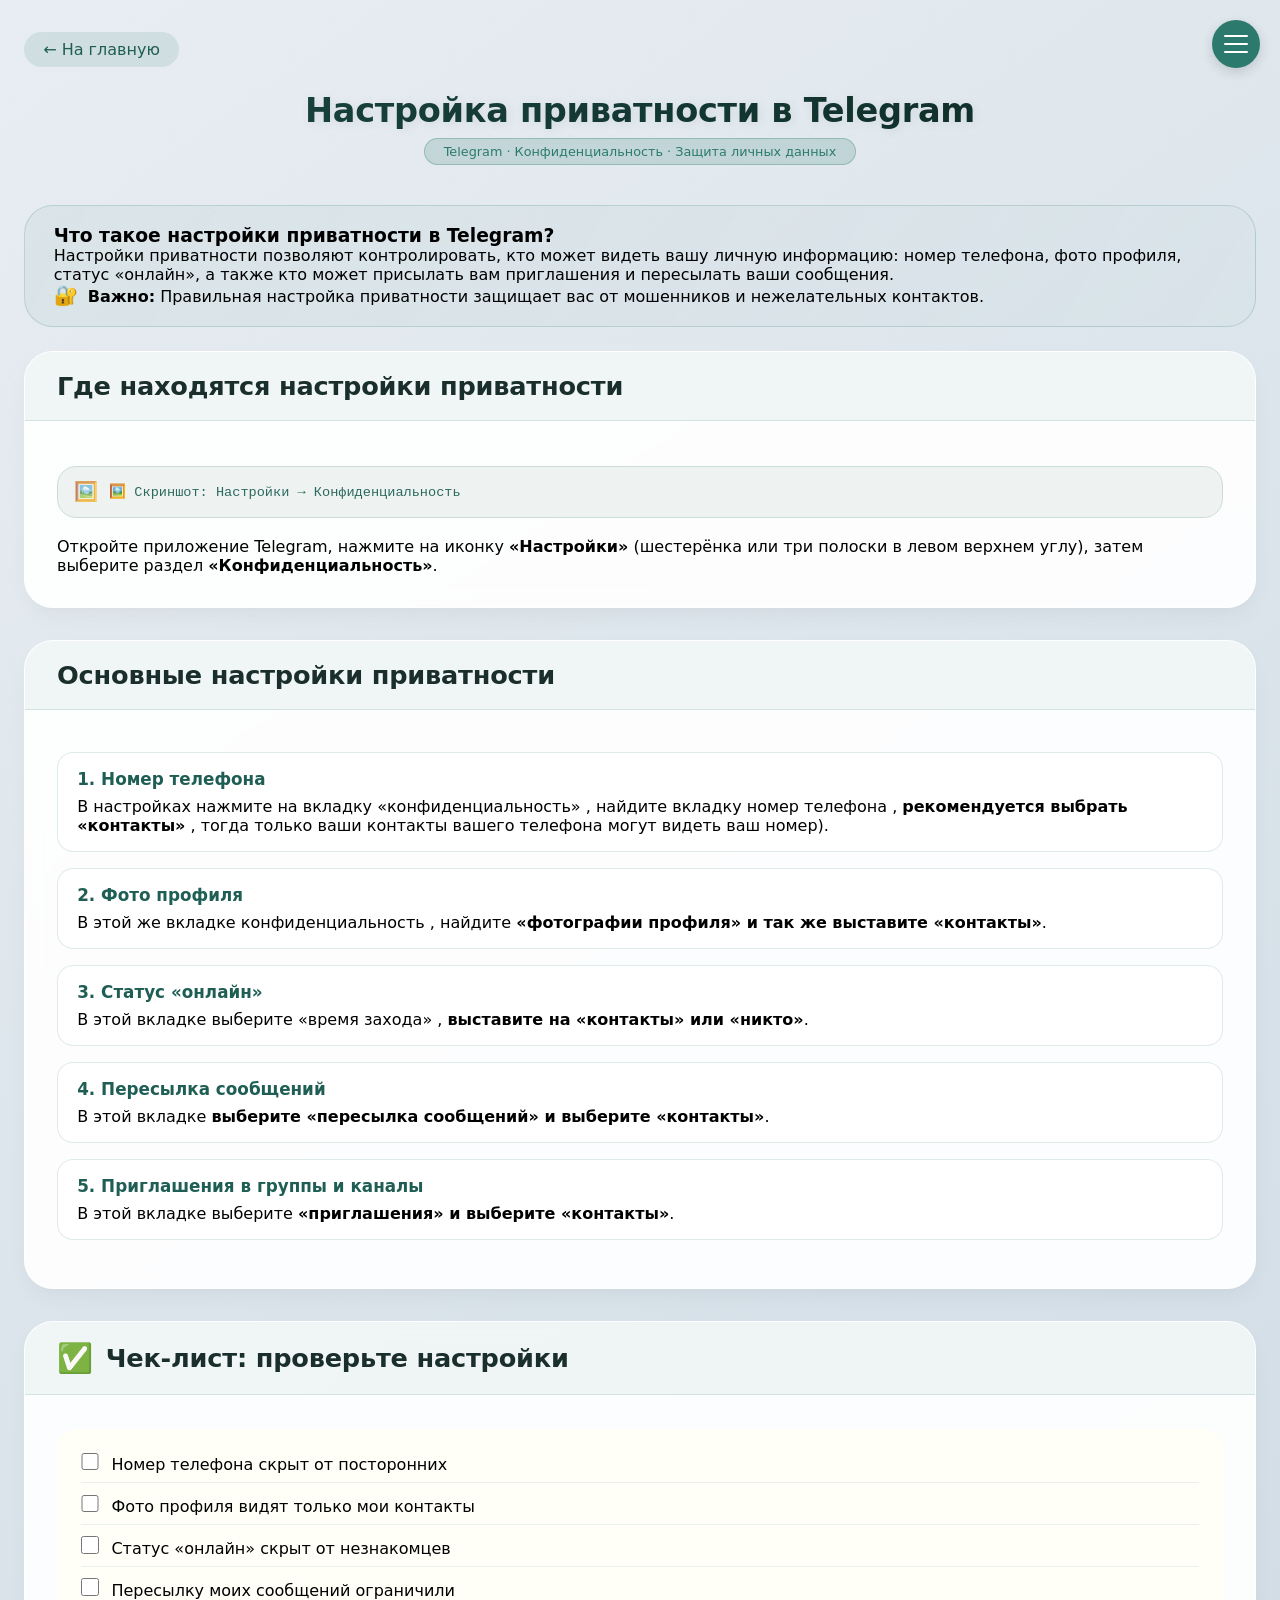
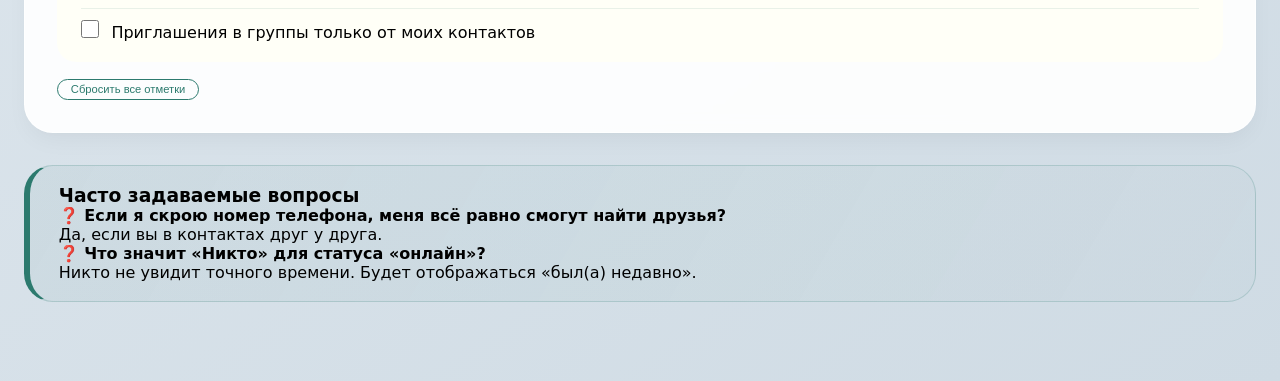
<file: articles/privacy-telegram.html>
<!DOCTYPE html>
<html lang="ru">
<head>
    <meta charset="UTF-8">
    <meta name="viewport" content="width=device-width, initial-scale=1.0, viewport-fit=cover">
    <title>Настройка приватности в Telegram</title>
    <link rel="stylesheet" href="../css/style.css">
    <link rel="stylesheet" href="../css/style-password.css">
    <style>
        .setting-card {
            background: white;
            border-radius: 1rem;
            padding: 1rem 1.2rem;
            margin: 1rem 0;
            border: 1px solid rgba(44,122,110,0.15);
        }
        .setting-title {
            font-weight: 700;
            color: var(--accent-dark);
            margin-bottom: 0.5rem;
            font-size: 1.05rem;
        }
        .checklist-simple {
            background: rgba(255,255,245,0.8);
            border-radius: 1.2rem;
            padding: 0.8rem 1.5rem;
            margin: 0.5rem 0 1rem 0;
        }
        .checklist-simple li {
            display: flex;
            align-items: baseline;
            gap: 0.8rem;
            padding: 0.5rem 0;
            border-bottom: 1px solid rgba(44,122,110,0.1);
        }
        .checklist-simple li:last-child {
            border-bottom: none;
        }
        .checklist-simple input {
            width: 1.1rem;
            height: 1.1rem;
            accent-color: var(--accent-teal);
            flex-shrink: 0;
            margin-top: 0.2rem;
        }
        .menu-toggle, .side-menu, .overlay { z-index: 1100; }
        .side-menu a::before { content: none; }
        .side-menu a { padding-left: 1rem; }
    </style>
</head>
<body>
<div class="menu-toggle" id="menuToggle"><span></span></div>
<div class="overlay" id="overlay"></div>
<div class="side-menu" id="sideMenu">
    <button class="close-menu" id="closeMenuBtn">✕</button>
    <div id="sideMenuContent"><div class="loader-sections">Загрузка разделов...</div></div>
</div>

<div class="container">
    <a href="../index.html" class="back-button">← На главную</a>
    <div class="hero">
        <h1 class="page-title">Настройка приватности в Telegram</h1>
        <div class="hero-badge">Telegram · Конфиденциальность · Защита личных данных</div>
    </div>

    <div class="editable-content">
        <div class="general-tips" style="margin-bottom: 1.5rem;">
            <h3>Что такое настройки приватности в Telegram?</h3>
            <p>Настройки приватности позволяют контролировать, кто может видеть вашу личную информацию: номер телефона, фото профиля, статус «онлайн», а также кто может присылать вам приглашения и пересылать ваши сообщения.</p>
            <div class="info-note"><span style="font-size:1.2rem; margin-right:0.3rem;">🔐</span> <strong>Важно:</strong> Правильная настройка приватности защищает вас от мошенников и нежелательных контактов.</div>
        </div>

        <div class="password-card">
            <div class="card-header"><h3>Где находятся настройки приватности</h3></div>
            <div class="card-body">
                <div class="screenshot-placeholder">🖼️ Скриншот: Настройки → Конфиденциальность</div>
                <p>Откройте приложение Telegram, нажмите на иконку <strong>«Настройки»</strong> (шестерёнка или три полоски в левом верхнем углу), затем выберите раздел <strong>«Конфиденциальность»</strong>.</p>
            </div>
        </div>

        <div class="password-card">
            <div class="card-header"><h3>Основные настройки приватности</h3></div>
            <div class="card-body">
                <div class="setting-card"><div class="setting-title">1. Номер телефона</div><p>В настройках нажмите на вкладку «конфиденциальность» , найдите вкладку номер телефона , <strong>рекомендуется выбрать «контакты»</strong> , тогда только ваши контакты вашего телефона могут видеть ваш номер).</p></div>
                <div class="setting-card"><div class="setting-title">2. Фото профиля</div><p>В этой же вкладке конфиденциальность , найдите <strong>«фотографии профиля» и так же выставите «контакты»</strong>.</p></div>
                <div class="setting-card"><div class="setting-title">3. Статус «онлайн»</div><p>В этой вкладке выберите «время захода» , <strong>выставите на «контакты» или «никто»</strong>.</p></div>
                <div class="setting-card"><div class="setting-title">4. Пересылка сообщений</div><p>В этой вкладке <strong>выберите «пересылка сообщений» и выберите «контакты»</strong>.</p></div>
                <div class="setting-card"><div class="setting-title">5. Приглашения в группы и каналы</div><p>В этой вкладке выберите <strong>«приглашения» и выберите «контакты»</strong>.</p></div>
            </div>
        </div>

        <div class="password-card">
            <div class="card-header"><span style="font-size:1.8rem;">✅</span><h3>Чек-лист: проверьте настройки</h3></div>
            <div class="card-body">
                <ul class="checklist-simple" id="tg-privacy-checklist">
                    <li><input type="checkbox" id="tg_check1"> <label for="tg_check1">Номер телефона скрыт от посторонних</label></li>
                    <li><input type="checkbox" id="tg_check2"> <label for="tg_check2">Фото профиля видят только мои контакты</label></li>
                    <li><input type="checkbox" id="tg_check3"> <label for="tg_check3">Статус «онлайн» скрыт от незнакомцев</label></li>
                    <li><input type="checkbox" id="tg_check4"> <label for="tg_check4">Пересылку моих сообщений ограничили</label></li>
                    <li><input type="checkbox" id="tg_check5"> <label for="tg_check5">Приглашения в группы только от моих контактов</label></li>
                </ul>
                <button id="resetTgPrivacy" class="reset-checklist">Сбросить все отметки</button>
            </div>
        </div>

        <div class="general-tips" style="border-left:6px solid var(--accent-teal);">
            <h3>Часто задаваемые вопросы</h3>
            <p><strong>❓ Если я скрою номер телефона, меня всё равно смогут найти друзья?</strong><br>Да, если вы в контактах друг у друга.</p>
            <p><strong>❓ Что значит «Никто» для статуса «онлайн»?</strong><br>Никто не увидит точного времени. Будет отображаться «был(а) недавно».</p>
        </div>
    </div>
</div>

<script>
    (function() {
        const checkboxes = document.querySelectorAll('#tg-privacy-checklist input[type="checkbox"]');
        const resetBtn = document.getElementById('resetTgPrivacy');
        function save() { const s={}; checkboxes.forEach(cb=>{s[cb.id]=cb.checked}); localStorage.setItem('tg_privacy_checklist',JSON.stringify(s)); }
        function load() { const saved=localStorage.getItem('tg_privacy_checklist'); if(saved){ try{ const s=JSON.parse(saved); checkboxes.forEach(cb=>{ if(s[cb.id]) cb.checked=s[cb.id]; }); }catch(e){} } }
        function reset() { checkboxes.forEach(cb=>cb.checked=false); save(); }
        checkboxes.forEach(cb=>cb.addEventListener('change',save));
        if(resetBtn) resetBtn.addEventListener('click',reset);
        load();
    })();
    function escapeHtml(s){ if(!s) return ''; return s.replace(/[&<>]/g,function(m){ if(m==='&') return '&amp;'; if(m==='<') return '&lt;'; if(m==='>') return '&gt;'; return m;}); }
    function renderSideMenu(sections,currentPage){
        const c=document.getElementById('sideMenuContent'); if(!c) return; if(!sections||sections.length===0){ c.innerHTML='<div>Нет разделов</div>'; return; }
        let h='<h4 style="margin-top:0;margin-bottom:0.8rem;color:var(--accent-dark);">Разделы по безопасности</h4>';
        sections.forEach(s=>{
            if(s.type==='simple'){
                const isCurrent=s.link===currentPage;
                h+=`<div style="margin-bottom:0.6rem;"><strong style="display:block;padding:0.3rem 1rem;background:${isCurrent?'rgba(44,122,110,0.1)':'transparent'};border-radius:2rem;">${escapeHtml(s.title)}</strong><a href="${s.link}" style="padding-left:1.8rem;">${isCurrent?'Текущая страница':(s.linkText||'Перейти →')}</a></div>`;
            } else if(s.type==='submenu'&&s.platforms){
                h+=`<div style="margin-bottom:0.6rem;"><strong style="display:block;padding:0.3rem 1rem;">${escapeHtml(s.title)}</strong>${s.platforms.map(p=>`<a href="${p.url}" style="padding-left:1.8rem;">${escapeHtml(p.name)}</a>`).join('')}</div>`;
            }
        });
        c.innerHTML=h;
    }
    function loadSideMenu(){ const current='privacy-telegram.html'; fetch('../data.json').then(r=>r.json()).then(d=>{ if(d.sections) renderSideMenu(d.sections,current); }).catch(e=>{ console.error(e); document.getElementById('sideMenuContent').innerHTML='<div>Ошибка загрузки</div>'; }); }
    (function(){ const t=document.getElementById('menuToggle'), m=document.getElementById('sideMenu'), o=document.getElementById('overlay'), c=document.getElementById('closeMenuBtn'); function open(){ m.classList.add('open'); o.classList.add('active'); } function close(){ m.classList.remove('open'); o.classList.remove('active'); } if(t) t.addEventListener('click',open); if(c) c.addEventListener('click',close); if(o) o.addEventListener('click',close); })();
    loadSideMenu();
</script>
</body>
</html>
</file>
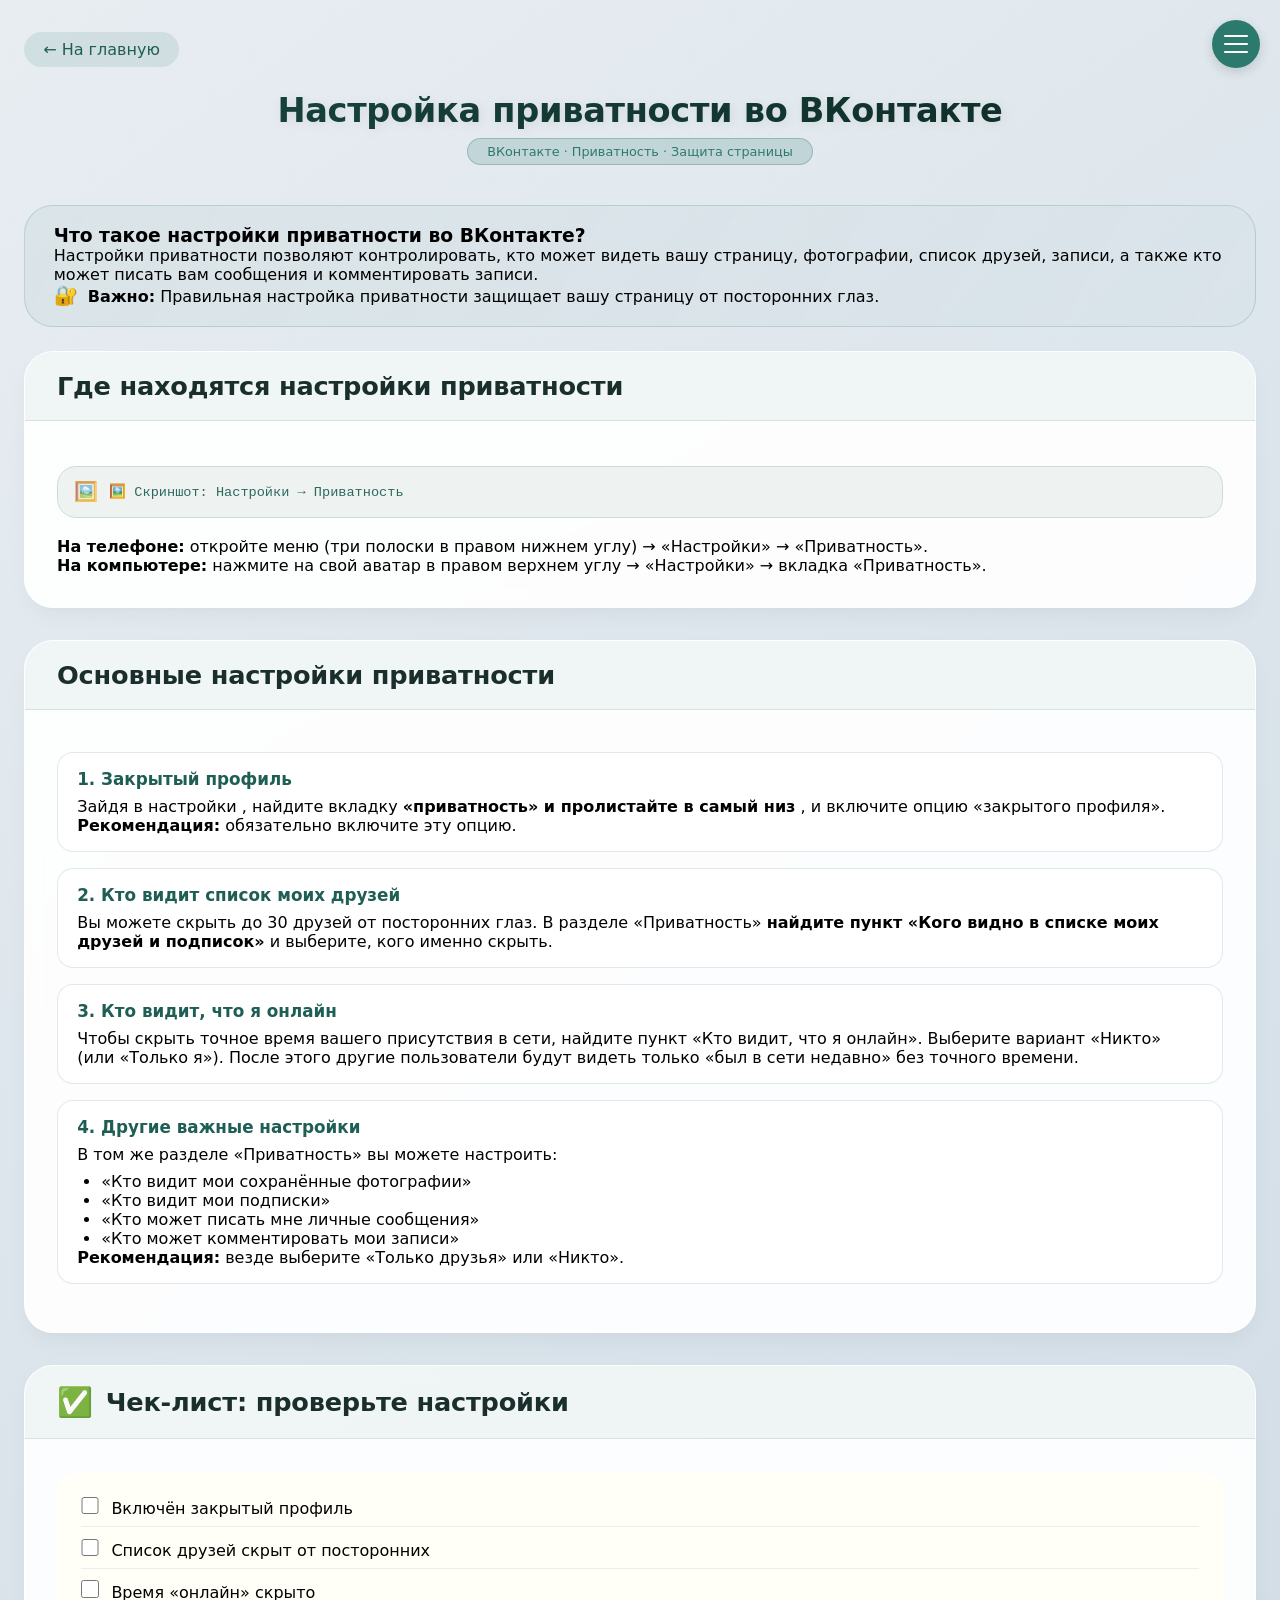
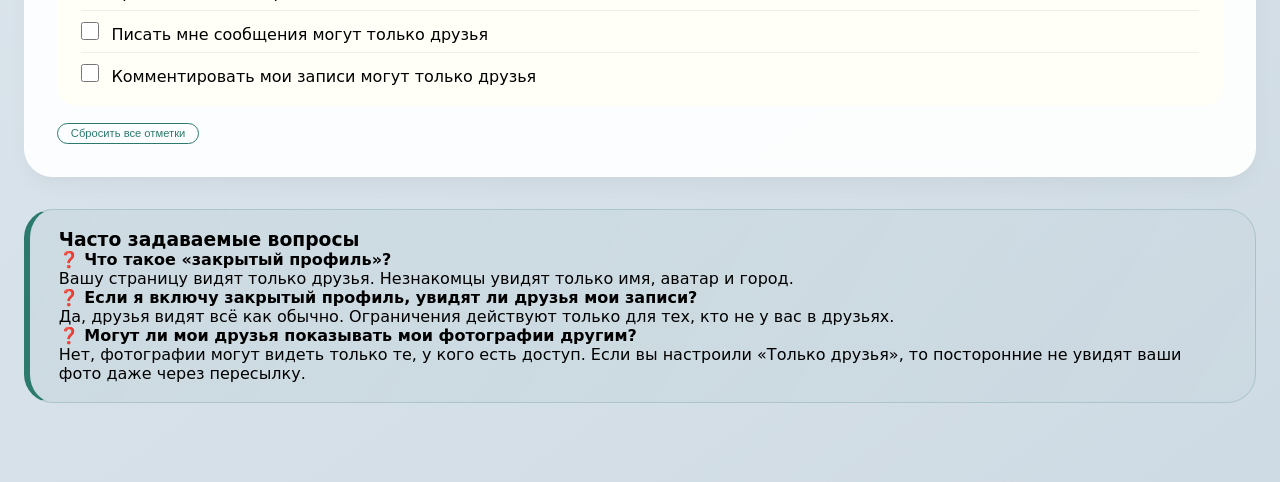
<file: articles/privacy-vk.html>
<!DOCTYPE html>
<html lang="ru">
<head>
    <meta charset="UTF-8">
    <meta name="viewport" content="width=device-width, initial-scale=1.0, viewport-fit=cover">
    <title>Настройка приватности во ВКонтакте</title>
    <link rel="stylesheet" href="../css/style.css">
    <link rel="stylesheet" href="../css/style-password.css">
    <style>
        .setting-card {
            background: white;
            border-radius: 1rem;
            padding: 1rem 1.2rem;
            margin: 1rem 0;
            border: 1px solid rgba(44,122,110,0.15);
        }
        .setting-title {
            font-weight: 700;
            color: var(--accent-dark);
            margin-bottom: 0.5rem;
            font-size: 1.05rem;
        }
        .checklist-simple {
            background: rgba(255,255,245,0.8);
            border-radius: 1.2rem;
            padding: 0.8rem 1.5rem;
            margin: 0.5rem 0 1rem 0;
        }
        .checklist-simple li {
            display: flex;
            align-items: baseline;
            gap: 0.8rem;
            padding: 0.5rem 0;
            border-bottom: 1px solid rgba(44,122,110,0.1);
        }
        .checklist-simple li:last-child {
            border-bottom: none;
        }
        .checklist-simple input {
            width: 1.1rem;
            height: 1.1rem;
            accent-color: var(--accent-teal);
            flex-shrink: 0;
            margin-top: 0.2rem;
        }
        .menu-toggle, .side-menu, .overlay {
            z-index: 1100;
        }
        .side-menu a::before {
            content: none;
        }
        .side-menu a {
            padding-left: 1rem;
        }
    </style>
</head>
<body>

<div class="menu-toggle" id="menuToggle">
    <span></span>
</div>
<div class="overlay" id="overlay"></div>
<div class="side-menu" id="sideMenu">
    <button class="close-menu" id="closeMenuBtn">✕</button>
    <div id="sideMenuContent">
        <div class="loader-sections">Загрузка разделов...</div>
    </div>
</div>

<div class="container">
    <a href="../index.html" class="back-button">← На главную</a>

    <div class="hero">
        <h1 class="page-title">Настройка приватности во ВКонтакте</h1>
        <div class="hero-badge">ВКонтакте · Приватность · Защита страницы</div>
    </div>

    <div class="editable-content">
        <div class="general-tips" style="margin-bottom: 1.5rem;">
            <h3>Что такое настройки приватности во ВКонтакте?</h3>
            <p>Настройки приватности позволяют контролировать, кто может видеть вашу страницу, фотографии, список друзей, записи, а также кто может писать вам сообщения и комментировать записи.</p>
            <div class="info-note">
                <span style="font-size:1.2rem; margin-right:0.3rem;">🔐</span>
                <strong>Важно:</strong> Правильная настройка приватности защищает вашу страницу от посторонних глаз.
            </div>
        </div>

        <div class="password-card">
            <div class="card-header">
                <h3>Где находятся настройки приватности</h3>
            </div>
            <div class="card-body">
                <div class="screenshot-placeholder">
                    🖼️ Скриншот: Настройки → Приватность
                </div>
                <p><strong>На телефоне:</strong> откройте меню (три полоски в правом нижнем углу) → «Настройки» → «Приватность».</p>
                <p><strong>На компьютере:</strong> нажмите на свой аватар в правом верхнем углу → «Настройки» → вкладка «Приватность».</p>
            </div>
        </div>

        <div class="password-card">
            <div class="card-header">
                <h3>Основные настройки приватности</h3>
            </div>
            <div class="card-body">
                <div class="setting-card">
                    <div class="setting-title">1. Закрытый профиль</div>
                    <p>Зайдя в настройки , найдите вкладку <strong>«приватность» и пролистайте в самый низ</strong> , и включите опцию «закрытого профиля».</p>
                    <p><strong>Рекомендация:</strong> обязательно включите эту опцию.</p>
                </div>

                <div class="setting-card">
                    <div class="setting-title">2. Кто видит список моих друзей</div>
                    <p>Вы можете скрыть до 30 друзей от посторонних глаз. В разделе «Приватность» <strong>найдите пункт «Кого видно в списке моих друзей и подписок»</strong> и выберите, кого именно скрыть.</p>
                </div>

                <div class="setting-card">
                    <div class="setting-title">3. Кто видит, что я онлайн</div>
                    <p>Чтобы скрыть точное время вашего присутствия в сети, найдите пункт «Кто видит, что я онлайн». Выберите вариант «Никто» (или «Только я»). После этого другие пользователи будут видеть только «был в сети недавно» без точного времени.</p>
                </div>

                <div class="setting-card">
                    <div class="setting-title">4. Другие важные настройки</div>
                    <p>В том же разделе «Приватность» вы можете настроить:</p>
                    <ul style="margin-left: 1.5rem; margin-top: 0.5rem;">
                        <li>«Кто видит мои сохранённые фотографии»</li>
                        <li>«Кто видит мои подписки»</li>
                        <li>«Кто может писать мне личные сообщения»</li>
                        <li>«Кто может комментировать мои записи»</li>
                    </ul>
                    <p><strong>Рекомендация:</strong> везде выберите «Только друзья» или «Никто».</p>
                </div>
            </div>
        </div>

        <div class="password-card">
            <div class="card-header">
                <span style="font-size: 1.8rem;">✅</span>
                <h3>Чек-лист: проверьте настройки</h3>
            </div>
            <div class="card-body">
                <ul class="checklist-simple" id="vk-privacy-checklist">
                    <li><input type="checkbox" id="vk_check1"> <label for="vk_check1">Включён закрытый профиль</label></li>
                    <li><input type="checkbox" id="vk_check2"> <label for="vk_check2">Список друзей скрыт от посторонних</label></li>
                    <li><input type="checkbox" id="vk_check3"> <label for="vk_check3">Время «онлайн» скрыто</label></li>
                    <li><input type="checkbox" id="vk_check4"> <label for="vk_check4">Писать мне сообщения могут только друзья</label></li>
                    <li><input type="checkbox" id="vk_check5"> <label for="vk_check5">Комментировать мои записи могут только друзья</label></li>
                </ul>
                <div style="margin-top: 0.8rem;">
                    <button id="resetVkPrivacy" class="reset-checklist">Сбросить все отметки</button>
                </div>
            </div>
        </div>

        <div class="general-tips" style="border-left: 6px solid var(--accent-teal);">
            <h3>Часто задаваемые вопросы</h3>
            <p><strong>❓ Что такое «закрытый профиль»?</strong><br>Вашу страницу видят только друзья. Незнакомцы увидят только имя, аватар и город.</p>
            <p><strong>❓ Если я включу закрытый профиль, увидят ли друзья мои записи?</strong><br>Да, друзья видят всё как обычно. Ограничения действуют только для тех, кто не у вас в друзьях.</p>
            <p><strong>❓ Могут ли мои друзья показывать мои фотографии другим?</strong><br>Нет, фотографии могут видеть только те, у кого есть доступ. Если вы настроили «Только друзья», то посторонние не увидят ваши фото даже через пересылку.</p>
        </div>
    </div>
</div>

<script>
    (function() {
        const checkboxes = document.querySelectorAll('#vk-privacy-checklist input[type="checkbox"]');
        const resetBtn = document.getElementById('resetVkPrivacy');

        function saveChecklistState() {
            const states = {};
            checkboxes.forEach(cb => { states[cb.id] = cb.checked; });
            localStorage.setItem('vk_privacy_checklist', JSON.stringify(states));
        }

        function loadChecklistState() {
            const saved = localStorage.getItem('vk_privacy_checklist');
            if (saved) {
                try {
                    const states = JSON.parse(saved);
                    checkboxes.forEach(cb => { if (states[cb.id]) cb.checked = states[cb.id]; });
                } catch(e) {}
            }
        }

        function resetChecklist() {
            checkboxes.forEach(cb => cb.checked = false);
            saveChecklistState();
        }

        checkboxes.forEach(cb => cb.addEventListener('change', saveChecklistState));
        if (resetBtn) resetBtn.addEventListener('click', resetChecklist);
        loadChecklistState();
    })();

    function escapeHtml(str) {
        if (!str) return '';
        return str.replace(/[&<>]/g, function(m) {
            if (m === '&') return '&amp;';
            if (m === '<') return '&lt;';
            if (m === '>') return '&gt;';
            return m;
        });
    }

    function renderSideMenu(sections, currentPage) {
        const container = document.getElementById('sideMenuContent');
        if (!container) return;
        if (!sections || sections.length === 0) {
            container.innerHTML = '<div class="error-msg">Нет доступных разделов</div>';
            return;
        }

        let html = '<h4 style="margin-top: 0; margin-bottom: 0.8rem; color: var(--accent-dark);">Разделы по безопасности</h4>';
        
        sections.forEach(section => {
            if (section.type === 'simple') {
                const isCurrent = section.link === currentPage;
                html += `
                    <div style="margin-bottom: 0.6rem;">
                        <strong style="display: block; padding: 0.3rem 1rem; background: ${isCurrent ? 'rgba(44,122,110,0.1)' : 'transparent'}; border-radius: 2rem;">${escapeHtml(section.title)}</strong>
                        <a href="${section.link}" style="padding-left: 1.8rem;">${isCurrent ? 'Текущая страница' : (section.linkText || 'Перейти →')}</a>
                    </div>
                `;
            } else if (section.type === 'submenu' && section.platforms) {
                html += `
                    <div style="margin-bottom: 0.6rem;">
                        <strong style="display: block; padding: 0.3rem 1rem;">${escapeHtml(section.title)}</strong>
                        ${section.platforms.map(p => `<a href="${p.url}" style="padding-left: 1.8rem;">${escapeHtml(p.name)}</a>`).join('')}
                    </div>
                `;
            }
        });
        
        container.innerHTML = html;
    }

    function loadSideMenu() {
        const currentPage = 'privacy-vk.html';
        fetch('../data.json')
            .then(response => {
                if (!response.ok) throw new Error(`Ошибка HTTP: ${response.status}`);
                return response.json();
            })
            .then(data => {
                if (data.sections && Array.isArray(data.sections)) {
                    renderSideMenu(data.sections, currentPage);
                } else {
                    throw new Error('В data.json отсутствует массив sections');
                }
            })
            .catch(error => {
                console.error('Ошибка загрузки data.json:', error);
                document.getElementById('sideMenuContent').innerHTML = `<div class="error-msg">⚠️ Не удалось загрузить разделы.<br><small>${error.message}</small></div>`;
            });
    }

    (function() {
        const menuToggle = document.getElementById('menuToggle');
        const sideMenu = document.getElementById('sideMenu');
        const overlay = document.getElementById('overlay');
        const closeBtn = document.getElementById('closeMenuBtn');
        function openMenu() { sideMenu.classList.add('open'); overlay.classList.add('active'); }
        function closeMenu() { sideMenu.classList.remove('open'); overlay.classList.remove('active'); }
        if (menuToggle) menuToggle.addEventListener('click', openMenu);
        if (closeBtn) closeBtn.addEventListener('click', closeMenu);
        if (overlay) overlay.addEventListener('click', closeMenu);
    })();

    loadSideMenu();
</script>
</body>
</html>
</file>
<file: css/style.css>
* {
    margin: 0;
    padding: 0;
    box-sizing: border-box;
}

:root {
    --bg-gradient-start: #e8edf2;
    --bg-gradient-mid: #dce5ec;
    --bg-gradient-end: #cfdbe4;
    --card-bg: rgba(255, 255, 255, 0.94);
    --accent-teal: #2c7a6e;
    --accent-dark: #1f5e54;
    --text-dark: #1a2e2b;
    --text-soft: #2d4a45;
    --shadow-sm: 0 10px 25px -5px rgba(0, 0, 0, 0.05), 0 8px 10px -6px rgba(0, 0, 0, 0.02);
    --shadow-hover: 0 20px 30px -12px rgba(0, 0, 0, 0.15);
    --transition: all 0.25s cubic-bezier(0.2, 0.9, 0.4, 1.1);
}

body, html {
    margin: 0;
    padding: 0;
    min-height: 100vh;
    font-family: 'Inter', system-ui, 'Segoe UI', 'SF Pro Text', -apple-system, BlinkMacSystemFont, Roboto, sans-serif;
    background: linear-gradient(145deg, var(--bg-gradient-start) 0%, var(--bg-gradient-mid) 45%, var(--bg-gradient-end) 100%);
    scroll-behavior: smooth;
    position: relative;
}

/* Добавляем лёгкий узор поверх градиента для текстуры */
body::before {
    content: '';
    position: fixed;
    top: 0;
    left: 0;
    width: 100%;
    height: 100%;
    background-image: radial-gradient(circle at 25% 40%, rgba(44, 122, 110, 0.03) 1px, transparent 1px);
    background-size: 40px 40px;
    pointer-events: none;
    z-index: 0;
}

.container {
    max-width: 1400px;
    margin: 0 auto;
    padding: 2rem 1.5rem 3rem;
    position: relative;
    z-index: 1;
}

.hero {
    text-align: center;
    margin-bottom: 2.5rem;
    position: relative;
}

.hero h1 {
    font-size: 2.1rem;
    font-weight: 700;
    background: linear-gradient(130deg, #1a4a42, #0f2c26);
    background-clip: text;
    -webkit-background-clip: text;
    color: transparent;
    letter-spacing: -0.3px;
    text-shadow: 2px 2px 12px rgba(0,0,0,0.08);
    margin-bottom: 0.5rem;
}

.hero-badge {
    display: inline-block;
    background: rgba(44, 122, 110, 0.18);
    backdrop-filter: blur(8px);
    padding: 0.3rem 1.2rem;
    border-radius: 60px;
    font-size: 0.8rem;
    font-weight: 500;
    color: var(--accent-teal);
    border: 1px solid rgba(44,122,110,0.3);
}

.instruction-card {
    background: var(--card-bg);
    backdrop-filter: blur(12px);
    border-radius: 2rem;
    padding: 2rem 2rem 1.8rem;
    margin-bottom: 3rem;
    box-shadow: var(--shadow-sm);
    border: 1px solid rgba(255,255,255,0.6);
    transition: var(--transition);
}

.instruction-card:hover {
    box-shadow: var(--shadow-hover);
    transform: translateY(-3px);
    background: rgba(255, 255, 255, 0.97);
    border-color: rgba(44,122,110,0.2);
}

.instruction-card h2 {
    font-size: 1.8rem;
    font-weight: 600;
    color: var(--text-dark);
    text-align: center;
    margin-bottom: 1.8rem;
}

.steps-grid {
    display: flex;
    flex-wrap: wrap;
    gap: 1.5rem;
    justify-content: space-between;
}

.step-item {
    flex: 1;
    min-width: 200px;
    background: rgba(44, 122, 110, 0.06);
    border-radius: 1.5rem;
    padding: 1.3rem 1rem;
    border-left: 4px solid var(--accent-teal);
    transition: var(--transition);
    font-weight: 500;
    font-size: 1.05rem;
    color: var(--text-soft);
    display: flex;
    align-items: center;
    gap: 12px;
    backdrop-filter: blur(4px);
}

.step-item:hover {
    background: rgba(44, 122, 110, 0.12);
    transform: translateX(5px);
    border-left-width: 6px;
}

.step-num {
    background: var(--accent-teal);
    width: 32px;
    height: 32px;
    border-radius: 30px;
    display: inline-flex;
    align-items: center;
    justify-content: center;
    color: white;
    font-weight: bold;
    font-size: 1rem;
    box-shadow: 0 2px 6px rgba(0,0,0,0.1);
}

.sections-header {
    display: flex;
    align-items: baseline;
    justify-content: space-between;
    margin-bottom: 1.2rem;
    flex-wrap: wrap;
}

.sections-title {
    font-size: 1.5rem;
    font-weight: 700;
    color: #1f3e3a;
    letter-spacing: -0.2px;
    background: rgba(255,255,245,0.6);
    backdrop-filter: blur(4px);
    padding: 0.2rem 1.2rem;
    border-radius: 40px;
    display: inline-block;
}

.sections-grid {
    display: flex;
    flex-direction: column;
    gap: 1rem;
}

.section-card {
    background: rgba(255, 255, 255, 0.88);
    backdrop-filter: blur(8px);
    border-radius: 1.5rem;
    transition: var(--transition);
    border: 1px solid rgba(255,255,255,0.6);
    overflow: hidden;
    box-shadow: 0 4px 12px rgba(0, 0, 0, 0.04);
}

.section-card:hover {
    background: rgba(255, 255, 255, 0.96);
    border-color: rgba(44,122,110,0.3);
    box-shadow: 0 12px 24px -12px rgba(0, 0, 0, 0.15);
    transform: translateY(-2px);
}

.section-header {
    display: flex;
    align-items: center;
    justify-content: space-between;
    padding: 1.1rem 1.8rem;
    cursor: pointer;
    font-weight: 600;
    font-size: 1.2rem;
    color: var(--text-dark);
    transition: background 0.2s;
}

.section-header:hover {
    background: rgba(44, 122, 110, 0.08);
}

.left-header {
    display: flex;
    align-items: center;
    gap: 14px;
}

.num-badge {
    background: var(--accent-teal);
    color: white;
    width: 32px;
    height: 32px;
    border-radius: 40px;
    display: inline-flex;
    align-items: center;
    justify-content: center;
    font-weight: bold;
    font-size: 1rem;
    transition: transform 0.2s, background 0.2s;
}

.section-card:hover .num-badge {
    transform: scale(1.02);
    background: var(--accent-dark);
}

.toggle-icon {
    font-size: 1.5rem;
    font-weight: 300;
    transition: transform 0.3s ease, color 0.2s;
    color: var(--accent-teal);
    width: 28px;
    text-align: center;
}

.section-card:hover .toggle-icon {
    color: var(--accent-dark);
}

.submenu {
    max-height: 0;
    overflow: hidden;
    transition: max-height 0.4s cubic-bezier(0.33, 1, 0.68, 1);
    background: rgba(230, 245, 242, 0.5);
    border-top: 1px solid transparent;
}

.section-card.active .submenu {
    max-height: 380px;
    border-top: 1px solid rgba(44,122,110,0.2);
}

.submenu-content {
    padding: 1.2rem 1.8rem 1.4rem 3.8rem;
    display: flex;
    flex-direction: column;
    gap: 0.8rem;
}

.platform-link {
    display: flex;
    align-items: center;
    gap: 12px;
    padding: 0.7rem 1rem;
    border-radius: 1rem;
    background: rgba(255,255,255,0.7);
    text-decoration: none;
    font-weight: 500;
    color: #1f4e46;
    transition: var(--transition);
    border: 1px solid transparent;
}

.platform-link:hover {
    background: white;
    border-color: var(--accent-teal);
    transform: translateX(8px);
    color: #0b3b34;
    box-shadow: 0 4px 12px rgba(0,0,0,0.06);
}

.simple-content {
    padding: 0.6rem 1.8rem 1.2rem 3.8rem;
    font-size: 1rem;
    color: #2d4a45;
    border-top: 1px solid rgba(44,122,110,0.12);
    background: rgba(250, 253, 252, 0.4);
}

.section-link {
    display: inline-flex;
    align-items: center;
    gap: 8px;
    padding: 0.6rem 1.2rem;
    background: var(--accent-teal);
    color: white;
    text-decoration: none;
    border-radius: 40px;
    font-weight: 500;
    transition: var(--transition);
    font-size: 0.95rem;
}

.section-link:hover {
    background: var(--accent-dark);
    transform: translateX(5px);
    box-shadow: 0 6px 14px rgba(44,122,110,0.3);
}

.footer-note {
    margin-top: 2.5rem;
    text-align: center;
    font-size: 0.85rem;
    color: #2c5a52;
    background: rgba(255,255,245,0.6);
    backdrop-filter: blur(4px);
    padding: 1rem;
    border-radius: 3rem;
    border: 1px solid rgba(44,122,110,0.1);
}

@media (max-width: 680px) {
    .container {
        padding: 1rem;
    }
    .step-item {
        font-size: 0.9rem;
        padding: 1rem;
    }
    .section-header {
        padding: 0.9rem 1.2rem;
        font-size: 1rem;
    }
    .submenu-content {
        padding-left: 1.5rem;
    }
    .hero h1 {
        font-size: 1.6rem;
    }
    .simple-content {
        padding-left: 1.5rem;
        padding-right: 1rem;
    }
}

::-webkit-scrollbar {
    width: 7px;
}
::-webkit-scrollbar-track {
    background: #d1e0db;
    border-radius: 10px;
}
::-webkit-scrollbar-thumb {
    background: var(--accent-teal);
    border-radius: 10px;
}
::-webkit-scrollbar-thumb:hover {
    background: var(--accent-dark);
}
</file>
<file: css/style-password.css>
/* style-password.css - все стили для страницы password.html */
/* Стили для карусели скриншотов */

.dot {
    display: inline-block;
    width: 8px;
    height: 8px;
    margin: 0 4px;
    background-color: #bbb;
    border-radius: 50%;
    cursor: pointer;
}
.dot.active {
    background-color: var(--accent-teal);
}

.page-title {
    font-size: 2rem;
    font-weight: 700;
    background: linear-gradient(130deg, #1a4a42, #0f2c26);
    background-clip: text;
    -webkit-background-clip: text;
    color: transparent;
    margin-bottom: 0.5rem;
}

.subhead {
    color: var(--text-soft);
    margin-bottom: 2rem;
    border-left: 3px solid var(--accent-teal);
    padding-left: 1rem;
}

.password-tester {
    background: rgba(255, 255, 255, 0.96);
    backdrop-filter: blur(8px);
    border-radius: 1.8rem;
    padding: 1.5rem 2rem;
    margin-bottom: 2rem;
    box-shadow: var(--shadow-sm);
    border: 1px solid rgba(44,122,110,0.2);
}

.tester-title {
    font-size: 1.3rem;
    font-weight: 700;
    color: var(--text-dark);
    margin-bottom: 1rem;
    display: flex;
    align-items: center;
    gap: 0.5rem;
}

.password-input-field {
    width: 100%;
    padding: 0.8rem 1rem;
    font-size: 1rem;
    border: 1px solid #cbdcd6;
    border-radius: 1rem;
    background: white;
    font-family: monospace;
    margin-bottom: 1rem;
    transition: 0.2s;
}

.password-input-field:focus {
    outline: none;
    border-color: var(--accent-teal);
    box-shadow: 0 0 0 3px rgba(44,122,110,0.2);
}

.criteria-list {
    list-style: none;
    margin: 0;
    padding: 0;
}

.criteria-list li {
    display: flex;
    align-items: center;
    gap: 0.6rem;
    padding: 0.4rem 0;
    font-size: 0.9rem;
    color: var(--text-soft);
}

.criteria-list li::before {
    content: "❌";
    font-size: 1rem;
    width: 1.4rem;
}

.criteria-list li.valid::before {
    content: "✅";
}

.strength-text {
    margin-top: 0.8rem;
    font-weight: 500;
    padding: 0.3rem 0.8rem;
    border-radius: 2rem;
    display: inline-block;
    background: #f0f0f0;
}

.password-card {
    background: rgba(255, 255, 255, 0.92);
    backdrop-filter: blur(8px);
    border-radius: 1.8rem;
    margin-bottom: 2rem;
    border: 1px solid rgba(255,255,255,0.7);
    overflow: hidden;
    transition: var(--transition);
    box-shadow: var(--shadow-sm);
}

.password-card:hover {
    transform: translateY(-3px);
    box-shadow: var(--shadow-hover);
    background: rgba(255, 255, 255, 0.97);
    border-color: rgba(44,122,110,0.3);
}

.card-header {
    display: flex;
    align-items: center;
    gap: 0.8rem;
    padding: 1.2rem 2rem;
    background: rgba(44,122,110,0.06);
    border-bottom: 1px solid rgba(44,122,110,0.15);
}

.card-header h3 {
    font-size: 1.6rem;
    font-weight: 700;
    color: var(--text-dark);
    margin: 0;
    letter-spacing: -0.2px;
}

.card-body {
    padding: 1.6rem 2rem 2rem 2rem;
}

.requirement-box {
    background: #f3f9f7;
    padding: 1rem 1.4rem;
    border-radius: 1.2rem;
    margin-bottom: 1.5rem;
    border-left: 4px solid var(--accent-teal);
    font-size: 0.95rem;
    color: #1f4e46;
}

.example-pass {
    background: #e7f0ed;
    padding: 0.6rem 1rem;
    border-radius: 1rem;
    font-family: 'SF Mono', 'Fira Code', monospace;
    font-size: 0.9rem;
    margin: 0.8rem 0 0.5rem;
    display: inline-block;
    border: 1px dashed var(--accent-teal);
    font-weight: 500;
}

.source-link {
    margin: 0.8rem 0;
    font-size: 0.85rem;
}

.source-link a {
    color: var(--accent-teal);
    text-decoration: none;
    border-bottom: 1px dotted;
}

.source-link a:hover {
    color: var(--accent-dark);
}

.screenshot-placeholder {
    background: #eef2f0;
    border-radius: 1.2rem;
    padding: 0.8rem 1rem;
    margin: 1.2rem 0;
    border: 1px solid #cbdcd6;
    display: flex;
    align-items: center;
    gap: 0.7rem;
    font-size: 0.85rem;
    color: #2c6a5e;
    font-family: monospace;
}

.screenshot-placeholder::before {
    content: "🖼️";
    font-size: 1.2rem;
    opacity: 0.7;
}

.checklist-title {
    font-weight: 700;
    margin: 1.5rem 0 0.6rem 0;
    font-size: 1rem;
    color: var(--accent-dark);
    display: flex;
    align-items: center;
    justify-content: space-between;
    flex-wrap: wrap;
    gap: 10px;
}

.checklist {
    background: rgba(255,255,245,0.7);
    border-radius: 1.2rem;
    padding: 0.8rem 1.5rem;
    list-style: none;
}

.checklist-item {
    display: flex;
    align-items: baseline;
    gap: 10px;
    padding: 0.5rem 0;
    border-bottom: 1px solid rgba(44,122,110,0.1);
    font-size: 0.95rem;
    color: var(--text-soft);
}

.checklist-item:last-child {
    border-bottom: none;
}

.checklist-item input {
    width: 1.1rem;
    height: 1.1rem;
    accent-color: var(--accent-teal);
    flex-shrink: 0;
    cursor: pointer;
}

.checklist-item label {
    flex: 1;
    cursor: pointer;
    line-height: 1.4;
}

.reset-checklist {
    background: none;
    border: 1px solid var(--accent-teal);
    color: var(--accent-teal);
    padding: 0.2rem 0.8rem;
    border-radius: 2rem;
    font-size: 0.7rem;
    font-weight: 500;
    cursor: pointer;
    transition: all 0.2s;
}

.reset-checklist:hover {
    background: var(--accent-teal);
    color: white;
}

.back-button {
    display: inline-flex;
    align-items: center;
    gap: 6px;
    background: rgba(44,122,110,0.12);
    padding: 0.5rem 1.2rem;
    border-radius: 2.5rem;
    text-decoration: none;
    font-weight: 500;
    color: var(--accent-dark);
    transition: var(--transition);
    margin-bottom: 1.5rem;
}

.back-button:hover {
    background: var(--accent-teal);
    color: white;
    transform: translateX(-4px);
}

.general-tips {
    background: linear-gradient(120deg, rgba(44,122,110,0.06), rgba(44,122,110,0.02));
    border-radius: 1.8rem;
    padding: 1.2rem 1.8rem;
    margin-bottom: 2rem;
    border: 1px solid rgba(44,122,110,0.2);
}

/* === НОВЫЕ СТИЛИ ДЛЯ БОКОВОЙ НАВИГАЦИИ И ВЫДВИЖНОГО МЕНЮ === */
.page-wrapper {
    display: flex;
    gap: 2rem;
    position: relative;
}

.page-nav {
    flex: 0 0 240px;
    position: sticky;
    top: 2rem;
    align-self: flex-start;
    background: rgba(255, 255, 255, 0.75);
    backdrop-filter: blur(12px);
    border-radius: 1.5rem;
    padding: 1.5rem 1rem;
    border: 1px solid rgba(44,122,110,0.2);
    box-shadow: var(--shadow-sm);
}

.page-nav ul {
    list-style: none;
    margin: 0;
    padding: 0;
}

.page-nav li {
    margin-bottom: 0.5rem;
}

.page-nav a {
    display: block;
    padding: 0.5rem 0.8rem 0.5rem 1.8rem;
    color: var(--text-dark);
    text-decoration: none;
    font-weight: 500;
    border-radius: 0.8rem;
    transition: all 0.2s;
    position: relative;
}

.page-nav a::before {
    content: "●";
    position: absolute;
    left: 0.2rem;
    top: 0.5rem;
    color: var(--accent-teal);
    font-weight: bold;
    font-size: 1rem;
    transition: transform 0.2s;
}

.page-nav a:hover {
    background: rgba(44,122,110,0.1);
    transform: translateX(4px);
}

.page-nav a:hover::before {
    transform: scale(1.2);
}

.main-content {
    flex: 1;
    min-width: 0;
}

/* Выдвижное меню (кнопка и панель) */
.menu-toggle {
    position: fixed;
    top: 20px;
    right: 20px;
    width: 48px;
    height: 48px;
    background: var(--accent-teal);
    border-radius: 50%;
    display: flex;
    align-items: center;
    justify-content: center;
    cursor: pointer;
    z-index: 1100;
    box-shadow: 0 4px 12px rgba(0,0,0,0.15);
    transition: transform 0.2s, background 0.2s;
}

.menu-toggle:hover {
    background: var(--accent-dark);
    transform: scale(1.02);
}

.menu-toggle span {
    display: block;
    width: 24px;
    height: 2px;
    background: white;
    position: relative;
    border-radius: 2px;
}

.menu-toggle span::before,
.menu-toggle span::after {
    content: '';
    position: absolute;
    width: 24px;
    height: 2px;
    background: white;
    border-radius: 2px;
    transition: transform 0.3s;
}

.menu-toggle span::before {
    top: -8px;
}

.menu-toggle span::after {
    bottom: -8px;
}

.side-menu {
    position: fixed;
    top: 0;
    right: -320px;
    width: 280px;
    height: 100%;
    background: rgba(255, 255, 255, 0.98);
    backdrop-filter: blur(12px);
    box-shadow: -4px 0 24px rgba(0,0,0,0.1);
    z-index: 1102;
    transition: right 0.3s ease;
    padding: 2rem 1.2rem;
    display: flex;
    flex-direction: column;
    gap: 0.8rem;
    border-left: 1px solid rgba(44,122,110,0.2);
    font-family: inherit;
}

.side-menu.open {
    right: 0;
}

.side-menu a {
    display: block;
    padding: 0.7rem 1rem;
    color: var(--text-dark);
    text-decoration: none;
    font-weight: 500;
    border-radius: 1rem;
    transition: background 0.2s;
}

.side-menu a:hover {
    background: rgba(44,122,110,0.12);
    color: var(--accent-dark);
}

.side-menu a::before {
    content: none;
}

.close-menu {
    position: absolute;
    top: 20px;
    right: 20px;
    font-size: 1.8rem;
    cursor: pointer;
    color: var(--accent-teal);
    background: none;
    border: none;
    width: 32px;
    height: 32px;
    display: flex;
    align-items: center;
    justify-content: center;
}

.overlay {
    position: fixed;
    top: 0;
    left: 0;
    width: 100%;
    height: 100%;
    background: rgba(0,0,0,0.3);
    z-index: 1101;
    opacity: 0;
    visibility: hidden;
    transition: opacity 0.3s, visibility 0.3s;
}

.overlay.active {
    opacity: 1;
    visibility: visible;
}

/* === Мобильная адаптация === */
@media (max-width: 900px) {
    .page-wrapper {
        flex-direction: column;
    }
    .page-nav {
        position: static;
        width: 100%;
        margin-bottom: 1rem;
    }
}

@media (max-width: 680px) {
    .page-wrapper {
        gap: 1rem;
    }
    .page-nav {
        padding: 1rem;
    }
    .page-nav a {
        font-size: 0.9rem;
        padding: 0.4rem 0.6rem 0.4rem 1.6rem;
    }
    .page-nav a::before {
        top: 0.45rem;
        font-size: 0.85rem;
    }
    .card-header {
        padding: 0.9rem 1rem;
    }
    .card-header h3 {
        font-size: 1.2rem;
    }
    .card-body {
        padding: 1rem;
    }
    .requirement-box,
    .screenshot-placeholder {
        font-size: 0.85rem;
    }
    .example-pass {
        font-size: 0.8rem;
        word-break: break-all;
    }
    .back-button {
        margin-bottom: 0.8rem;
        font-size: 0.85rem;
    }
    .menu-toggle {
        top: 12px;
        right: 12px;
        width: 42px;
        height: 42px;
    }
}

@media (max-width: 480px) {
    .container {
        padding-left: 0.8rem;
        padding-right: 0.8rem;
    }
    .page-nav a {
        font-size: 0.85rem;
        padding: 0.35rem 0.5rem 0.35rem 1.4rem;
    }
    .tester-title {
        font-size: 1rem;
    }
    .password-input-field {
        font-size: 0.9rem;
    }
    .criteria-list li {
        font-size: 0.8rem;
    }
    .menu-toggle {
        top: 10px;
        right: 10px;
        width: 40px;
        height: 40px;
    }
    .side-menu {
        width: 260px;
        right: -260px;
    }
}

.screenshot-carousel {
    position: relative;
    margin: 1.5rem 0;
    border-radius: 1rem;
    overflow: hidden;
    background: #f5f7fa;
    box-shadow: 0 2px 8px rgba(0,0,0,0.1);
}
.carousel-container {
    position: relative;
    width: 100%;
    overflow: hidden;
}
.carousel-track {
    display: flex;
    transition: transform 0.4s ease;
}
.carousel-slide {
    flex: 0 0 100%;
    display: flex;
    justify-content: center;
    align-items: center;
    background: #fff;
}
.carousel-slide img {
    width: 100%;
    max-height: 400px;
    object-fit: contain;
    border-radius: 0.5rem;
    display: block;
}
.carousel-btn {
    position: absolute;
    top: 50%;
    transform: translateY(-50%);
    background: rgba(44,122,110,0.7);
    color: white;
    border: none;
    font-size: 1.8rem;
    cursor: pointer;
    padding: 0.3rem 0.8rem;
    border-radius: 50%;
    transition: background 0.2s;
    z-index: 10;
}
.carousel-btn:hover {
    background: rgba(44,122,110,1);
}
.carousel-btn.prev {
    left: 10px;
}
.carousel-btn.next {
    right: 10px;
}
.carousel-dots {
    text-align: center;
    padding: 0.6rem 0;
}
</file>
